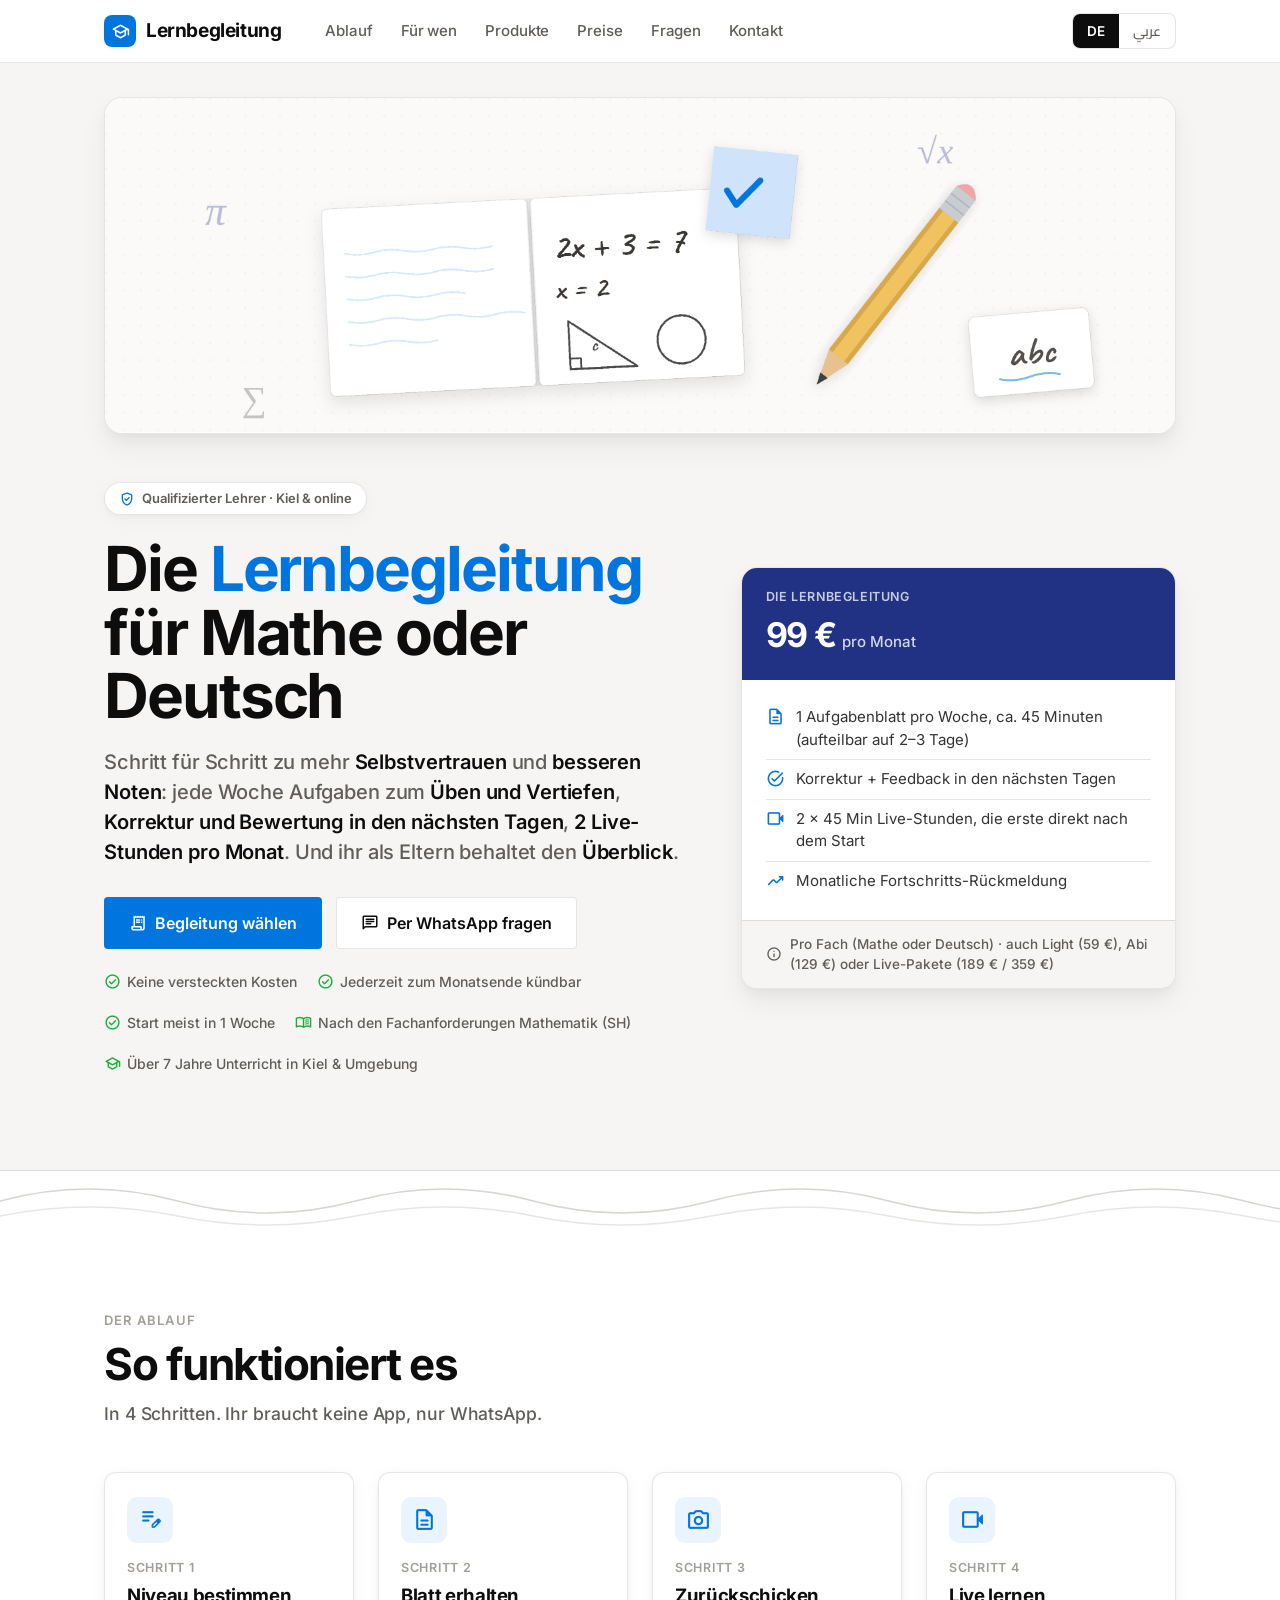
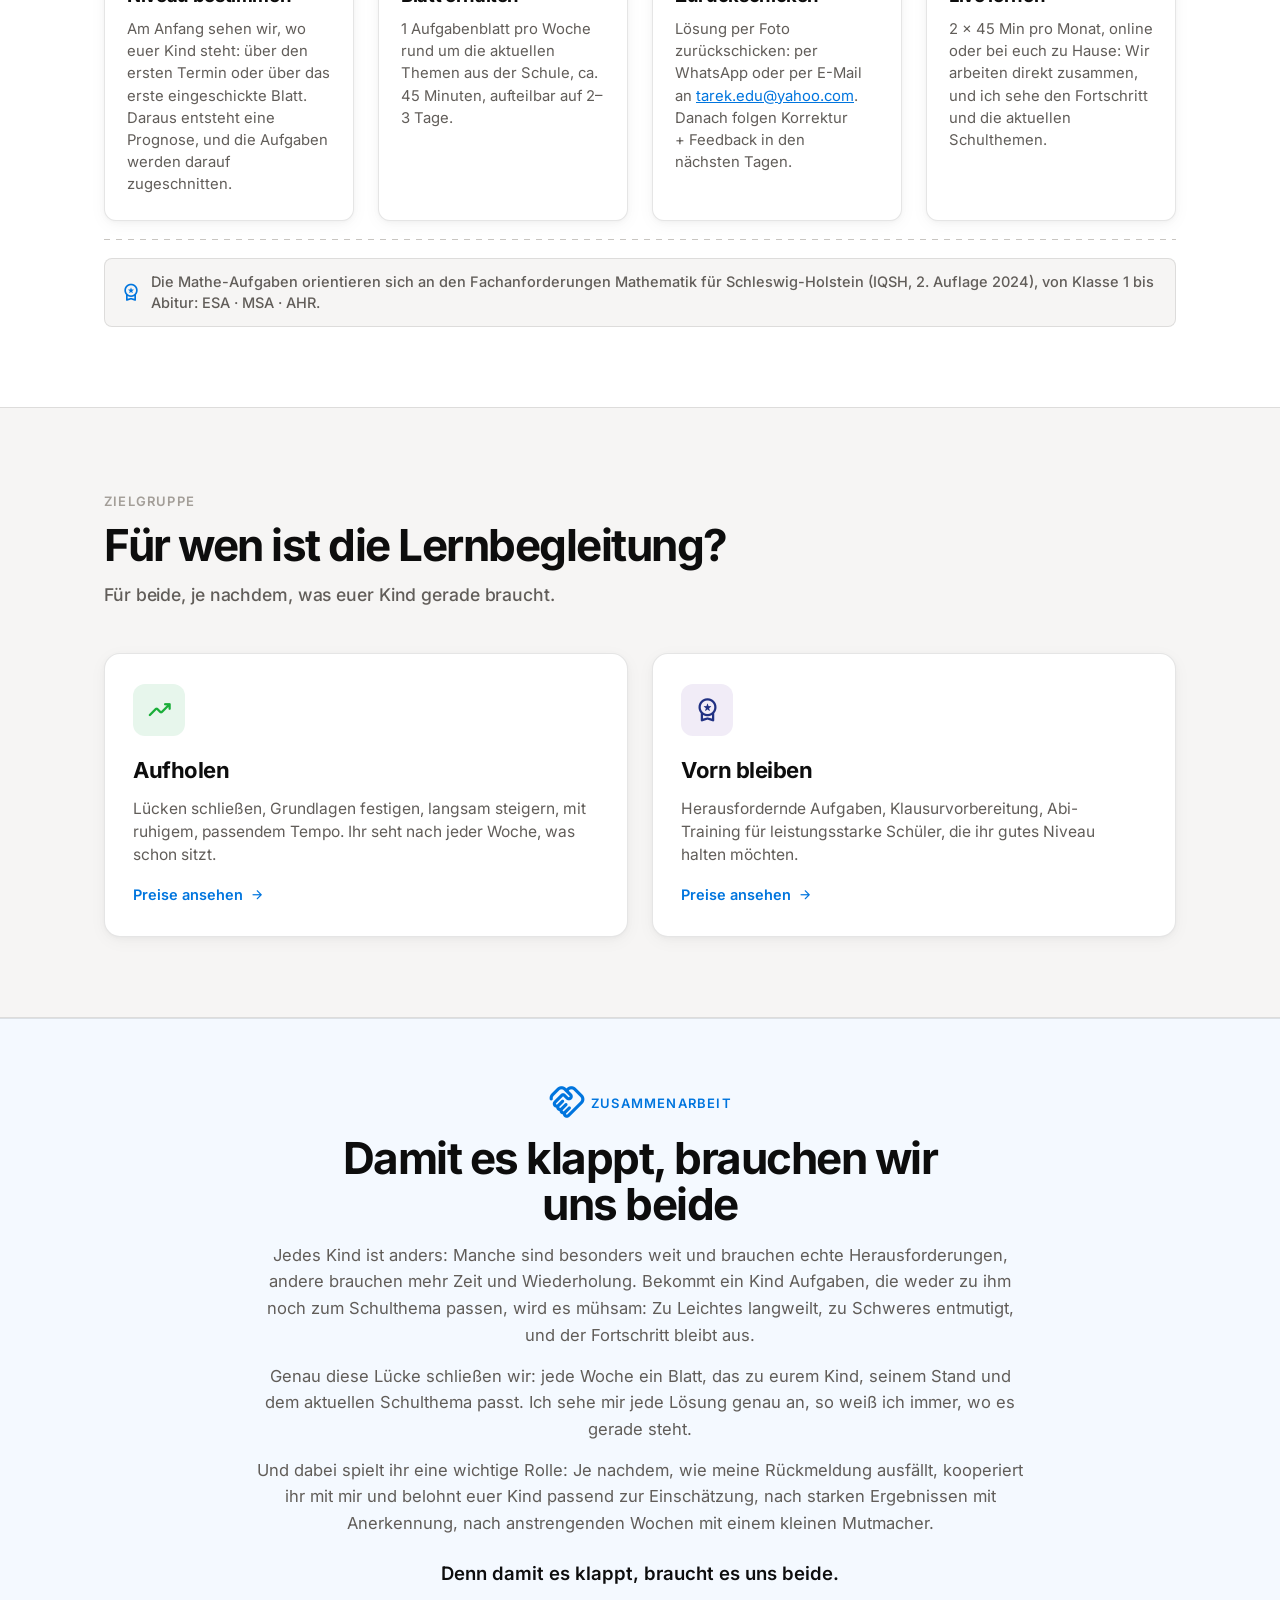
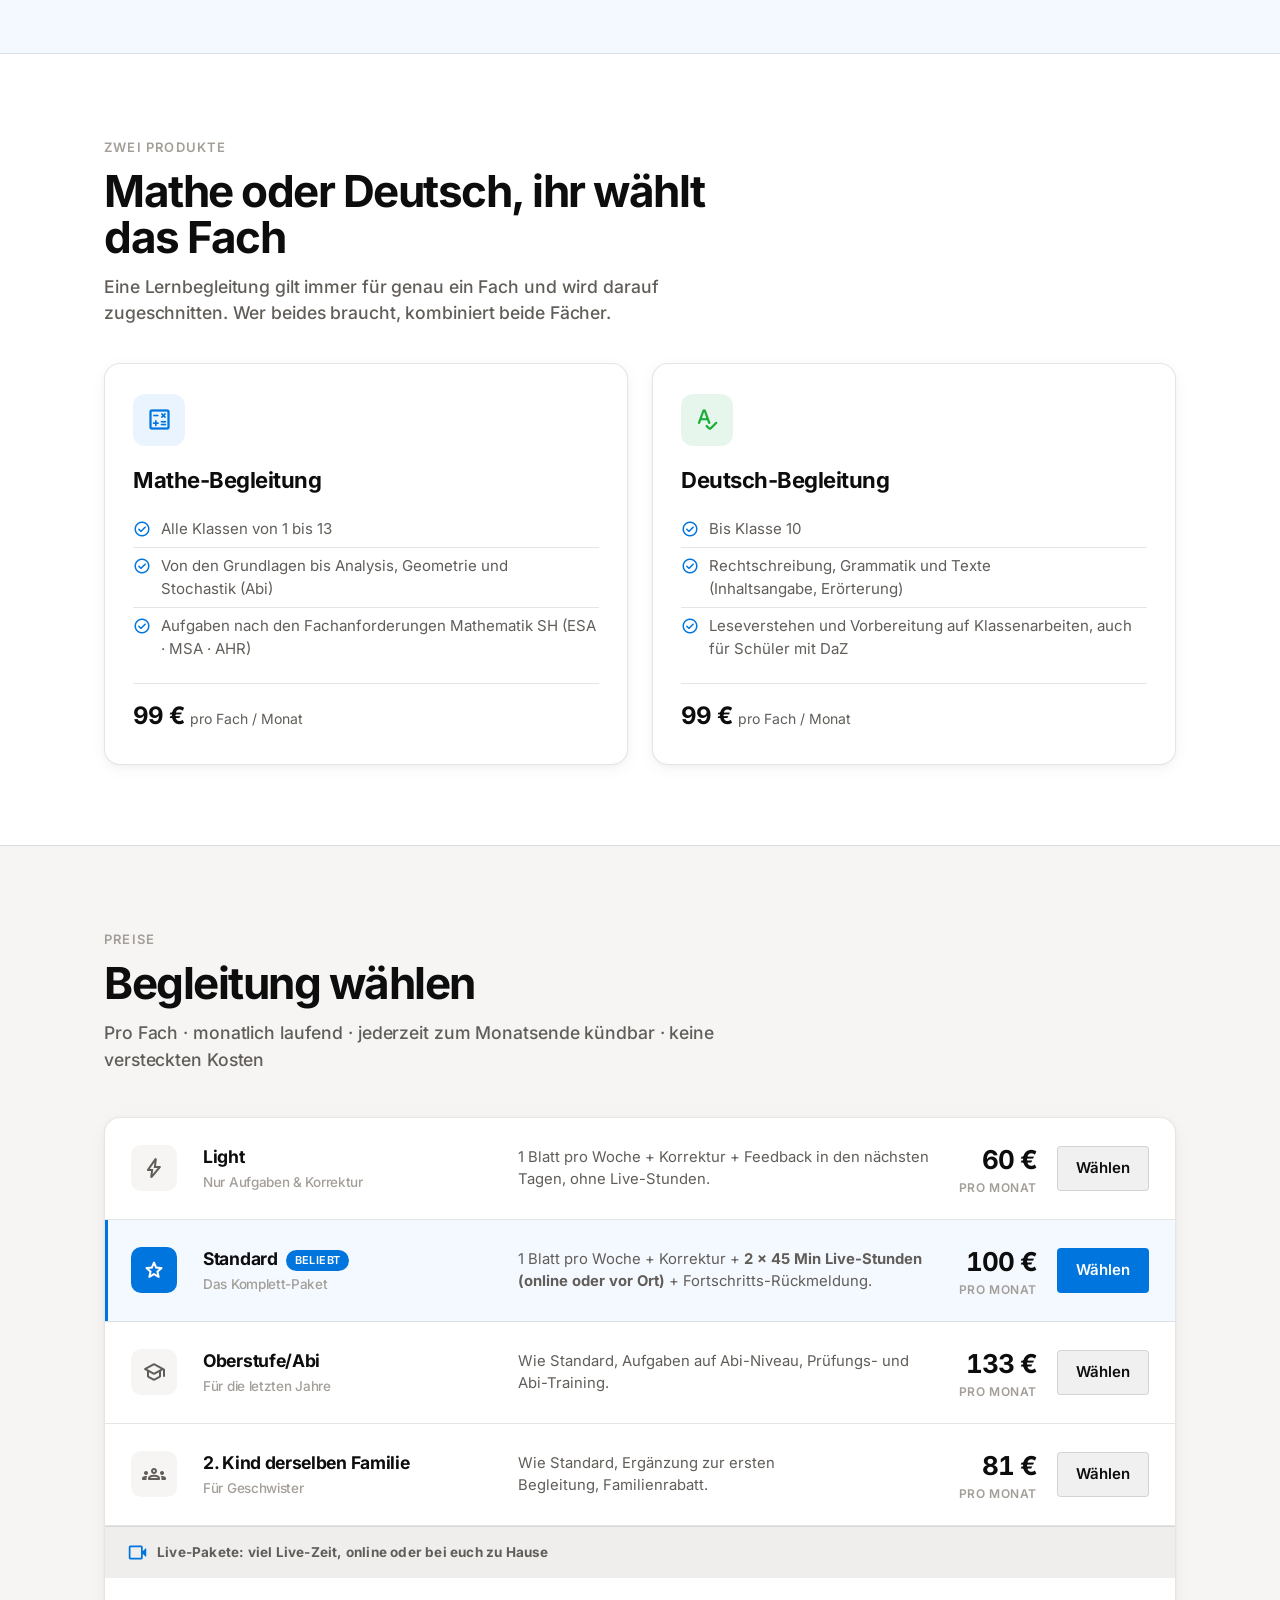
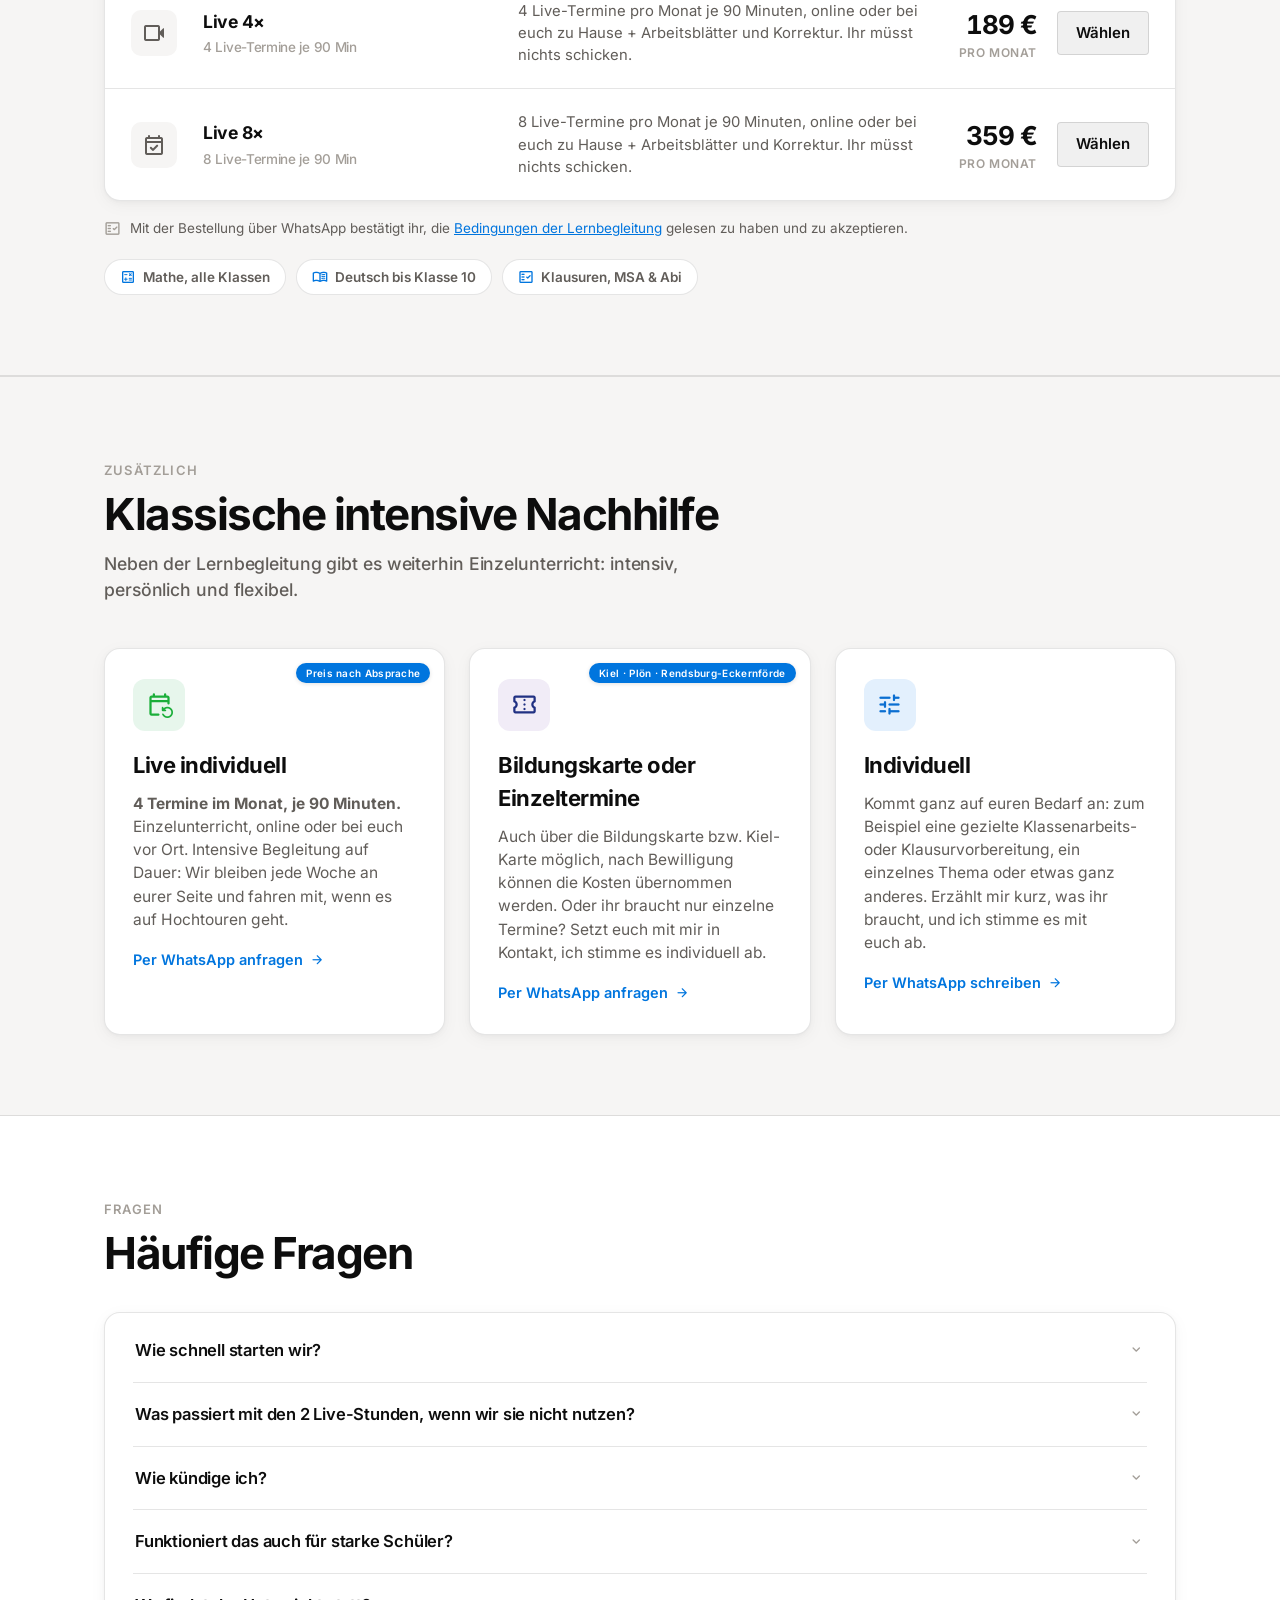
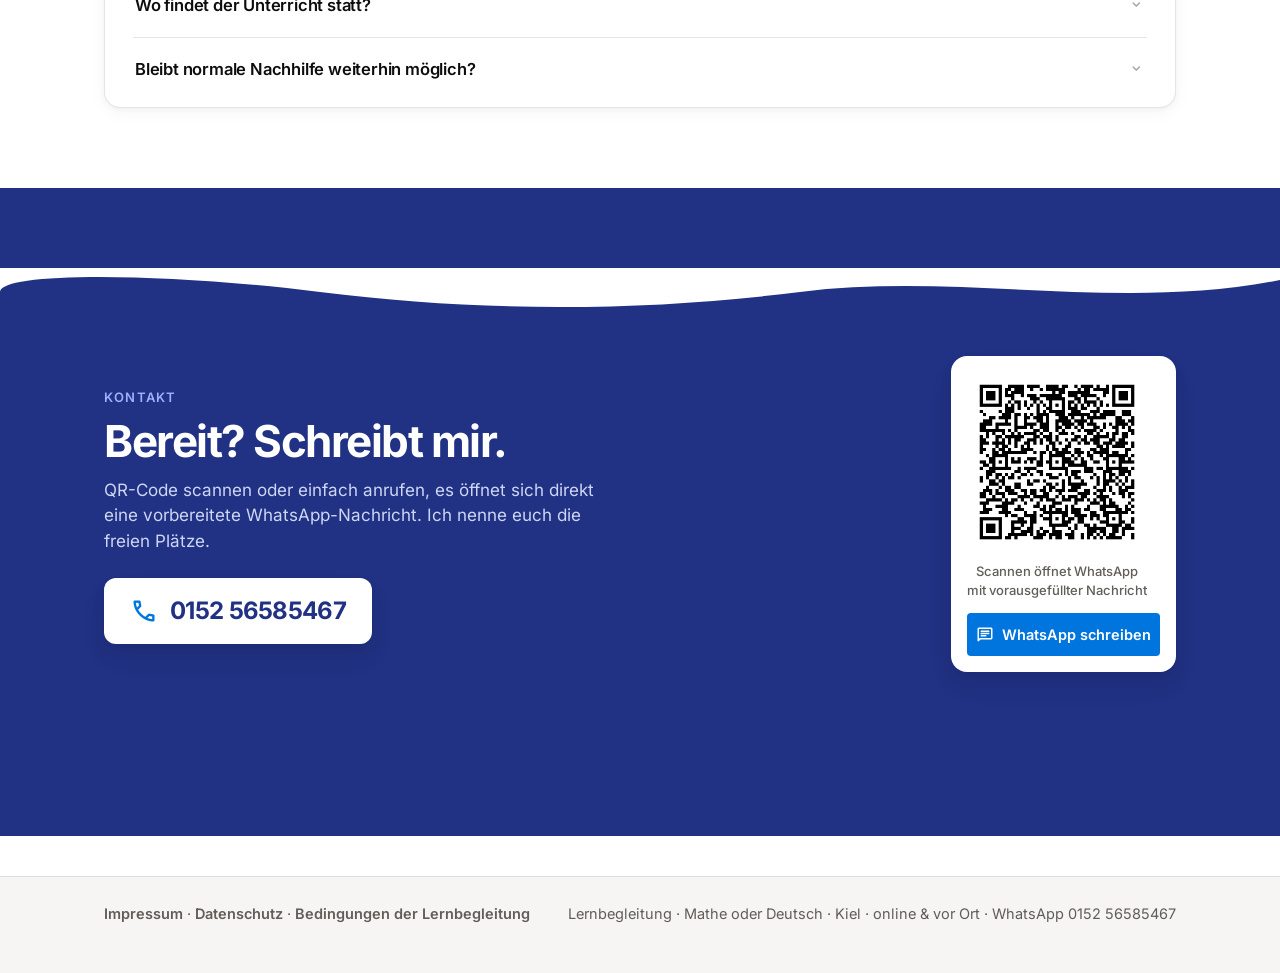
<file: index.html>
<!DOCTYPE html>
<html lang="de" dir="ltr">
<head>
<meta charset="UTF-8">
<meta name="viewport" content="width=device-width, initial-scale=1.0">
<title>Lernbegleitung Kiel · Mathe &amp; Deutsch</title>
<meta name="description" content="Wöchentliche Aufgaben zum Schulthema, Korrektur in den nächsten Tagen und 2 Live-Stunden pro Monat. Mathe (alle Klassen) und Deutsch bis Klasse 10. Kiel und online.">
<!-- Vorschau beim Teilen (WhatsApp, Facebook, Telegram) -->
<meta property="og:type" content="website">
<meta property="og:site_name" content="Lernbegleitung Kiel">
<meta property="og:locale" content="de_DE">
<meta property="og:locale:alternate" content="ar_AR">
<meta property="og:url" content="https://lernbegleitung.app/">
<meta property="og:title" content="Lernbegleitung Kiel · Mathe &amp; Deutsch">
<meta property="og:description" content="Wöchentliche Aufgaben zum Schulthema, Korrektur in den nächsten Tagen und 2 Live-Stunden pro Monat. Mathe (alle Klassen) und Deutsch bis Klasse 10. Kiel und online.">
<meta property="og:image" content="https://lernbegleitung.app/Lernbegleitung-Vorschau.png">
<meta property="og:image:width" content="2400">
<meta property="og:image:height" content="1260">
<meta property="og:image:alt" content="Lernbegleitung Kiel: Mathe und Deutsch">
<meta name="twitter:card" content="summary_large_image">
<link rel="stylesheet" href="fonts/inter.css">
<link rel="stylesheet" href="fonts/cairo.css">
<link rel="stylesheet" href="fonts/material-symbols.css">
<style>
:root{
  --ink:rgba(0,0,0,.95); --body:rgba(0,0,0,.8);
  --gray:#615d59; --gray-l:#a39e98;
  --warm:#f6f5f4; --warm2:#efeeec;
  --blue:#0075de; --blue-d:#005bab; --navy:#213183;
  --border:rgba(0,0,0,.1);
  --shadow:rgba(0,0,0,.04) 0 4px 18px, rgba(0,0,0,.027) 0 2px 7.8px, rgba(0,0,0,.02) 0 .8px 2.9px;
  --shadow-d:rgba(0,0,0,.05) 0 14px 28px, rgba(0,0,0,.04) 0 7px 15px, rgba(0,0,0,.02) 0 3px 7px;
}
*{box-sizing:border-box;margin:0;padding:0}
html{scroll-behavior:smooth}
[id]{scroll-margin-top:78px}
html[lang="ar"] body{font-family:'Cairo','Inter',system-ui,sans-serif}
body{font-family:'Inter','Cairo',system-ui,-apple-system,sans-serif;background:#fff;color:var(--ink);line-height:1.5;-webkit-font-smoothing:antialiased;text-wrap:pretty}
.wrap{max-width:1120px;margin:0 auto;padding:0 24px}
a{color:var(--blue)}
.mi{font-family:'Material Symbols Rounded';font-weight:normal;font-style:normal;line-height:1;letter-spacing:normal;text-transform:none;display:inline-block;white-space:nowrap;direction:ltr;font-variation-settings:'FILL' 0,'wght' 400,'GRAD' 0,'opsz' 24;vertical-align:middle}
.eyebrow{font-size:13px;font-weight:600;text-transform:uppercase;letter-spacing:1.2px;color:var(--gray-l)}

/* Wellen-Dekor: eigener Block, kein Überlapp mit Inhalt */
.wavedeco{display:block;width:100%;height:56px;background:#fff}
.wavedeco svg{display:block;width:100%;height:56px}

/* ---------- Nav ---------- */
nav{position:sticky;top:0;z-index:50;background:rgba(255,255,255,.92);backdrop-filter:blur(8px);border-bottom:1px solid var(--border)}
nav .row{display:flex;align-items:center;gap:16px;padding:13px 24px;max-width:1120px;margin:0 auto}
.logo{display:flex;align-items:center;gap:10px;font-weight:700;font-size:19px;letter-spacing:-.4px;color:var(--ink);text-decoration:none;flex-shrink:0}
.logo .mark{width:32px;height:32px;border-radius:8px;background:var(--blue);color:#fff;display:flex;align-items:center;justify-content:center}
.logo .mark .mi{font-size:19px}
.nav-right{display:flex;align-items:center;gap:12px;margin-left:auto}
.langtog{display:flex;border:1px solid var(--border);border-radius:8px;overflow:hidden;background:#fff}
.langtog button{border:none;background:transparent;font:inherit;font-weight:600;font-size:13.5px;padding:7px 14px;cursor:pointer;color:var(--gray)}
.langtog button.on{background:var(--ink);color:#fff}
.nav-links{display:flex;align-items:center;gap:24px;margin:0 4px 0 26px}
.nav-links a{color:var(--gray);text-decoration:none;font-size:15px;font-weight:500;padding:6px 2px;letter-spacing:-.1px}
.nav-links a:hover{color:var(--ink)}
.burger{display:none;width:40px;height:40px;border:1px solid var(--border);border-radius:9px;background:#fff;color:var(--ink);align-items:center;justify-content:center;cursor:pointer}
.burger .mi{font-size:22px}
.btn{display:inline-flex;align-items:center;justify-content:center;gap:8px;font-weight:600;font-size:15px;padding:10px 18px;border-radius:4px;text-decoration:none;border:1px solid transparent;cursor:pointer;white-space:nowrap;transition:background .15s,transform .1s}
.btn:active{transform:scale(.97)}
.btn .mi{font-size:18px}
.btn-blue{background:var(--blue);color:#fff}
.btn-blue:hover{background:var(--blue-d)}
.btn-ghost{background:rgba(0,0,0,.06);color:var(--ink);border-color:rgba(0,0,0,.12)}
.btn-ghost:hover{background:rgba(0,0,0,.11)}
.btn-line{background:#fff;color:var(--ink);border-color:var(--border)}
.btn-line:hover{background:var(--warm)}
.btn-lg{font-size:16px;padding:13px 24px}

/* ---------- Hero ---------- */
.hero{background:var(--warm);border-bottom:1px solid var(--border);position:relative;overflow:hidden}
.hero-grid{display:grid;grid-template-columns:1.15fr .85fr;gap:48px;align-items:center;padding-top:48px;padding-bottom:96px}
.badge{display:inline-flex;align-items:center;gap:7px;background:#fff;border:1px solid var(--border);border-radius:9999px;padding:6px 14px;font-size:13px;font-weight:600;color:var(--gray);box-shadow:var(--shadow)}
.badge .mi{font-size:16px;color:var(--blue)}
h1{font-size:clamp(38px,5.2vw,62px);font-weight:700;line-height:1.02;letter-spacing:-2.1px;margin-top:22px;color:var(--ink)}
h1 .hl{color:var(--blue)}
.hero p.sub{font-size:clamp(17px,1.8vw,20px);font-weight:500;color:var(--gray);max-width:52ch;margin-top:20px;letter-spacing:-.125px}
.hero p.sub b{color:var(--ink);font-weight:600}
.hero-btns{margin-top:30px;display:flex;gap:14px;flex-wrap:wrap}
.hero-trust{margin-top:22px;display:flex;gap:20px;flex-wrap:wrap;font-size:14px;font-weight:500;color:var(--gray)}
.hero-trust span{display:inline-flex;align-items:center;gap:6px}
.hero-trust .mi{font-size:17px;color:#1aae39}
.cover{margin-top:34px;border-radius:18px;overflow:hidden;border:1px solid var(--border);box-shadow:var(--shadow-d);background:#fff;animation:rise .65s .1s both}
.cover img{display:block;width:100%;height:auto}

/* Hero-Panel: ruhige Karte statt schwebender Elemente */
.hpanel{background:#fff;border:1px solid var(--border);border-radius:16px;box-shadow:var(--shadow-d);overflow:hidden}
.hpanel .head{background:var(--navy);color:#fff;padding:20px 24px}
.hpanel .head .k{font-size:12.5px;font-weight:600;letter-spacing:.6px;text-transform:uppercase;opacity:.75}
.hpanel .head .v{font-size:34px;font-weight:700;letter-spacing:-1.4px;margin-top:2px}
.hpanel .head .v small{font-size:15px;font-weight:500;letter-spacing:0;opacity:.8}
.hpanel ul{list-style:none;padding:18px 24px 20px}
.hpanel li{display:flex;gap:11px;align-items:flex-start;padding:8px 0;font-size:15px;color:var(--body);border-bottom:1px solid var(--border)}
.hpanel li:last-child{border-bottom:none}
.hpanel li .mi{font-size:19px;color:var(--blue);flex-shrink:0;margin-top:1px}
.hpanel .foot{background:var(--warm);border-top:1px solid var(--border);padding:13px 24px;font-size:13.5px;font-weight:500;color:var(--gray);display:flex;align-items:center;gap:8px}
.hpanel .foot .mi{font-size:16px}

/* ---------- Sektionen ---------- */
section{padding:80px 0}
section.alt{background:var(--warm);border-top:1px solid var(--border);border-bottom:1px solid var(--border)}
.sec-head{max-width:640px}
h2{font-size:clamp(28px,3.6vw,44px);font-weight:700;letter-spacing:-1.5px;line-height:1.05;margin-top:10px}
.sec-sub{font-size:17.5px;font-weight:500;color:var(--gray);margin-top:14px;letter-spacing:-.1px}

/* Zusammenarbeit: wir beide */
.team{background:#f4f9ff;border-top:1px solid var(--border);border-bottom:1px solid var(--border);padding:64px 0}
.team .sec-head{max-width:780px;margin:0 auto;text-align:center}
.team .teamic{font-size:38px;color:var(--blue);display:inline-block;margin-bottom:4px}
.team .eyebrow{color:var(--blue)}
.team p{font-size:16.5px;color:var(--gray);margin-top:14px;line-height:1.62}
.team p.big{font-size:18.5px;font-weight:600;color:var(--ink);margin-top:22px}

/* Ablauf: 4 Spalten, feste Rasterhöhe */
.flow{margin-top:44px;display:grid;grid-template-columns:repeat(4,1fr);gap:24px}
.step{background:#fff;border:1px solid var(--border);border-radius:12px;padding:24px 22px;box-shadow:var(--shadow);display:flex;flex-direction:column;min-height:100%}
.step .circ{width:46px;height:46px;border-radius:10px;background:#eaf4fe;display:flex;align-items:center;justify-content:center;color:var(--blue);margin-bottom:16px}
.step .circ .mi{font-size:25px}
.step .num{font-size:12.5px;font-weight:600;letter-spacing:.7px;text-transform:uppercase;color:var(--gray-l)}
.step h3{font-size:18.5px;font-weight:700;letter-spacing:-.35px;margin-top:5px}
.step p{font-size:14.8px;color:var(--gray);margin-top:8px;flex-grow:1}
.flowline{margin-top:18px;height:1px;background:repeating-linear-gradient(90deg,var(--gray-l) 0 6px,transparent 6px 12px);opacity:.6}
.fachnote{margin-top:18px;display:flex;align-items:center;gap:10px;font-size:14.5px;font-weight:500;color:var(--gray);background:var(--warm);border:1px solid var(--border);border-radius:8px;padding:12px 16px}
.fachnote .mi{color:var(--blue);font-size:20px;flex-shrink:0}

/* Zwei Zielgruppen */
.tracks{margin-top:44px;display:grid;grid-template-columns:1fr 1fr;gap:24px}
.track{background:#fff;border:1px solid var(--border);border-radius:16px;padding:30px 28px;box-shadow:var(--shadow)}
.track .ic{width:52px;height:52px;border-radius:12px;display:flex;align-items:center;justify-content:center;margin-bottom:18px}
.track .ic .mi{font-size:27px}
.t-blue .ic{background:#e3f0fd;color:#0a6ed1}
.t-green .ic{background:#e7f6ec;color:#1aae39}
.t-violet .ic{background:#f1ecf7;color:var(--navy)}
.track h3{font-size:22px;font-weight:700;letter-spacing:-.5px}
.track p{font-size:15.5px;color:var(--gray);margin-top:10px}
.track .go{display:inline-flex;align-items:center;gap:7px;margin-top:18px;font-size:14.5px;font-weight:600;color:var(--blue);text-decoration:none}
.track .go:hover{text-decoration:underline}
.track ul{list-style:none;margin-top:14px}
.track li{display:flex;gap:10px;align-items:flex-start;padding:7px 0;font-size:15px;color:var(--gray);border-bottom:1px solid var(--border)}
.track li:last-child{border-bottom:none}
.track li .mi{font-size:18px;color:var(--blue);flex-shrink:0;margin-top:2px}
.prodprice{margin-top:16px;padding-top:14px;border-top:1px solid var(--border);font-size:14px;color:var(--gray)}
.prodprice b{font-size:24px;color:var(--ink);letter-spacing:-.8px;margin-right:6px}

/* Preise als ruhige Zeilen */
.prices{margin-top:44px;background:#fff;border:1px solid var(--border);border-radius:16px;box-shadow:var(--shadow);overflow:hidden}
.prow{display:grid;grid-template-columns:52px 1.05fr 1.5fr auto auto;gap:20px;align-items:center;padding:22px 26px;border-bottom:1px solid var(--border)}
.prow:last-child{border-bottom:none}
.prow .ic{width:46px;height:46px;border-radius:10px;background:var(--warm);display:flex;align-items:center;justify-content:center;color:var(--gray)}
.prow .ic .mi{font-size:24px}
.prow .nm{font-size:17.5px;font-weight:700;letter-spacing:-.3px}
.prow .nm small{display:block;font-size:13.5px;font-weight:500;color:var(--gray-l);margin-top:2px}
.prow .inc{font-size:14.8px;color:var(--gray)}
.prow .pr{text-align:right;white-space:nowrap}
.prow .amt{font-size:26px;font-weight:700;letter-spacing:-1px;color:var(--ink)}
.prow .per{font-size:12px;font-weight:600;text-transform:uppercase;letter-spacing:.6px;color:var(--gray-l)}
.prow.best{background:#f4f9ff;position:relative}
.prow.best::before{content:"";position:absolute;left:0;top:0;bottom:0;width:3px;background:var(--blue)}
.prow.best .ic{background:var(--blue);color:#fff}
.prow.best .nm .tag{display:inline-block;background:var(--blue);color:#fff;font-size:11px;font-weight:600;letter-spacing:.4px;text-transform:uppercase;padding:2px 9px;border-radius:9999px;margin-left:8px;vertical-align:middle}
.fnote{margin-top:20px;display:flex;flex-wrap:wrap;gap:10px}
.bnote{margin-top:18px;display:flex;gap:9px;align-items:flex-start;font-size:13.5px;color:var(--gray);line-height:1.45}
.bnote .mi{font-size:17px;color:var(--gray-l);flex-shrink:0;margin-top:1px}
.livehead{display:flex;align-items:center;gap:9px;padding:15px 22px;background:var(--warm2);border-top:1px solid var(--border);font-size:13.5px;font-weight:700;letter-spacing:.2px;color:var(--gray)}
.livehead .mi{font-size:21px;color:var(--blue)}
.tagpill{display:inline-flex;align-items:center;gap:7px;background:#fff;border:1px solid var(--border);border-radius:9999px;padding:7px 15px;font-size:13.5px;font-weight:600;color:var(--gray)}
.tagpill .mi{font-size:16px;color:var(--blue)}

/* FAQ */
.faq{margin-top:36px;background:#fff;border:1px solid var(--border);border-radius:16px;box-shadow:var(--shadow);padding:6px 28px}
details{border-bottom:1px solid var(--border)}
details:last-child{border-bottom:none}
details summary{list-style:none;cursor:pointer;padding:19px 2px;display:flex;justify-content:space-between;align-items:center;gap:14px;font-size:16.5px;font-weight:600;letter-spacing:-.2px}
details summary::-webkit-details-marker{display:none}
details summary .mi{color:var(--gray-l);transition:transform .2s;flex-shrink:0}
details[open] summary .mi{transform:rotate(180deg);color:var(--blue)}
details p{padding:0 2px 19px;color:var(--gray);font-size:15.5px;max-width:76ch}

/* Kontakt */
.kontakt{background:var(--navy);color:#fff}
.kontakt .wave-top{display:block;width:100%;height:48px}
.kontakt .wave-top svg{display:block;width:100%;height:48px}
.kontakt-grid{display:grid;grid-template-columns:1.1fr auto;gap:44px;align-items:center;padding-top:40px;padding-bottom:84px}
.kontakt .eyebrow{color:#9db1ff}
.kontakt h2{color:#fff}
.kontakt p{color:#cdd6f5;font-size:17px;margin-top:14px;max-width:48ch}
.telcard{display:inline-flex;align-items:center;gap:12px;background:#fff;color:var(--navy);border-radius:12px;padding:15px 26px;margin-top:24px;text-decoration:none;box-shadow:var(--shadow-d);transition:transform .12s}
.telcard:hover{transform:translateY(-2px)}
.telcard .mi{font-size:28px;color:var(--blue)}
.telcard .n{font-size:24px;font-weight:700;letter-spacing:-.7px}
.qrbox{background:#fff;border-radius:16px;padding:16px;box-shadow:var(--shadow-d);text-align:center;justify-self:end}
.qrbox img{display:block;width:180px;height:180px;border-radius:8px}
.qrbox .cap{color:var(--gray);font-size:13px;font-weight:500;margin-top:10px;max-width:180px}

/* Rechtliches + Footer */
.legal{padding:72px 0 8px}
.legal h2{font-size:26px}
.legal h3{font-size:18.5px;font-weight:700;letter-spacing:-.4px;margin:26px 0 6px}
.legal p,.legal li{font-size:15.4px;color:var(--gray)}
.legal ul{margin:6px 0 6px 20px}
html[lang="ar"] .legal ul{margin:6px 20px 6px 0}
footer{border-top:1px solid var(--border);margin-top:40px;padding:26px 0 48px;background:var(--warm)}
footer .row{display:flex;justify-content:space-between;gap:14px;flex-wrap:wrap;font-size:14.5px;color:var(--gray)}
.ltrnum{unicode-bidi:isolate;direction:ltr;display:inline-block}
.qrbtn{width:100%;margin-top:12px;font-size:14.5px;padding:10px 8px}
footer a{color:var(--gray);text-decoration:none;font-weight:600}
footer a:hover{color:var(--ink)}

/* ---------- Responsive ---------- */
@media (max-width:940px){
  .hero-grid{grid-template-columns:1fr;gap:36px;padding-top:36px;padding-bottom:72px}
  .flow{grid-template-columns:1fr 1fr}
  .tracks{grid-template-columns:1fr}
  .kontakt-grid{grid-template-columns:1fr;padding-top:24px;padding-bottom:64px}
  .qrbox{justify-self:start}
  .nav-links{position:absolute;left:0;right:0;top:100%;display:block;margin:0;background:#fff;border-bottom:1px solid var(--border);box-shadow:0 16px 30px rgba(0,0,0,.07);padding:8px 24px 12px;opacity:0;visibility:hidden;transform:translateY(-8px);transition:opacity .18s ease,transform .18s ease,visibility .18s}
  nav.open .nav-links{opacity:1;visibility:visible;transform:none}
  .nav-links a{display:block;padding:13px 0;font-size:16px;border-bottom:1px solid var(--border)}
  .nav-links a:last-child{border-bottom:none}
  .burger{display:inline-flex}
}
@media (max-width:640px){
  .flow{grid-template-columns:1fr}
  .prow{grid-template-columns:46px 1fr;grid-template-areas:"ic nm" "inc inc" "pr pr" "go go";row-gap:12px;gap:14px}
  .prow .ic{grid-area:ic}.prow .nm{grid-area:nm}.prow .inc{grid-area:inc}
  .prow .pr{grid-area:pr;text-align:start}.prow .go{grid-area:go;justify-self:end}
  .faq{padding:4px 18px}
  section{padding:56px 0}
}
/* ---------- Motion ---------- */
@keyframes rise{from{opacity:0;transform:translateY(16px)}to{opacity:1;transform:none}}
@keyframes langfade{from{opacity:.25}to{opacity:1}}
@keyframes wavego{from{transform:translateX(0)}to{transform:translateX(-400px)}}
body.langfade{animation:langfade .4s ease}
.hero .badge{animation:rise .5s .05s both}
.hero h1{animation:rise .6s .16s both}
.hero .sub{animation:rise .6s .3s both}
.hero-btns{animation:rise .6s .44s both}
.hero-trust{animation:rise .6s .58s both}
.hpanel{animation:rise .7s .34s both}
/* Reveal: einblenden beim Kommen, ausblenden beim Weiterziehen, reversibel */
@keyframes rvIn{from{opacity:0;transform:translateY(34px)}to{opacity:1;transform:translateY(0)}}
@keyframes rvOut{from{opacity:1;transform:translateY(0)}to{opacity:0;transform:translateY(-24px)}}
.rv-in{animation:rvIn .8s cubic-bezier(.2,.6,.2,1) both}
.rv-out{opacity:0;animation:rvOut .55s cubic-bezier(.45,0,.75,.35) both}
.flow .step:nth-child(2){animation-delay:.07s}
.flow .step:nth-child(3){animation-delay:.14s}
.flow .step:nth-child(4){animation-delay:.21s}
.tracks .track:nth-child(2){animation-delay:.09s}
.amt,.cnt{font-variant-numeric:tabular-nums}
nav{transition:box-shadow .25s ease,border-color .25s ease}
nav.scrolled{box-shadow:0 1px 10px rgba(0,0,0,.07);border-color:transparent}
details[open] p{animation:rise .3s .03s both}
.step,.track,.faq{transition:transform .2s ease,box-shadow .2s ease,border-color .2s ease}
.step:hover,.track:hover{transform:translateY(-3px);box-shadow:0 12px 28px rgba(0,0,0,.08);border-color:rgba(0,0,0,.2)}
.prow{transition:background-color .15s ease}
.prow:hover{background:#fafaf9}
.prow.best:hover{background:#f0f6fd}
details summary{transition:color .15s ease}
details summary:hover{color:var(--blue)}
.tagpill:hover{border-color:rgba(0,0,0,.3);color:var(--ink)}
.btn{transition:background .15s ease,transform .12s ease,box-shadow .15s ease}
.btn:hover{transform:translateY(-1px)}
.langtog button{transition:background .2s ease,color .2s ease}
.w1{animation:wavego 10s linear infinite}
.w2{animation:wavego 14s linear infinite}
@media (prefers-reduced-motion:reduce){
  @keyframes rvIn{from{opacity:0}to{opacity:1}}
  @keyframes rvOut{from{opacity:1}to{opacity:0}}
  .rv-in{animation:rvIn .55s ease both}
  .rv-out{opacity:0;animation:rvOut .5s ease both}
  .hero .badge,.hero h1,.hero .sub,.hero-btns,.hero-trust,.hpanel,.cover{animation:none!important}
  details[open] p{animation:none!important}
  .w1{animation:wavego 36s linear infinite}
  .w2{animation:wavego 52s linear infinite}
  html{scroll-behavior:auto!important}
  *{transition:none!important}
}
@media print{.rv-in,.rv-out{animation:none!important;opacity:1!important;transform:none!important}}
/* RTL: Richtungspfeile spiegeln */
html[lang="ar"] .go .mi{transform:scaleX(-1)}

/* Intensiv-Sektion: Labels + 3 Spalten */
#intensiv .track{position:relative}
#intensiv .tracks{grid-template-columns:repeat(3,1fr)}
.plabel{position:absolute;top:14px;inset-inline-end:14px;background:var(--blue);color:#fff;font-size:12px;font-weight:700;padding:4px 12px;border-radius:9999px;letter-spacing:.3px;box-shadow:0 1px 4px rgba(0,0,0,.12)}
.plabel-sm{font-size:10px;font-weight:600;padding:4px 10px;border-radius:10px;max-width:64%;line-height:1.25;text-align:center}
@media (max-width:940px){#intensiv .tracks{grid-template-columns:1fr}}
</style>
</head>
<body>

<nav id="topnav">
  <div class="row">
    <a class="logo" href="#"><span class="mark"><span class="mi">school</span></span>Lernbegleitung</a>
    <div class="nav-links" id="navlinks">
      <a href="#ablauf" data-ar="طريقة العمل">Ablauf</a>
      <a href="#fuerwen" data-ar="لمن المتابعة">Für wen</a>
      <a href="#produkte" data-ar="منتجان">Produkte</a>
      <a href="#preise" data-ar="الأسعار">Preise</a>
      <a href="#faq" data-ar="أسئلة">Fragen</a>
      <a href="#kontakt" data-ar="تواصل">Kontakt</a>
    </div>
    <div class="nav-right">
      <div class="langtog" role="group" aria-label="Sprache / اللغة">
        <button id="langDe" class="on" onclick="setLang('de')" type="button">DE</button>
        <button id="langAr" onclick="setLang('ar')" type="button">عربي</button>
      </div>
      <button class="burger" id="burger" type="button" aria-label="Menü öffnen" aria-expanded="false" onclick="toggleMenu()"><span class="mi">menu</span></button>
    </div>
  </div>
</nav>

<header class="hero">
  <div class="wrap">
    <div class="cover"><img src="Lernbegleitung-Cover.png" alt="Aufgabenheft, Bleistift und Lernkarten auf einem Schreibtisch" decoding="async"></div>
  </div>
  <div class="wrap hero-grid">
    <div>
      <span class="badge"><span class="mi">verified_user</span><span data-ar="معلم مؤهَّل · في كيل وعن بُعد">Qualifizierter Lehrer · Kiel &amp; online</span></span>
      <h1><span data-ar-html='<span class="hl">المتابعة</span> الدراسية<br>للرياضيات أو الألمانية'>Die <span class="hl">Lernbegleitung</span><br>für Mathe oder Deutsch</span></h1>
      <p class="sub" data-ar-html='خطوة بخطوة نحو المزيد من <b>الثقة بالنفس</b> و<b>درجات أفضل</b>: كل أسبوع تمارين <b>للتدريب والتعميق</b>، مع <b>التصحيح والتقييم خلال الأيام التالية</b>، و<b>حصتان مباشرتان في الشهر</b>. وأنتم كأهل تبقون على <b>اطلاع دائم</b>.'>Schritt für Schritt zu mehr <b>Selbstvertrauen</b> und <b>besseren Noten</b>: jede Woche Aufgaben zum <b>Üben und Vertiefen</b>, <b>Korrektur und Bewertung in den nächsten Tagen</b>, <b>2 Live-Stunden pro Monat</b>. Und ihr als Eltern behaltet den <b>Überblick</b>.</p>
      <div class="hero-btns">
        <a class="btn btn-blue btn-lg" href="#preise"><span class="mi">receipt_long</span><span data-ar="اختيار الباقة">Begleitung wählen</span></a>
        <a class="btn btn-line btn-lg" href="https://wa.me/4915256585467?text=Hallo%2C%20ich%20interessiere%20mich%20f%C3%BCr%20Nachhilfe%20%E2%80%94%20Lernbegleitung%20oder%20Einzelunterricht." target="_blank" rel="noopener"><span class="mi">chat</span><span data-ar="اسألوا عبر واتساب">Per WhatsApp fragen</span></a>
      </div>
      <div class="hero-trust">
        <span><span class="mi">check_circle</span><span data-ar="بدون تكاليف مخفية">Keine versteckten Kosten</span></span>
        <span><span class="mi">check_circle</span><span data-ar="إلغاء في أي وقت بنهاية الشهر">Jederzeit zum Monatsende kündbar</span></span>
        <span><span class="mi">check_circle</span><span data-ar="البدء عادة خلال أسبوع">Start meist in 1 Woche</span></span>
        <span><span class="mi">menu_book</span><span data-ar="وفق متطلبات الرياضيات (Fachanforderungen SH)">Nach den Fachanforderungen Mathematik (SH)</span></span>
        <span><span class="mi">school</span><span data-ar="أكثر من 7 سنوات من الخبرة في التدريس في كيل والمناطق المحيطة">Über 7 Jahre Unterricht in Kiel &amp; Umgebung</span></span>
      </div>
    </div>

    <div class="hpanel">
      <div class="head">
        <div class="k" data-ar="المتابعة الدراسية">Die Lernbegleitung</div>
        <div class="v"><span class="cnt" data-count="99" data-from="139">99</span> € <small data-ar="شهريًا">pro Monat</small></div>
      </div>
      <ul>
        <li><span class="mi">description</span><span data-ar="ورقة تمارين واحدة كل أسبوع، حوالي 45 دقيقة (يمكن توزيعها على 2–3 أيام)">1 Aufgabenblatt pro Woche, ca. 45 Minuten (aufteilbar auf 2–3 Tage)</span></li>
        <li><span class="mi">task_alt</span><span data-ar="تصحيح + ملاحظة خلال الأيام التالية">Korrektur + Feedback in den nächsten Tagen</span></li>
        <li><span class="mi">videocam</span><span data-ar="2 × 45 دقيقة مباشرة، الأولى فور البدء">2 × 45 Min Live-Stunden, die erste direkt nach dem Start</span></li>
        <li><span class="mi">trending_up</span><span data-ar="ملاحظة شهرية عن التقدم">Monatliche Fortschritts-Rückmeldung</span></li>
      </ul>
      <div class="foot"><span class="mi">info</span><span data-ar="لكل مادة (رياضيات أو ألمانية) · يتوفر أيضًا Light (59 €) و Abi (129 €) وباقة Live (189 € / 359 €)">Pro Fach (Mathe oder Deutsch) · auch Light (59 €), Abi (129 €) oder Live-Pakete (189 € / 359 €)</span></div>
    </div>
  </div>
</header>

<!-- Wellen-Dekor: eigener Streifen, überlappt nichts -->
<div class="wavedeco" aria-hidden="true">
  <svg viewBox="0 0 1440 56" preserveAspectRatio="none">
    <path class="w1" d="M-400 30 q 100 -24, 200 0 t 200 0 t 200 0 t 200 0 t 200 0 t 200 0 t 200 0 t 200 0 t 200 0 t 200 0 t 200 0 t 200 0" fill="none" stroke="#d7d5d1" stroke-width="1.5"/>
    <path class="w2" d="M-400 45 q 100 -18, 200 0 t 200 0 t 200 0 t 200 0 t 200 0 t 200 0 t 200 0 t 200 0 t 200 0 t 200 0 t 200 0 t 200 0" fill="none" stroke="#e8e6e3" stroke-width="1.5"/>
  </svg>
</div>

<!-- ============ ABLAUF ============ -->
<section id="ablauf">
  <div class="wrap">
    <div class="sec-head">
      <span class="eyebrow" data-ar="طريقة العمل">Der Ablauf</span>
      <h2 data-ar="كيف تعمل المتابعة الدراسية">So funktioniert es</h2>
      <p class="sec-sub" data-ar="أربع خطوات، لا تحتاجون إلى تطبيق، فقط واتساب.">In 4 Schritten. Ihr braucht keine App, nur WhatsApp.</p>
    </div>

    <div class="flow">
      <div class="step">
        <div class="circ"><span class="mi">edit_note</span></div>
        <span class="num" data-ar="الخطوة 1">Schritt 1</span>
        <h3 data-ar="تحديد المستوى">Niveau bestimmen</h3>
        <p data-ar="في البداية نرى أين وصل ولدكم أو ابنتكم، سواء عبر الموعد الأول أو عبر إرسال أول ورقة. ومن ذلك نضع التوقّعات، وتُضبط التمارين على أساسها.">Am Anfang sehen wir, wo euer Kind steht: über den ersten Termin oder über das erste eingeschickte Blatt. Daraus entsteht eine Prognose, und die Aufgaben werden darauf zugeschnitten.</p>
      </div>
      <div class="step">
        <div class="circ"><span class="mi">description</span></div>
        <span class="num" data-ar="الخطوة 2">Schritt 2</span>
        <h3 data-ar="استلموا الورقة">Blatt erhalten</h3>
        <p data-ar="ورقة تمارين واحدة كل أسبوع حول الموضوعات الحالية في المدرسة، حوالي 45 دقيقة، ويمكن توزيعها على 2–3 أيام.">1 Aufgabenblatt pro Woche rund um die aktuellen Themen aus der Schule, ca. 45 Minuten, aufteilbar auf 2–3 Tage.</p>
      </div>
      <div class="step">
        <div class="circ"><span class="mi">photo_camera</span></div>
        <span class="num" data-ar="الخطوة 3">Schritt 3</span>
        <h3 data-ar="أعيدوا الحل">Zurückschicken</h3>
        <p data-ar='صورة الحل: إرسالها عبر واتساب أو بالبريد الإلكتروني إلى <a href="mailto:tarek.edu@yahoo.com">tarek.edu@yahoo.com</a>، ثم التصحيح والملاحظة خلال الأيام التالية.'>Lösung per Foto zurückschicken: per WhatsApp oder per E-Mail an <a href="mailto:tarek.edu@yahoo.com">tarek.edu@yahoo.com</a>. Danach folgen Korrektur + Feedback in den nächsten Tagen.</p>
      </div>
      <div class="step">
        <div class="circ"><span class="mi">videocam</span></div>
        <span class="num" data-ar="الخطوة 4">Schritt 4</span>
        <h3 data-ar="حصتان مباشرتان">Live lernen</h3>
        <p data-ar="حصتان مباشرتان شهريًا (2 × 45 دقيقة)، عبر الإنترنت أو في بيتكم: نعمل معًا مباشرة، وأرى من خلالهما التقدّم والموضوعات الحالية في المدرسة.">2 × 45 Min pro Monat, online oder bei euch zu Hause: Wir arbeiten direkt zusammen, und ich sehe den Fortschritt und die aktuellen Schulthemen.</p>
      </div>
    </div>
    <div class="flowline"></div>
    <div class="fachnote"><span class="mi">workspace_premium</span><span data-ar="تماريننا في الرياضيات تتبع متطلبات مادة الرياضيات (Fachanforderungen) في شليسفيغ-هولشتاين (IQSH، الطبعة الثانية 2024)، من الصف 1 حتى Abitur: ESA · MSA · AHR.">Die Mathe-Aufgaben orientieren sich an den Fachanforderungen Mathematik für Schleswig-Holstein (IQSH, 2. Auflage 2024), von Klasse 1 bis Abitur: ESA · MSA · AHR.</span></div>
  </div>
</section>

<!-- ============ FÜR WEN ============ -->
<section class="alt" id="fuerwen">
  <div class="wrap">
    <div class="sec-head">
      <span class="eyebrow" data-ar="لمن المتابعة">Zielgruppe</span>
      <h2 data-ar="لمن هذه المتابعة الدراسية؟">Für wen ist die Lernbegleitung?</h2>
      <p class="sec-sub" data-ar="للفئتين، بحسب ما يحتاجه ولدكم أو ابنتكم الآن.">Für beide, je nachdem, was euer Kind gerade braucht.</p>
    </div>

    <div class="tracks">
      <div class="track t-green">
        <div class="ic"><span class="mi">trending_up</span></div>
        <h3 data-ar="سدّ الفجوات">Aufholen</h3>
        <p data-ar="معالجة الثغرات وتقوية الأساسيات والتقدّم تدريجيًا بوتيرة هادئة تناسب مستوى ولدكم أو ابنتكم، تعرفون بعد كل أسبوع ما الذي أتقنه فعلًا.">Lücken schließen, Grundlagen festigen, langsam steigern, mit ruhigem, passendem Tempo. Ihr seht nach jeder Woche, was schon sitzt.</p>
        <a class="go" href="#preise"><span data-ar="عرض الأسعار">Preise ansehen</span> <span class="mi">arrow_forward</span></a>
      </div>
      <div class="track t-violet">
        <div class="ic"><span class="mi">workspace_premium</span></div>
        <h3 data-ar="البقاء في المقدمة">Vorn bleiben</h3>
        <p data-ar="تمارين تحدٍّ، والاستعداد للاختبارات، والتدريب على Abitur، للطلاب المتفوقين الذين يريدون الحفاظ على مستواهم الجيد.">Herausfordernde Aufgaben, Klausurvorbereitung, Abi-Training für leistungsstarke Schüler, die ihr gutes Niveau halten möchten.</p>
        <a class="go" href="#preise"><span data-ar="عرض الأسعار">Preise ansehen</span> <span class="mi">arrow_forward</span></a>
      </div>
    </div>
  </div>
</section>

<!-- ============ ZUSAMMENARBEIT ============ -->
<section class="team" id="zusammen">
  <div class="wrap">
    <div class="sec-head">
      <span class="mi teamic">handshake</span>
      <span class="eyebrow" data-ar="التعاون">Zusammenarbeit</span>
      <h2 data-ar="لكي ينجح الأمر، نحتاج إلى بعضنا البعض">Damit es klappt, brauchen wir uns beide</h2>
      <p data-ar="كل طفل مختلف: بعض الأطفال متقدّمون جدًا ويحتاجون تحديات حقيقية، وآخرون يحتاجون وقتًا أطول وتكرارًا أكثر. وإذا استلم ولدكم أو ابنتكم تمارين لا تناسب مستواه ولا موضوع المدرسة، يصبح الأمر مُتعِبًا: السهل جدًا يُسبِّب الملل، والصعب جدًا يُثبِّط، وفي النهاية لا يتحقق التقدّم.">Jedes Kind ist anders: Manche sind besonders weit und brauchen echte Herausforderungen, andere brauchen mehr Zeit und Wiederholung. Bekommt ein Kind Aufgaben, die weder zu ihm noch zum Schulthema passen, wird es mühsam: Zu Leichtes langweilt, zu Schweres entmutigt, und der Fortschritt bleibt aus.</p>
      <p data-ar="هذه الفجوة نعمل على سدّها: ورقة كل أسبوع مصمّمة تمامًا لمستوى ولدكم أو ابنتكم ولموضوع الأسبوع في المدرسة. أنا أطّلع على كل حل بدقة، وبذلك أعرف دائمًا أين وصل ولدكم أو ابنتكم.">Genau diese Lücke schließen wir: jede Woche ein Blatt, das zu eurem Kind, seinem Stand und dem aktuellen Schulthema passt. Ich sehe mir jede Lösung genau an, so weiß ich immer, wo es gerade steht.</p>
      <p data-ar="ولكم دور مهم في ذلك: بحسب ملاحظتي وتقييمي، تتعاونون معي وتكافئون ولدكم أو ابنتكم بما يناسب هذه الملاحظة، بعد نتائج قوية يكون التقدير، وبعد أسابيع متعبة تكون كلمة تشجيع صغيرة.">Und dabei spielt ihr eine wichtige Rolle: Je nachdem, wie meine Rückmeldung ausfällt, kooperiert ihr mit mir und belohnt euer Kind passend zur Einschätzung, nach starken Ergebnissen mit Anerkennung, nach anstrengenden Wochen mit einem kleinen Mutmacher.</p>
      <p class="big" data-ar="فلكي ينجح الأمر في النهاية، نحتاج إلى بعضنا البعض.">Denn damit es klappt, braucht es uns beide.</p>
    </div>
  </div>
</section>

<!-- ============ ZWEI PRODUKTE ============ -->
<section id="produkte">
  <div class="wrap">
    <div class="sec-head">
      <span class="eyebrow" data-ar="منتجان">Zwei Produkte</span>
      <h2 data-ar="اختيار المادة: رياضيات أو ألمانية">Mathe oder Deutsch, ihr wählt das Fach</h2>
      <p class="sec-sub" data-ar="المتابعة الدراسية تشمل دائمًا مادة واحدة وتُصمَّم خصيصًا لها. ومن يحتاج المادتين يجمع بين متابعتين.">Eine Lernbegleitung gilt immer für genau ein Fach und wird darauf zugeschnitten. Wer beides braucht, kombiniert beide Fächer.</p>
    </div>
    <div class="tracks" style="margin-top:36px">
      <div class="track">
        <div class="ic" style="background:#eaf4fe;color:var(--blue)"><span class="mi">calculate</span></div>
        <h3 data-ar="المتابعة في الرياضيات">Mathe-Begleitung</h3>
        <ul>
          <li><span class="mi">check_circle</span><span data-ar="جميع الصفوف من 1 إلى 13">Alle Klassen von 1 bis 13</span></li>
          <li><span class="mi">check_circle</span><span data-ar="من الأساسيات حتى Analysis, Geometrie und Stochastik (Abitur)">Von den Grundlagen bis Analysis, Geometrie und Stochastik (Abi)</span></li>
          <li><span class="mi">check_circle</span><span data-ar="متطلبات الرياضيات (Fachanforderungen SH)، ESA · MSA · AHR">Aufgaben nach den Fachanforderungen Mathematik SH (ESA · MSA · AHR)</span></li>
        </ul>
        <div class="prodprice"><b>99 €</b><span data-ar="لكل مادة / شهريًا">pro Fach / Monat</span></div>
      </div>
      <div class="track">
        <div class="ic" style="background:#e7f6ec;color:#1aae39"><span class="mi">spellcheck</span></div>
        <h3 data-ar="المتابعة في الألمانية">Deutsch-Begleitung</h3>
        <ul>
          <li><span class="mi">check_circle</span><span data-ar="حتى الصف 10">Bis Klasse 10</span></li>
          <li><span class="mi">check_circle</span><span data-ar="الإملاء، قواعد اللغة والنصوص (Inhaltsangabe, Erörterung)">Rechtschreibung, Grammatik und Texte (Inhaltsangabe, Erörterung)</span></li>
          <li><span class="mi">check_circle</span><span data-ar="الفهم القرائي والاستعداد للاختبارات، وأيضًا لطلاب صفوف الألمانية كلغة ثانية (DaZ)">Leseverstehen und Vorbereitung auf Klassenarbeiten, auch für Schüler mit DaZ</span></li>
        </ul>
        <div class="prodprice"><b>99 €</b><span data-ar="لكل مادة / شهريًا">pro Fach / Monat</span></div>
      </div>
    </div>
  </div>
</section>

<!-- ============ PREISE ============ -->
<section class="alt" id="preise">
  <div class="wrap">
    <div class="sec-head">
      <span class="eyebrow" data-ar="الأسعار">Preise</span>
      <h2 data-ar="اختيار الباقة">Begleitung wählen</h2>
      <p class="sec-sub" data-ar="لكل مادة · متابعة شهرية · إلغاء في أي وقت بنهاية الشهر · بدون تكاليف مخفية">Pro Fach · monatlich laufend · jederzeit zum Monatsende kündbar · keine versteckten Kosten</p>
    </div>

    <div class="prices">
      <div class="prow">
        <div class="ic"><span class="mi">bolt</span></div>
        <div class="nm"><span data-ar="الخفيفة (Light)">Light</span><small data-ar="تمارين وتصحيح فقط">Nur Aufgaben &amp; Korrektur</small></div>
        <div class="inc" data-ar="ورقة كل أسبوع + تصحيح + ملاحظة خلال الأيام التالية، بدون حصص مباشرة.">1 Blatt pro Woche + Korrektur + Feedback in den nächsten Tagen, ohne Live-Stunden.</div>
        <div class="pr"><div class="amt"><span class="cnt" data-count="59" data-from="89">59</span> €</div><div class="per" data-ar="شهريًا">pro Monat</div></div>
        <a class="btn btn-ghost go" href="https://wa.me/4915256585467?text=Hallo!%20Ich%20habe%20auf%20der%20Website%20gew%C3%A4hlt%3A%20Lernbegleitung%20Light%20(59%20%E2%82%AC%2FMonat%2C%20Mathe%20oder%20Deutsch).%20Wir%20m%C3%B6chten%20starten." target="_blank" rel="noopener" data-ar="طلب">Wählen</a>
      </div>
      <div class="prow best">
        <div class="ic"><span class="mi">star</span></div>
        <div class="nm"><span data-ar="القياسية (Standard)">Standard</span><span class="tag" data-ar="الأكثر اختيارًا">Beliebt</span><small data-ar="الباقة الكاملة">Das Komplett-Paket</small></div>
        <div class="inc" data-ar="ورقة كل أسبوع + تصحيح + <b>2 × 45 دقيقة مباشرة (عبر الإنترنت أو في بيتكم)</b> + ملاحظة عن التقدم.">1 Blatt pro Woche + Korrektur + <b>2 × 45 Min Live-Stunden (online oder vor Ort)</b> + Fortschritts-Rückmeldung.</div>
        <div class="pr"><div class="amt"><span class="cnt" data-count="99" data-from="139">99</span> €</div><div class="per" data-ar="شهريًا">pro Monat</div></div>
        <a class="btn btn-blue go" href="https://wa.me/4915256585467?text=Hallo!%20Ich%20habe%20auf%20der%20Website%20gew%C3%A4hlt%3A%20Lernbegleitung%20Standard%20(99%20%E2%82%AC%2FMonat%2C%20Mathe%20oder%20Deutsch%2C%20inkl.%202%20Live-Stunden).%20Wir%20m%C3%B6chten%20starten." target="_blank" rel="noopener" data-ar="طلب">Wählen</a>
      </div>
      <div class="prow">
        <div class="ic"><span class="mi">school</span></div>
        <div class="nm"><span data-ar="المرحلة العليا (Abi)">Oberstufe/Abi</span><small data-ar="لآخر سنوات الدراسة">Für die letzten Jahre</small></div>
        <div class="inc" data-ar="مثل المتابعة القياسية، تمارين بمستوى Abitur، تدريب على الاختبارات و Abitur.">Wie Standard, Aufgaben auf Abi-Niveau, Prüfungs- und Abi-Training.</div>
        <div class="pr"><div class="amt"><span class="cnt" data-count="129" data-from="179">129</span> €</div><div class="per" data-ar="شهريًا">pro Monat</div></div>
        <a class="btn btn-ghost go" href="https://wa.me/4915256585467?text=Hallo!%20Ich%20habe%20auf%20der%20Website%20gew%C3%A4hlt%3A%20Lernbegleitung%20Oberstufe%2FAbi%20(129%20%E2%82%AC%2FMonat%2C%20Mathe%20oder%20Deutsch%2C%20inkl.%202%20Live-Stunden).%20Wir%20m%C3%B6chten%20starten." target="_blank" rel="noopener" data-ar="طلب">Wählen</a>
      </div>
      <div class="prow">
        <div class="ic"><span class="mi">groups</span></div>
        <div class="nm"><span data-ar="الطفل الثاني في العائلة نفسها">2. Kind derselben Familie</span><small data-ar="للإخوة">Für Geschwister</small></div>
        <div class="inc" data-ar="مثل المتابعة القياسية، إضافة إلى المتابعة الأولى، مع خصم عائلي.">Wie Standard, Ergänzung zur ersten Begleitung, Familienrabatt.</div>
        <div class="pr"><div class="amt"><span class="cnt" data-count="79" data-from="99">79</span> €</div><div class="per" data-ar="شهريًا">pro Monat</div></div>
        <a class="btn btn-ghost go" href="https://wa.me/4915256585467?text=Hallo!%20Ich%20habe%20auf%20der%20Website%20gew%C3%A4hlt%3A%20Lernbegleitung%20f%C3%BCr%20ein%20zweites%20Kind%20(79%20%E2%82%AC%2FMonat%2C%20Mathe%20oder%20Deutsch).%20Wir%20m%C3%B6chten%20starten." target="_blank" rel="noopener" data-ar="طلب">Wählen</a>
      </div>
      <div class="livehead"><span class="mi">videocam</span><span data-ar="باقة Live: وقت مباشر أكثر، عبر الإنترنت أو في بيتكم">Live-Pakete: viel Live-Zeit, online oder bei euch zu Hause</span></div>
      <div class="prow">
        <div class="ic"><span class="mi">videocam</span></div>
        <div class="nm"><span data-ar="Live 4×">Live 4×</span><small data-ar="4 حصص مباشرة، مدة كل واحدة 90 دقيقة">4 Live-Termine je 90 Min</small></div>
        <div class="inc" data-ar="4 حصص مباشرة كل شهر، مدة كل واحدة 90 دقيقة، عبر الإنترنت أو في بيتكم + أوراق التمارين والتصحيح. لا حاجة لإرسال أي شيء.">4 Live-Termine pro Monat je 90 Minuten, online oder bei euch zu Hause + Arbeitsblätter und Korrektur. Ihr müsst nichts schicken.</div>
        <div class="pr"><div class="amt"><span class="cnt" data-count="189" data-from="189">189</span> €</div><div class="per" data-ar="شهريًا">pro Monat</div></div>
        <a class="btn btn-ghost go" href="https://wa.me/4915256585467?text=Hallo!%20Ich%20habe%20auf%20der%20Website%20gew%C3%A4hlt%3A%20Lernbegleitung%20Live%204%C3%97%20(189%20%E2%82%AC%2FMonat%2C%204%20Live-Termine%20je%2090%20Min%2C%20Mathe%20oder%20Deutsch).%20Wir%20m%C3%B6chten%20starten." target="_blank" rel="noopener" data-ar="طلب">Wählen</a>
      </div>
      <div class="prow">
        <div class="ic"><span class="mi">event_available</span></div>
        <div class="nm"><span data-ar="Live 8×">Live 8×</span><small data-ar="8 حصص مباشرة، مدة كل واحدة 90 دقيقة">8 Live-Termine je 90 Min</small></div>
        <div class="inc" data-ar="8 حصص مباشرة كل شهر، مدة كل واحدة 90 دقيقة، عبر الإنترنت أو في بيتكم + أوراق التمارين والتصحيح. لا حاجة لإرسال أي شيء.">8 Live-Termine pro Monat je 90 Minuten, online oder bei euch zu Hause + Arbeitsblätter und Korrektur. Ihr müsst nichts schicken.</div>
        <div class="pr"><div class="amt"><span class="cnt" data-count="359" data-from="359">359</span> €</div><div class="per" data-ar="شهريًا">pro Monat</div></div>
        <a class="btn btn-ghost go" href="https://wa.me/4915256585467?text=Hallo!%20Ich%20habe%20auf%20der%20Website%20gew%C3%A4hlt%3A%20Lernbegleitung%20Live%208%C3%97%20(359%20%E2%82%AC%2FMonat%2C%208%20Live-Termine%20je%2090%20Min%2C%20Mathe%20oder%20Deutsch).%20Wir%20m%C3%B6chten%20starten." target="_blank" rel="noopener" data-ar="طلب">Wählen</a>
      </div>

    </div>

    <div class="bnote"><span class="mi">fact_check</span><span data-ar='عند الطلب عبر واتساب، تُقِرّون بأنكم قرأتم <a href="Lernbegleitung-Bedingungen.pdf" target="_blank" rel="noopener">شروط المتابعة الدراسية</a>، وأنكم توافقون عليها.'>Mit der Bestellung über WhatsApp bestätigt ihr, die <a href="Lernbegleitung-Bedingungen.pdf" target="_blank" rel="noopener">Bedingungen der Lernbegleitung</a> gelesen zu haben und zu akzeptieren.</span></div>

    <div class="fnote">
      <span class="tagpill"><span class="mi">calculate</span><span data-ar="رياضيات: جميع الصفوف">Mathe, alle Klassen</span></span>
      <span class="tagpill"><span class="mi">menu_book</span><span data-ar="ألمانية: حتى الصف 10">Deutsch bis Klasse 10</span></span>
      <span class="tagpill"><span class="mi">fact_check</span><span data-ar="اختبارات و MSA و Abi">Klausuren, MSA &amp; Abi</span></span>
    </div>
  </div>
</section>

<!-- ============ INTENSIVE NACHHILFE ============ -->
<section id="intensiv" class="alt">
  <div class="wrap">
    <div class="sec-head">
      <span class="eyebrow" data-ar="بالإضافة إلى ذلك">Zusätzlich</span>
      <h2 data-ar="دروس تقوية مكثّفة">Klassische intensive Nachhilfe</h2>
      <p class="sec-sub" data-ar="إلى جانب المتابعة الدراسية، تبقى الدروس الفردية المكثفة متاحة، بشكل شخصي ومرن.">Neben der Lernbegleitung gibt es weiterhin Einzelunterricht: intensiv, persönlich und flexibel.</p>
    </div>
    <div class="tracks">
      <div class="track t-green">
        <span class="plabel plabel-sm" data-ar="السعر حسب الاتفاق">Preis nach Absprache</span>
        <div class="ic"><span class="mi">event_repeat</span></div>
        <h3 data-ar="Live بشكل فردي">Live individuell</h3>
        <p data-ar="<b>4 مواعيد في الشهر، مدة كل موعد 90 دقيقة.</b> دروس فردية، عبر الإنترنت أو في بيتكم. متابعة مكثّفة على المدى الطويل: نبقى إلى جانبكم أسبوعًا بأسبوع، ونبذل أقصى طاقتنا عندما يشتد الأمر."><b>4 Termine im Monat, je 90 Minuten.</b> Einzelunterricht, online oder bei euch vor Ort. Intensive Begleitung auf Dauer: Wir bleiben jede Woche an eurer Seite und fahren mit, wenn es auf Hochtouren geht.</p>
        <a class="go" href="https://wa.me/4915256585467?text=Hallo!%20Ich%20interessiere%20mich%20f%C3%BCr%20Live-Termine%20individuell%20(4x90%20Min%20oder%20nach%20Absprache)." target="_blank" rel="noopener"><span data-ar="استفسار عبر واتساب">Per WhatsApp anfragen</span> <span class="mi">arrow_forward</span></a>
      </div>
      <div class="track t-violet">
        <span class="plabel plabel-sm" data-ar="كيل · بلون · رندسبورغ-إكرنفورده">Kiel · Plön · Rendsburg-Eckernförde</span>
        <div class="ic"><span class="mi">confirmation_number</span></div>
        <h3 data-ar="بطاقة التعليم أو مواعيد مفردة">Bildungskarte oder Einzeltermine</h3>
        <p data-ar="ممكنة أيضًا عبر بطاقة التعليم (Bildungskarte) أو بطاقة كيل (Kiel-Karte) بعد الموافقة. أو تحتاجون موعدًا واحدًا فقط؟ تواصلوا معي وسنرتّب الأمر بشكل فردي.">Auch über die Bildungskarte bzw. Kiel-Karte möglich, nach Bewilligung können die Kosten übernommen werden. Oder ihr braucht nur einzelne Termine? Setzt euch mit mir in Kontakt, ich stimme es individuell ab.</p>
        <a class="go" href="https://wa.me/4915256585467?text=Hallo!%20Ich%20interessiere%20mich%20f%C3%BCr%20die%20Nachhilfe%20%C3%BCber%20die%20Bildungskarte%20bzw.%20Kiel-Karte." target="_blank" rel="noopener"><span data-ar="راسلوني عبر واتساب">Per WhatsApp anfragen</span> <span class="mi">arrow_forward</span></a>
      </div>
      <div class="track t-blue">
        <div class="ic"><span class="mi">tune</span></div>
        <h3 data-ar="بشكل فردي">Individuell</h3>
        <p data-ar="حسب الحاجة: مثلًا تحضير مكثّف لفحص أو امتحان، أو موضوع معيّن، أو أي شيء آخر. أخبروني بما تحتاجون وأنا أرتّب الأمر معكم.">Kommt ganz auf euren Bedarf an: zum Beispiel eine gezielte Klassenarbeits- oder Klausurvorbereitung, ein einzelnes Thema oder etwas ganz anderes. Erzählt mir kurz, was ihr braucht, und ich stimme es mit euch ab.</p>
        <a class="go" href="https://wa.me/4915256585467?text=Hallo!%20Ich%20habe%20eine%20individuelle%20Anfrage%20zur%20Nachhilfe." target="_blank" rel="noopener"><span data-ar="راسلوني عبر واتساب">Per WhatsApp schreiben</span> <span class="mi">arrow_forward</span></a>
      </div>
    </div>
  </div>
</section>

<!-- ============ FAQ ============ -->
<section id="faq">
  <div class="wrap">
    <div class="sec-head">
      <span class="eyebrow" data-ar="أسئلة">Fragen</span>
      <h2 data-ar="أسئلة شائعة">Häufige Fragen</h2>
    </div>

    <div class="faq">
      <details>
        <summary><span data-ar="متى نبدأ؟">Wie schnell starten wir?</span><span class="mi">expand_more</span></summary>
        <p data-ar="بعد رسالتكم، يستلم ولدكم أو ابنتكم أول ورقة تمارين عادةً خلال أسبوع.">Schreibt ihr mir, bekommt euer Kind meist innerhalb einer Woche das erste Aufgabenblatt.</p>
      </details>
      <details>
        <summary><span data-ar="ماذا يحدث إذا لم نستخدم الحصتين المباشرتين؟">Was passiert mit den 2 Live-Stunden, wenn wir sie nicht nutzen?</span><span class="mi">expand_more</span></summary>
        <p data-ar="الحصتان (45 دقيقة لكل منهما) تُحتسبان لكل شهر ميلادي على حدة، ولا يمكن ترحيلهما إلى شهر آخر أو تجميعهما. ويمكنكم ببساطة حجز المواعيد معي.">Die 2 Live-Stunden (je 45 Min) gelten pro Kalendermonat. Sie sind nicht übertragbar und nicht ansparbar. Termine bucht ihr einfach bei mir.</p>
      </details>
      <details>
        <summary><span data-ar="كيف أُلغي المتابعة الدراسية؟">Wie kündige ich?</span><span class="mi">expand_more</span></summary>
        <p data-ar="يمكن الإلغاء في أي وقت بدون شكليات، حتى برسالة واتساب، ويسري الإلغاء بنهاية الشهر، بدون مبرر وبدون مدة دنيا.">Jederzeit zum Monatsende, formlos per WhatsApp, ohne Begründung, ohne Mindestlaufzeit.</p>
      </details>
      <details>
        <summary><span data-ar="هل تناسب المتابعة الدراسية الطلاب المتفوقين؟">Funktioniert das auch für starke Schüler?</span><span class="mi">expand_more</span></summary>
        <p data-ar="نعم. كثير من العائلات تستخدم المتابعة الدراسية للحفاظ على الدرجات الجيدة: تمارين أصعب، الاستعداد للاختبارات، تدريب على Abitur.">Ja. Viele Familien nutzen die Lernbegleitung, um gute Noten zu halten: schwierigere Aufgaben, Klausurvorbereitung, Abi-Training.</p>
      </details>
      <details>
        <summary><span data-ar="أين تُقام الحصص؟">Wo findet der Unterricht statt?</span><span class="mi">expand_more</span></summary>
        <p data-ar="الحصص المباشرة عبر الإنترنت، أو في بيتكم في كيل والمناطق المحيطة. فقط أخبروني بما يناسبكم أكثر.">Die Live-Stunden finden online per Video statt oder vor Ort bei euch zu Hause, in Kiel und Umgebung. Sagt mir einfach, was euch besser passt.</p>
      </details>
      <details>
        <summary><span data-ar="هل تبقى دروس التقوية العادية متاحة؟">Bleibt normale Nachhilfe weiterhin möglich?</span><span class="mi">expand_more</span></summary>
        <p data-ar="نعم، إلى جانب المتابعة الدراسية، تبقى دروس التقوية العادية (Einzelunterricht) متاحة كما كانت: عبر الإنترنت أو في بيتكم. راسلوني لمعرفة المواعيد المتاحة والأسعار.">Ja, neben der Lernbegleitung bleibt normaler Einzelunterricht wie gewohnt möglich: online oder bei euch vor Ort. Schreibt mir einfach für freie Termine und Preise.</p>
      </details>
    </div>
  </div>
</section>

<!-- ============ KONTAKT ============ -->
<section class="kontakt" id="kontakt">
  <div class="wave-top" aria-hidden="true">
    <svg viewBox="0 0 1440 48" preserveAspectRatio="none">
      <path fill="#ffffff" d="M0 0 L1440 0 L1440 12 C 1260 44, 1080 4, 900 24 S 540 44, 360 24 S 0 4, 0 24 Z"/>
    </svg>
  </div>
  <div class="wrap kontakt-grid">
    <div>
      <span class="eyebrow" data-ar="تواصل">Kontakt</span>
      <h2 data-ar="جاهزون؟ راسلوني.">Bereit? Schreibt mir.</h2>
      <p data-ar="امسحوا رمز QR أو اتصلوا مباشرة، وتُفتح رسالة واتساب جاهزة. سأخبركم بالمواعيد المتاحة.">QR-Code scannen oder einfach anrufen, es öffnet sich direkt eine vorbereitete WhatsApp-Nachricht. Ich nenne euch die freien Plätze.</p>
      <a class="telcard" href="tel:+4915256585467"><span class="mi">call</span><span class="n"><span class="ltrnum">0152 56585467</span></span></a>
    </div>
    <div class="qrbox">
      <img src="Lernbegleitung-QR.png" alt="QR-Code: WhatsApp 0152 56585467">
      <div class="cap" data-ar="المسح يفتح واتساب برسالة جاهزة">Scannen öffnet WhatsApp mit vorausgefüllter Nachricht</div>
      <a class="btn btn-blue qrbtn" href="https://wa.me/4915256585467?text=Hallo%2C%20ich%20interessiere%20mich%20f%C3%BCr%20Nachhilfe%20%E2%80%94%20Lernbegleitung%20oder%20Einzelunterricht." target="_blank" rel="noopener"><span class="mi">chat</span><span data-ar="راسلوني عبر واتساب">WhatsApp schreiben</span></a>
    </div>
  </div>
</section>

<footer>
  <div class="wrap row">
    <div>
      <a href="Impressum.html#impressum" data-ar="إشعار قانوني (Impressum)">Impressum</a> ·
      <a href="Impressum.html#datenschutz" data-ar="حماية البيانات (Datenschutz)">Datenschutz</a> ·
      <a href="Impressum.html#bedingungen" data-ar="شروط المتابعة الدراسية">Bedingungen der Lernbegleitung</a>
    </div>
    <div data-ar="المتابعة الدراسية · الرياضيات أو الألمانية · كيل · عن بُعد وفي بيتكم · واتساب <span class='ltrnum'>0152 56585467</span>">Lernbegleitung · Mathe oder Deutsch · Kiel · online &amp; vor Ort · WhatsApp <span class="ltrnum">0152 56585467</span></div>
  </div>
</footer>

<script>
var TITLES={de:"Lernbegleitung Kiel · Mathe & Deutsch",ar:"Lernbegleitung Kiel · المتابعة الدراسية، رياضيات وألمانية"};
function setLang(lang){
  if(lang!=="ar") lang="de";
  document.documentElement.lang=lang;
  document.documentElement.dir=(lang==="ar")?"rtl":"ltr";
  document.title=TITLES[lang];
  document.querySelectorAll("[data-ar]").forEach(function(el){
    if(!el.hasAttribute("data-de")) el.setAttribute("data-de",el.innerHTML);
    el.innerHTML=(lang==="ar")?el.getAttribute("data-ar"):el.getAttribute("data-de");
  });
  document.querySelectorAll("[data-ar-html]").forEach(function(el){
    if(!el.hasAttribute("data-de-html")) el.setAttribute("data-de-html",el.innerHTML);
    el.innerHTML=(lang==="ar")?el.getAttribute("data-ar-html"):el.getAttribute("data-de-html");
  });
  document.getElementById("langDe").classList.toggle("on",lang!=="ar");
  document.getElementById("langAr").classList.toggle("on",lang==="ar");
  try{localStorage.setItem("lernbegleitungLang",lang)}catch(e){}
  try{
    if(!(window.matchMedia&&matchMedia("(prefers-reduced-motion: reduce)").matches)){
      document.body.classList.remove("langfade"); void document.body.offsetWidth;
      document.body.classList.add("langfade");
      setTimeout(function(){document.body.classList.remove("langfade")},430);
    }
  }catch(e){}
}
(function(){
  var q=new URLSearchParams(location.search).get("lang");
  var saved=null; try{saved=localStorage.getItem("lernbegleitungLang")}catch(e){}
  if(q==="ar"||saved==="ar") setLang("ar");
})();
</script>

<script>
/* Motion: sanftes Ein-/Ausblenden beim Scrollen + hochzählende Zahlen */
(function(){
  var nav = document.querySelector("nav");
  if(nav){ addEventListener("scroll", function(){ nav.classList.toggle("scrolled", scrollY > 6); }, {passive:true}); }
  if(!("IntersectionObserver" in window)) return;

  function countDown(el){
    var target = parseInt(el.getAttribute("data-count"), 10) || 0,
        from = parseInt(el.getAttribute("data-from"), 10) || target,
        dur = 1150, t0 = null;
    if(el._raf) cancelAnimationFrame(el._raf);
    el.textContent = String(from);
    if(from === target) return;
    function step(ts){
      if(t0 === null) t0 = ts;
      var p = Math.min((ts - t0) / dur, 1);
      var eased = 1 - Math.pow(1 - p, 3);
      el.textContent = String(Math.round(from - (from - target) * eased));
      if(p < 1) el._raf = requestAnimationFrame(step);
    }
    el._raf = requestAnimationFrame(step);
  }
  var counters = document.querySelectorAll(".cnt");
  if(counters.length){
    var reduceMotion = window.matchMedia && window.matchMedia("(prefers-reduced-motion: reduce)").matches;
    var cio = new IntersectionObserver(function(entries){
      entries.forEach(function(e){
        if(!e.isIntersecting) return;
        var el = e.target;
        cio.unobserve(el);
        if(reduceMotion){ el.textContent = String(el.getAttribute("data-count") || el.textContent); return; }
        setTimeout(function(){ countDown(el); }, 500);
      });
    }, {threshold:0});
    counters.forEach(function(el){ el.textContent = reduceMotion ? String(el.getAttribute("data-count") || el.textContent) : String(el.getAttribute("data-from") || el.textContent); cio.observe(el); });
  }

  var targets = document.querySelectorAll(".sec-head, .flow .step, .tracks .track, .prices, .fachnote, .fnote, .faq, .kontakt-grid > div");
  targets.forEach(function(el){ el.classList.add("rv-out"); });
  var io = new IntersectionObserver(function(entries){
    entries.forEach(function(e){
      if(!e.isIntersecting) return;
      var el = e.target;
      el.classList.remove("rv-out");
      void el.offsetWidth;
      el.classList.add("rv-in");
      io.unobserve(el);
    });
  }, {threshold:.12, rootMargin:"0px 0px -10% 0px"});
  targets.forEach(function(el){ io.observe(el); });
  document.addEventListener("animationend", function(ev){
    if(ev.animationName === "rvIn" && ev.target.classList) ev.target.classList.remove("rv-in");
  }, true);
})();
</script>

<script>
/* Mobile-Menü (Burger-Button) */
function toggleMenu(){
  var n=document.getElementById("topnav"), b=document.getElementById("burger");
  var open=n.classList.toggle("open");
  b.setAttribute("aria-expanded", open?"true":"false");
  b.setAttribute("aria-label", open?"Menü schließen":"Menü öffnen");
  b.querySelector(".mi").textContent = open?"close":"menu";
}
document.querySelectorAll("#navlinks a").forEach(function(a){
  a.addEventListener("click", function(){
    var n=document.getElementById("topnav");
    if(n.classList.contains("open")) toggleMenu();
  });
});
addEventListener("resize", function(){
  var n=document.getElementById("topnav");
  if(innerWidth>940 && n.classList.contains("open")) toggleMenu();
});
</script>

</body>
</html>
</file>
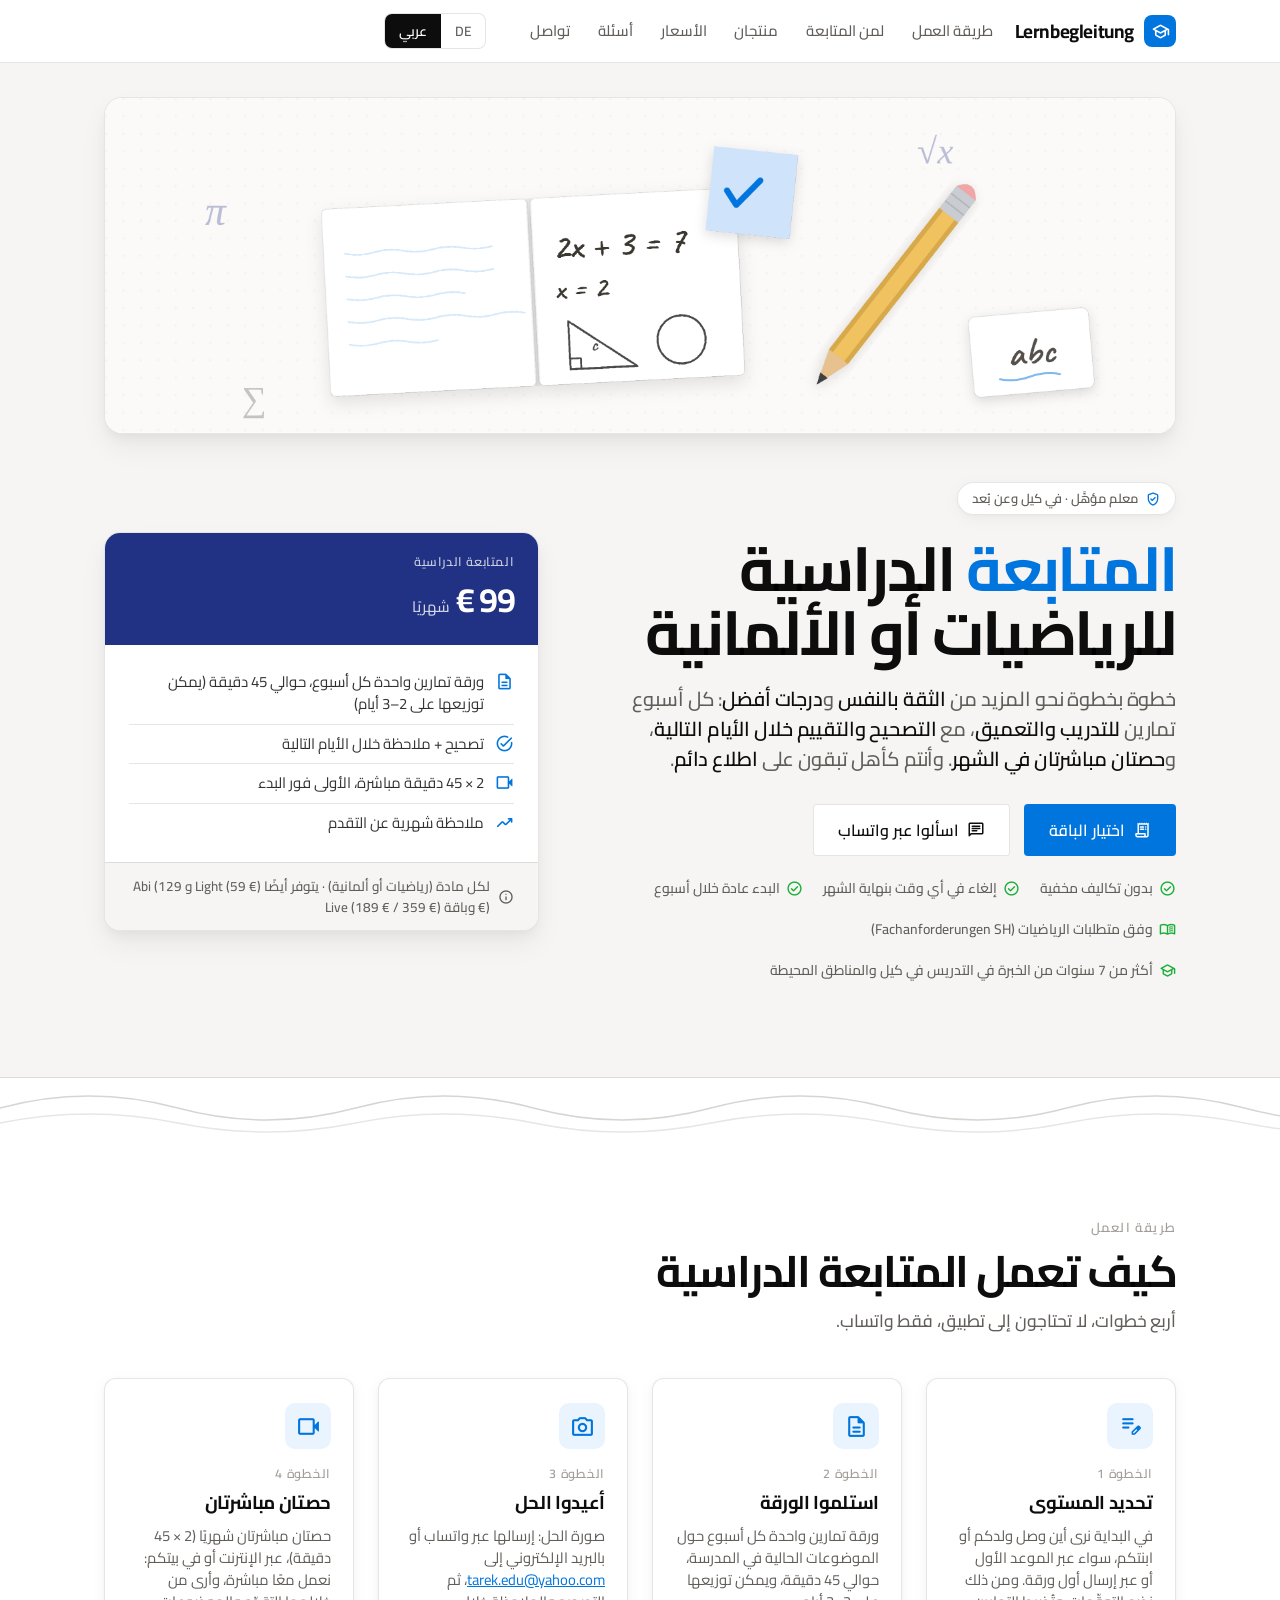
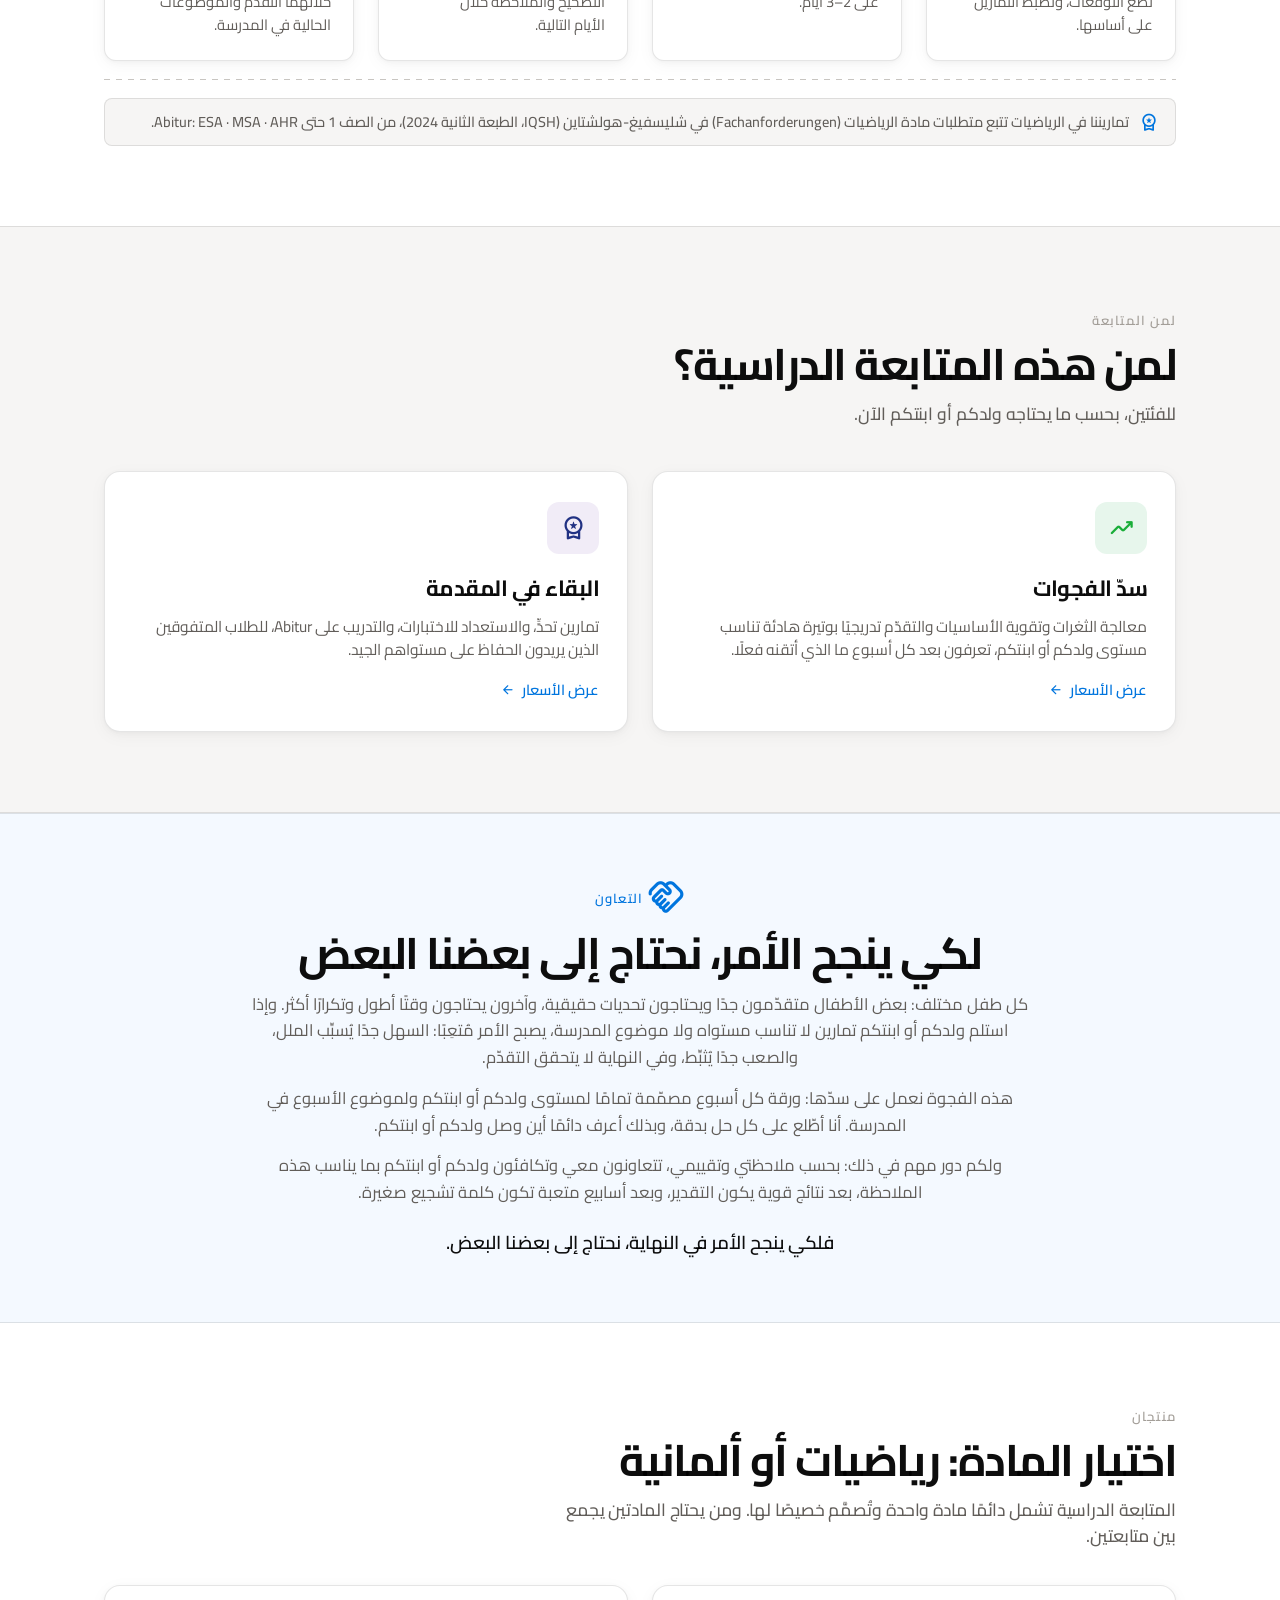
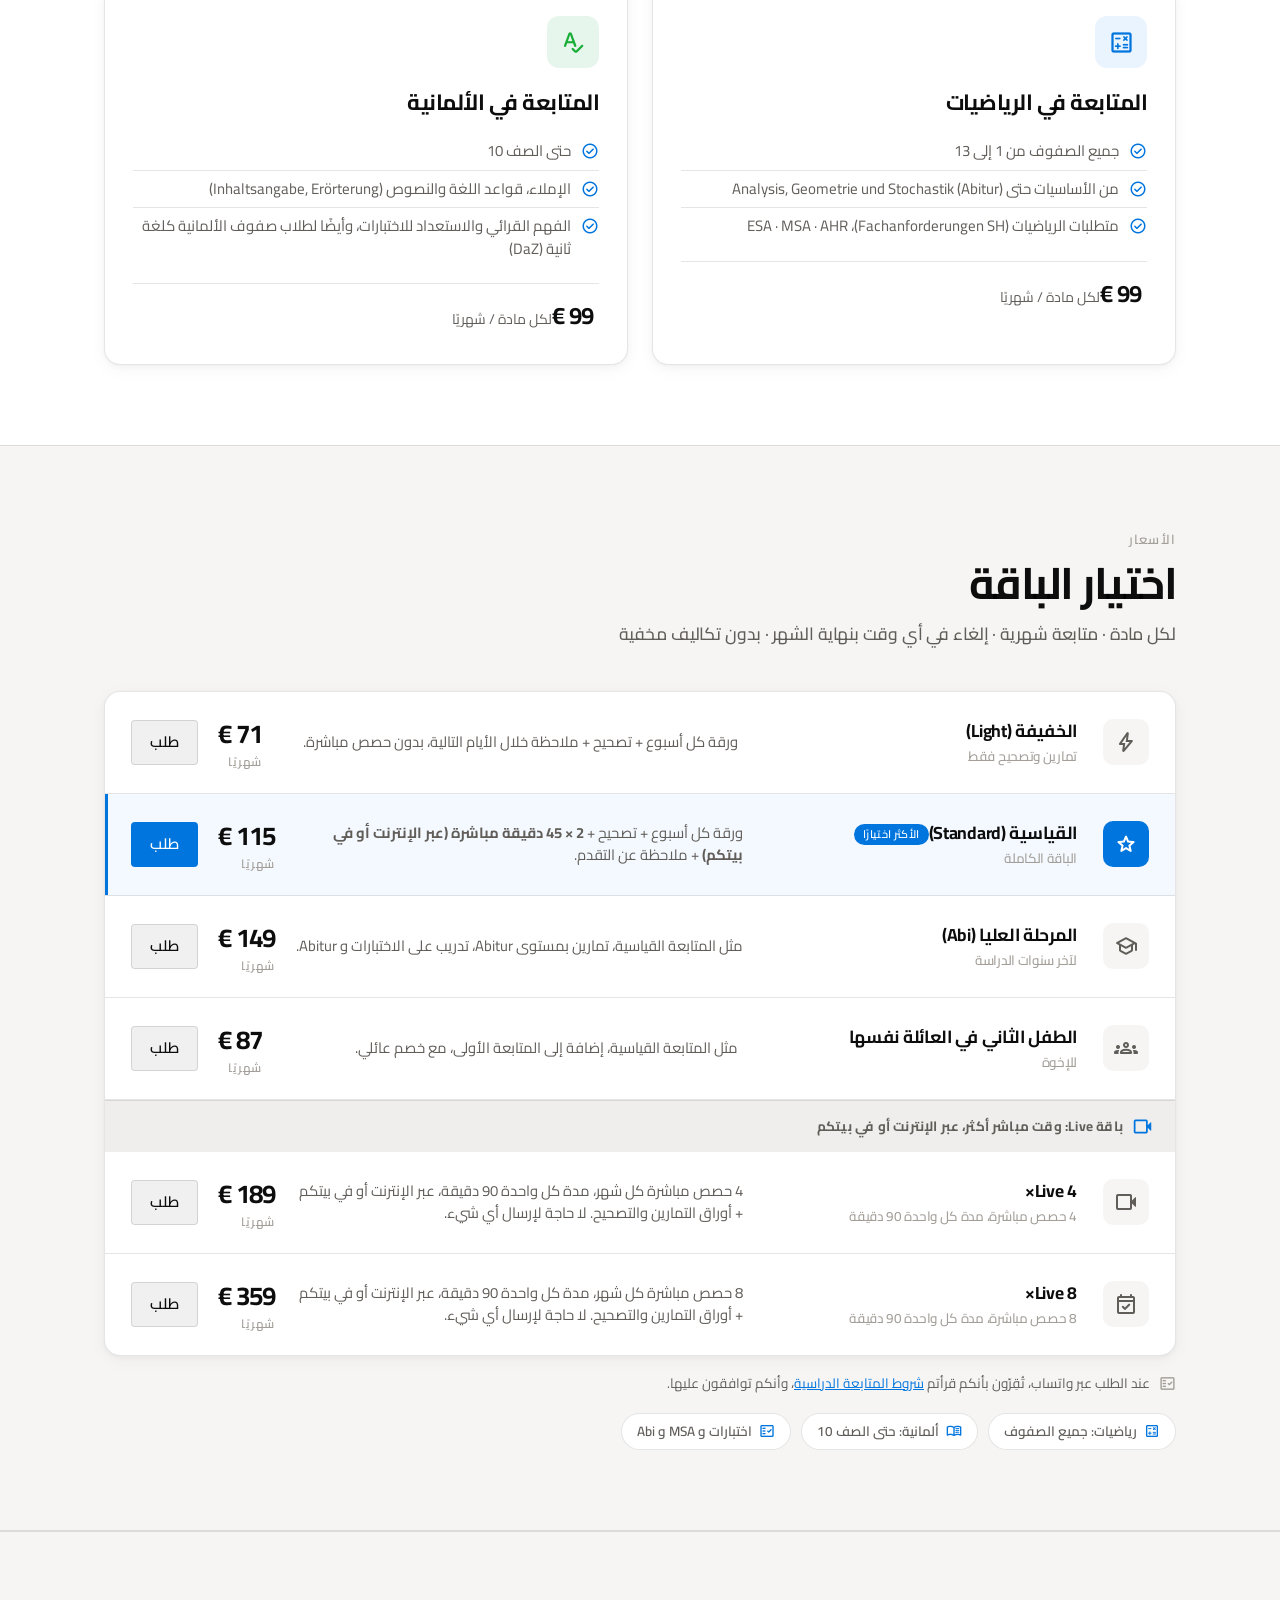
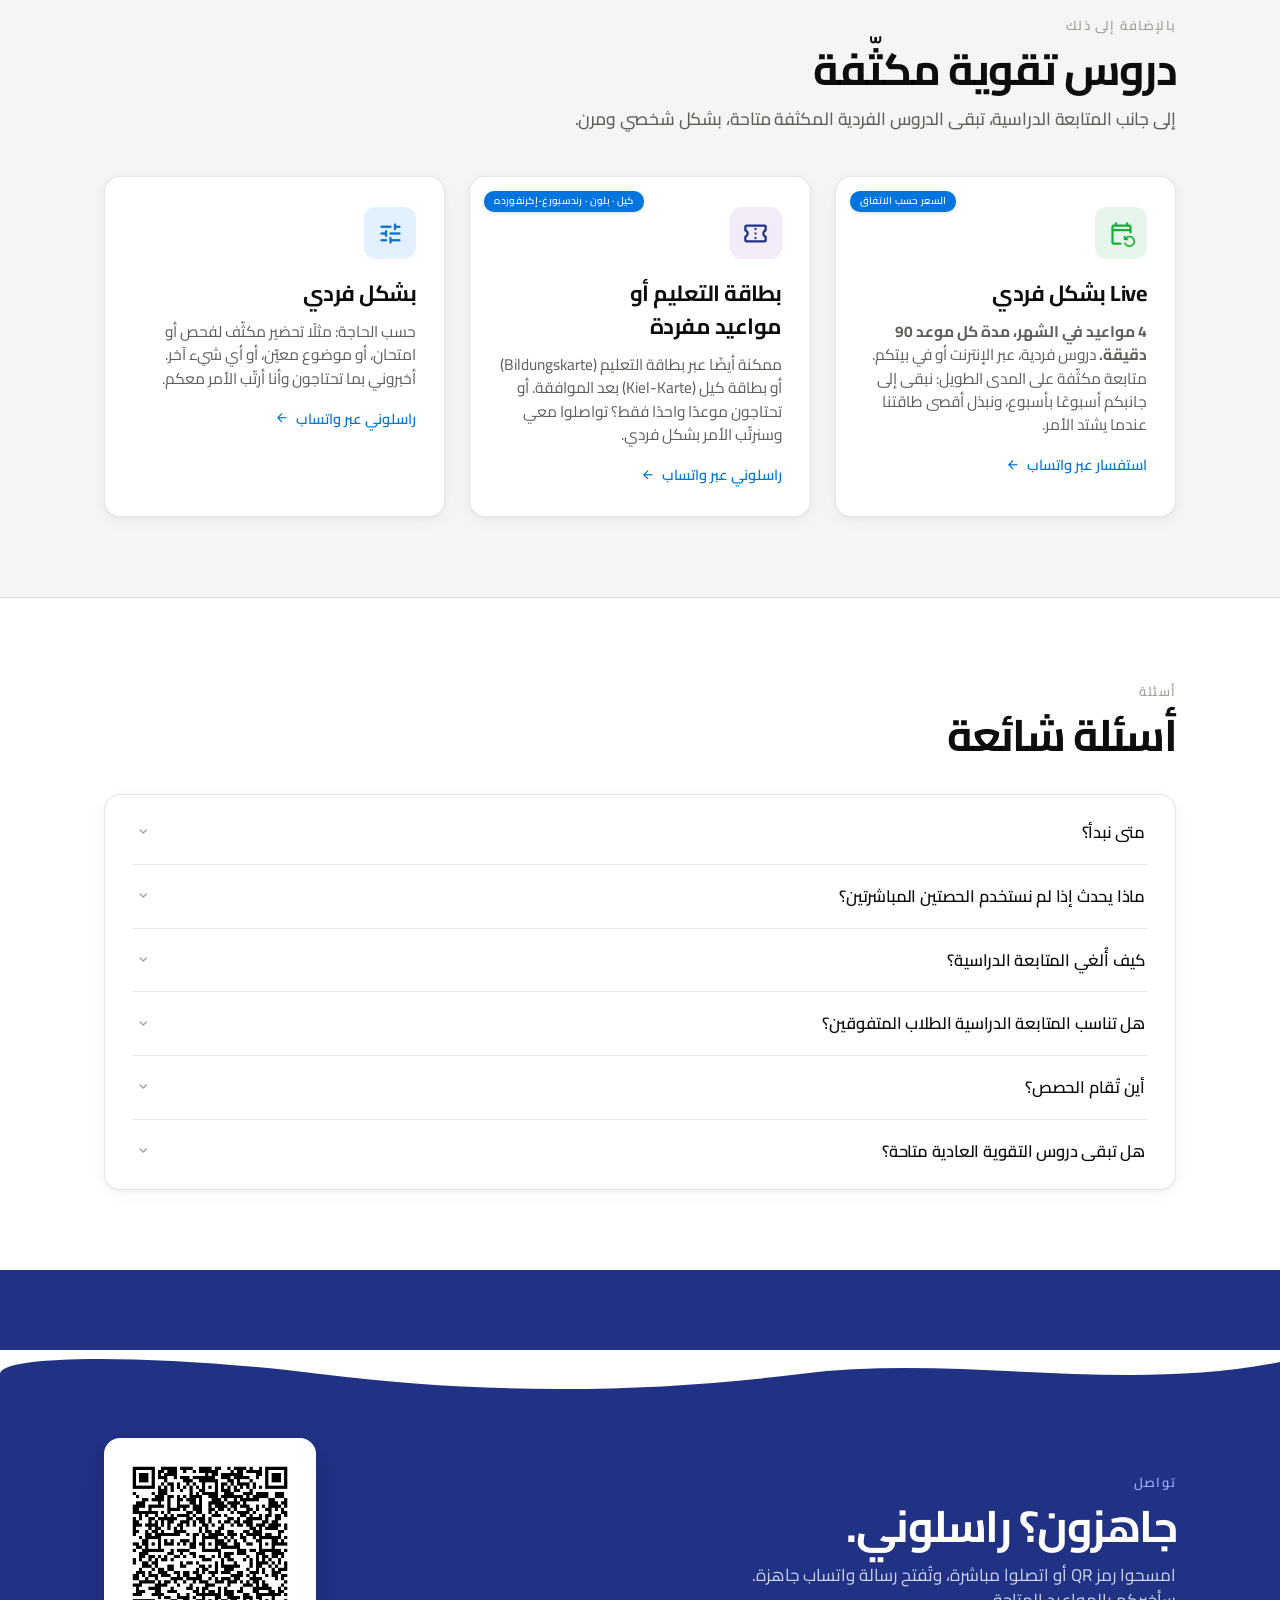
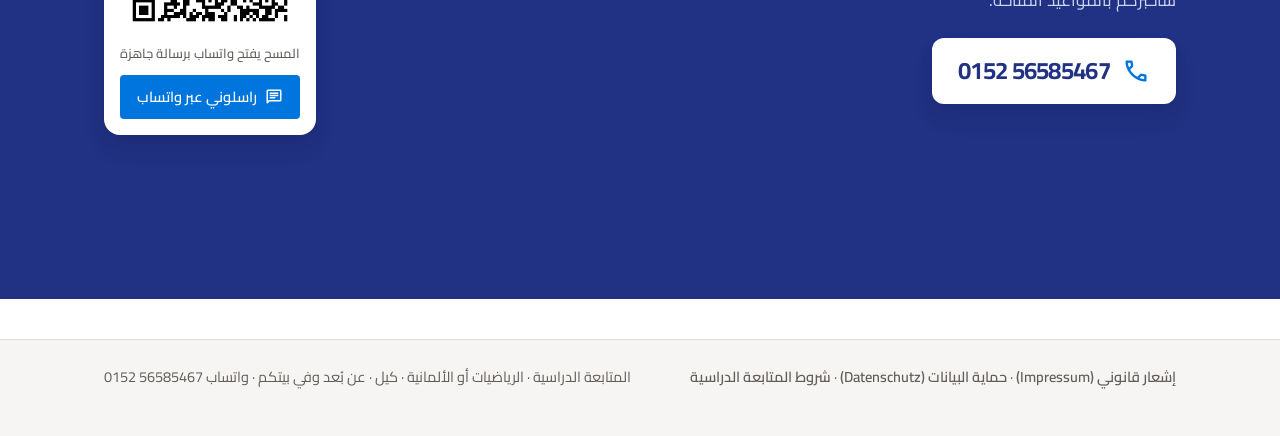
<file: ar/index.html>
<!DOCTYPE html>
<html lang="ar" dir="rtl">
<head>
<meta charset="UTF-8">
<meta name="viewport" content="width=device-width, initial-scale=1">
<meta name="robots" content="noindex">
<title>المتابعة الدراسية في كيل · رياضيات وألمانية</title>
<!-- Vorschau beim Teilen (WhatsApp, Facebook): arabische Fassung -->
<meta property="og:type" content="website">
<meta property="og:site_name" content="المتابعة الدراسية · كيل">
<meta property="og:locale" content="ar_AR">
<meta property="og:locale:alternate" content="de_DE">
<meta property="og:url" content="https://lernbegleitung.app/ar/">
<meta property="og:title" content="المتابعة الدراسية في كيل · رياضيات وألمانية">
<meta property="og:description" content="ورقة تمارين واحدة كل أسبوع حول موضوعات المدرسة، تصحيح وملاحظة خلال الأيام التالية، وحصتان مباشرتان شهريًا. المتابعة في الرياضيات لجميع الصفوف، وفي الألمانية حتى الصف 10. في كيل أو عبر الإنترنت.">
<meta property="og:image" content="https://lernbegleitung.app/Lernbegleitung-Vorschau-Arabisch.png">
<meta property="og:image:width" content="2400">
<meta property="og:image:height" content="1260">
<meta property="og:image:alt" content="المتابعة الدراسية في كيل: رياضيات وألمانية">
<meta name="twitter:card" content="summary_large_image">
<script>location.replace("/?lang=ar");</script>
<style>body{font-family:system-ui,sans-serif;display:flex;min-height:100vh;align-items:center;justify-content:center;margin:0;background:#fff} a{color:#0075de;font-size:18px}</style>
</head>
<body>
<p><a href="/?lang=ar">فتح الموقع بالعربية</a></p>
</body>
</html>
</file>
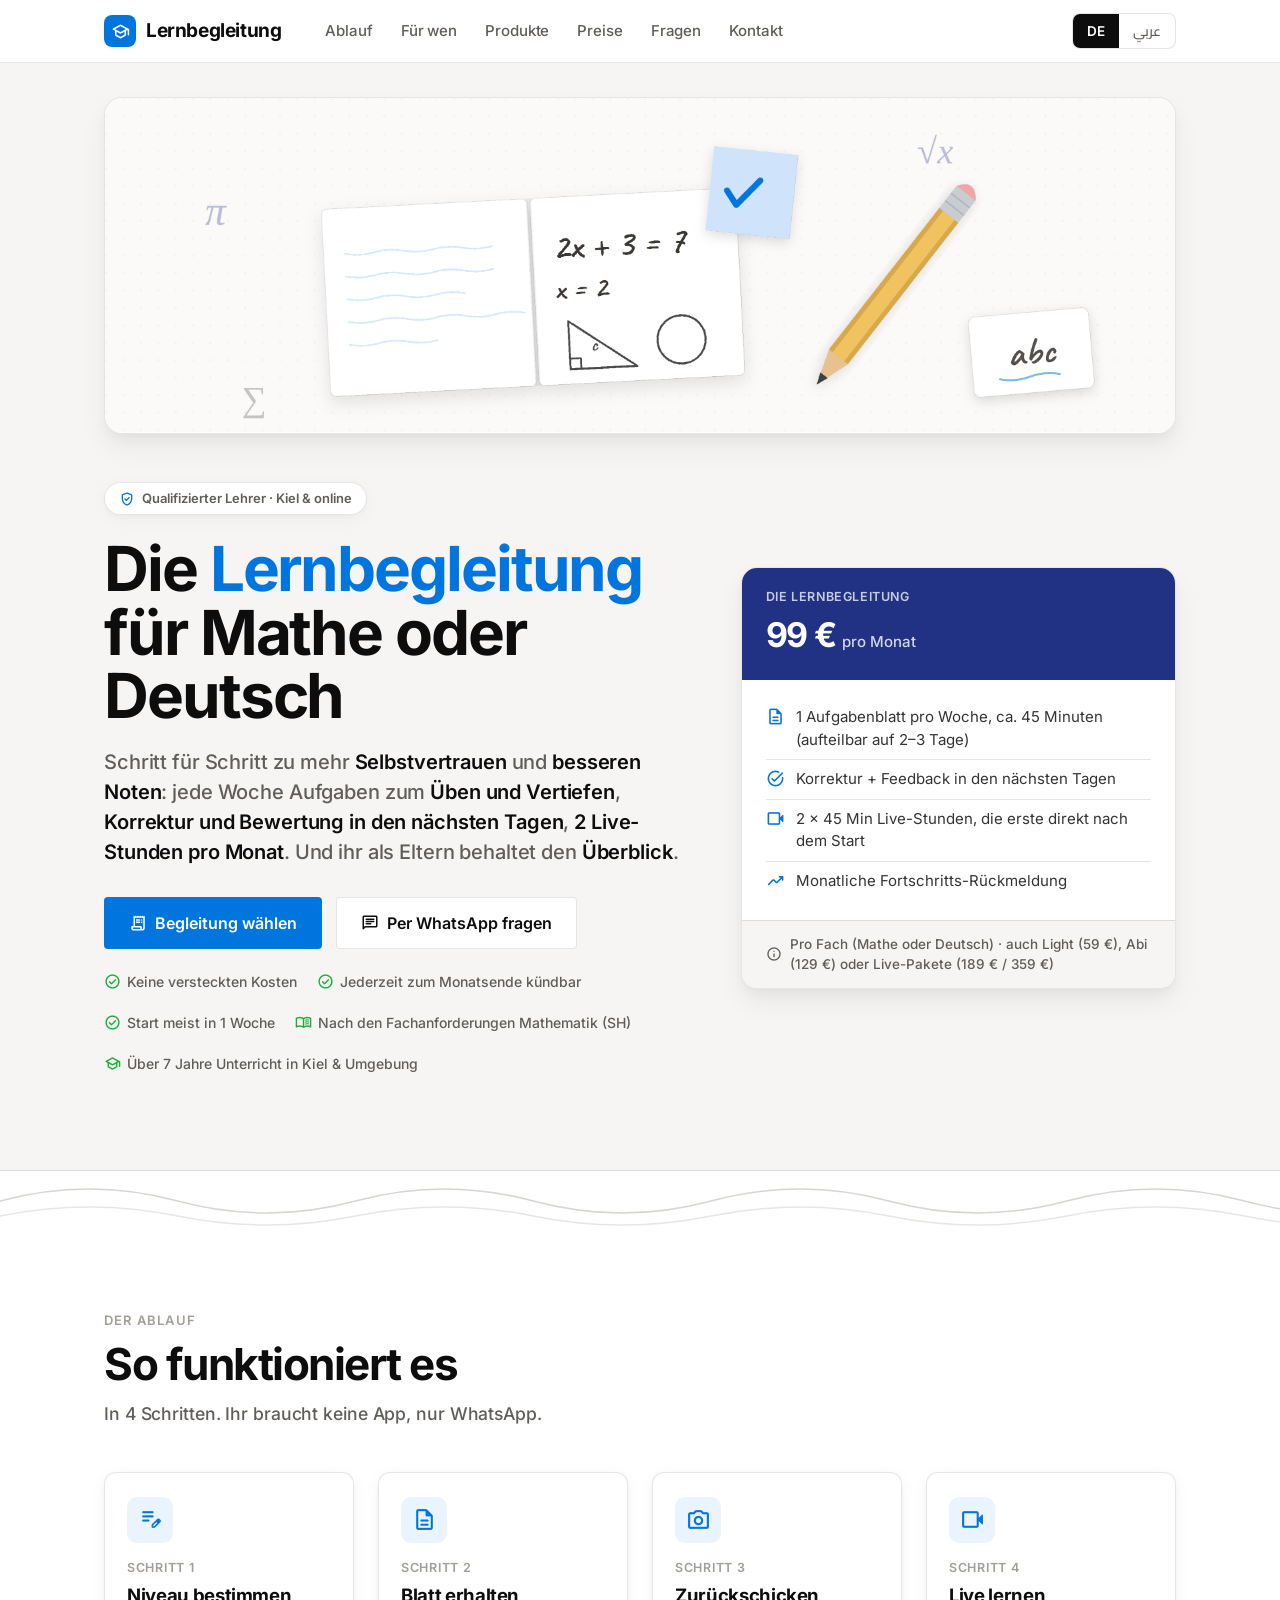
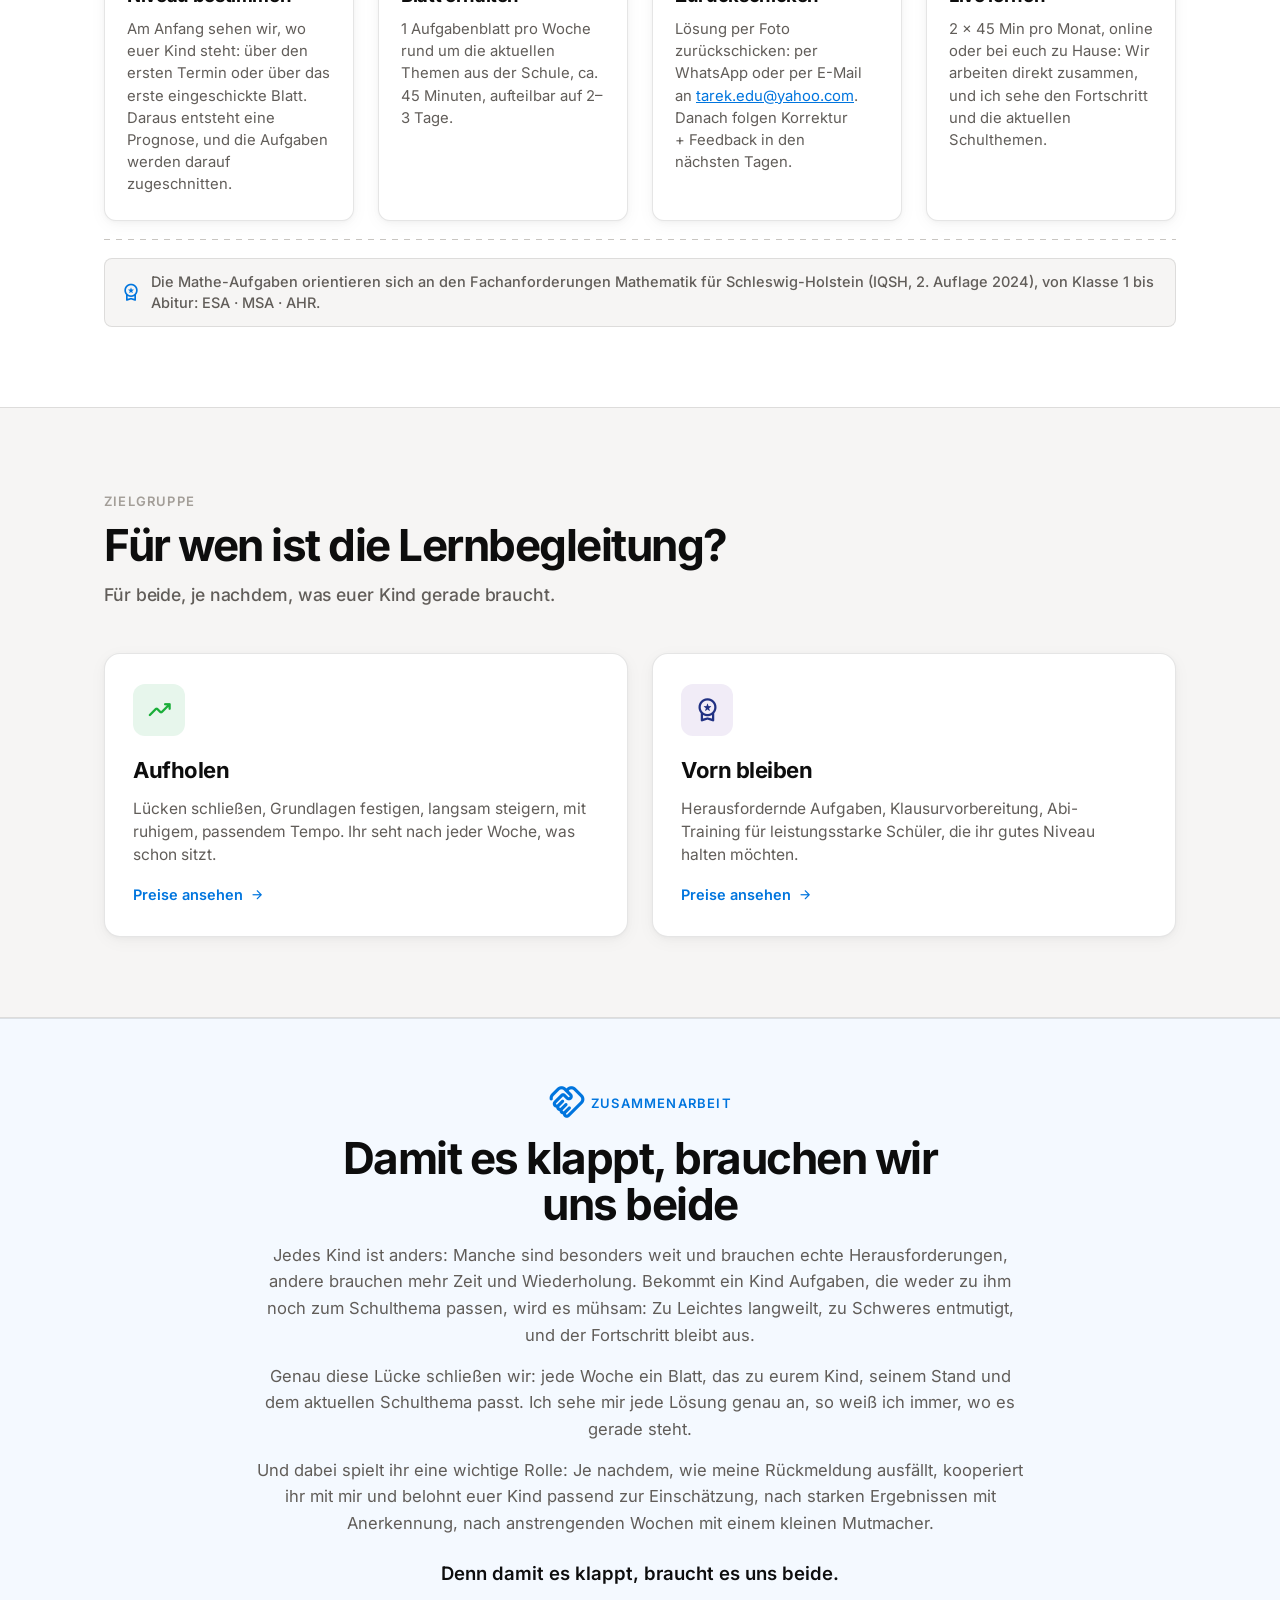
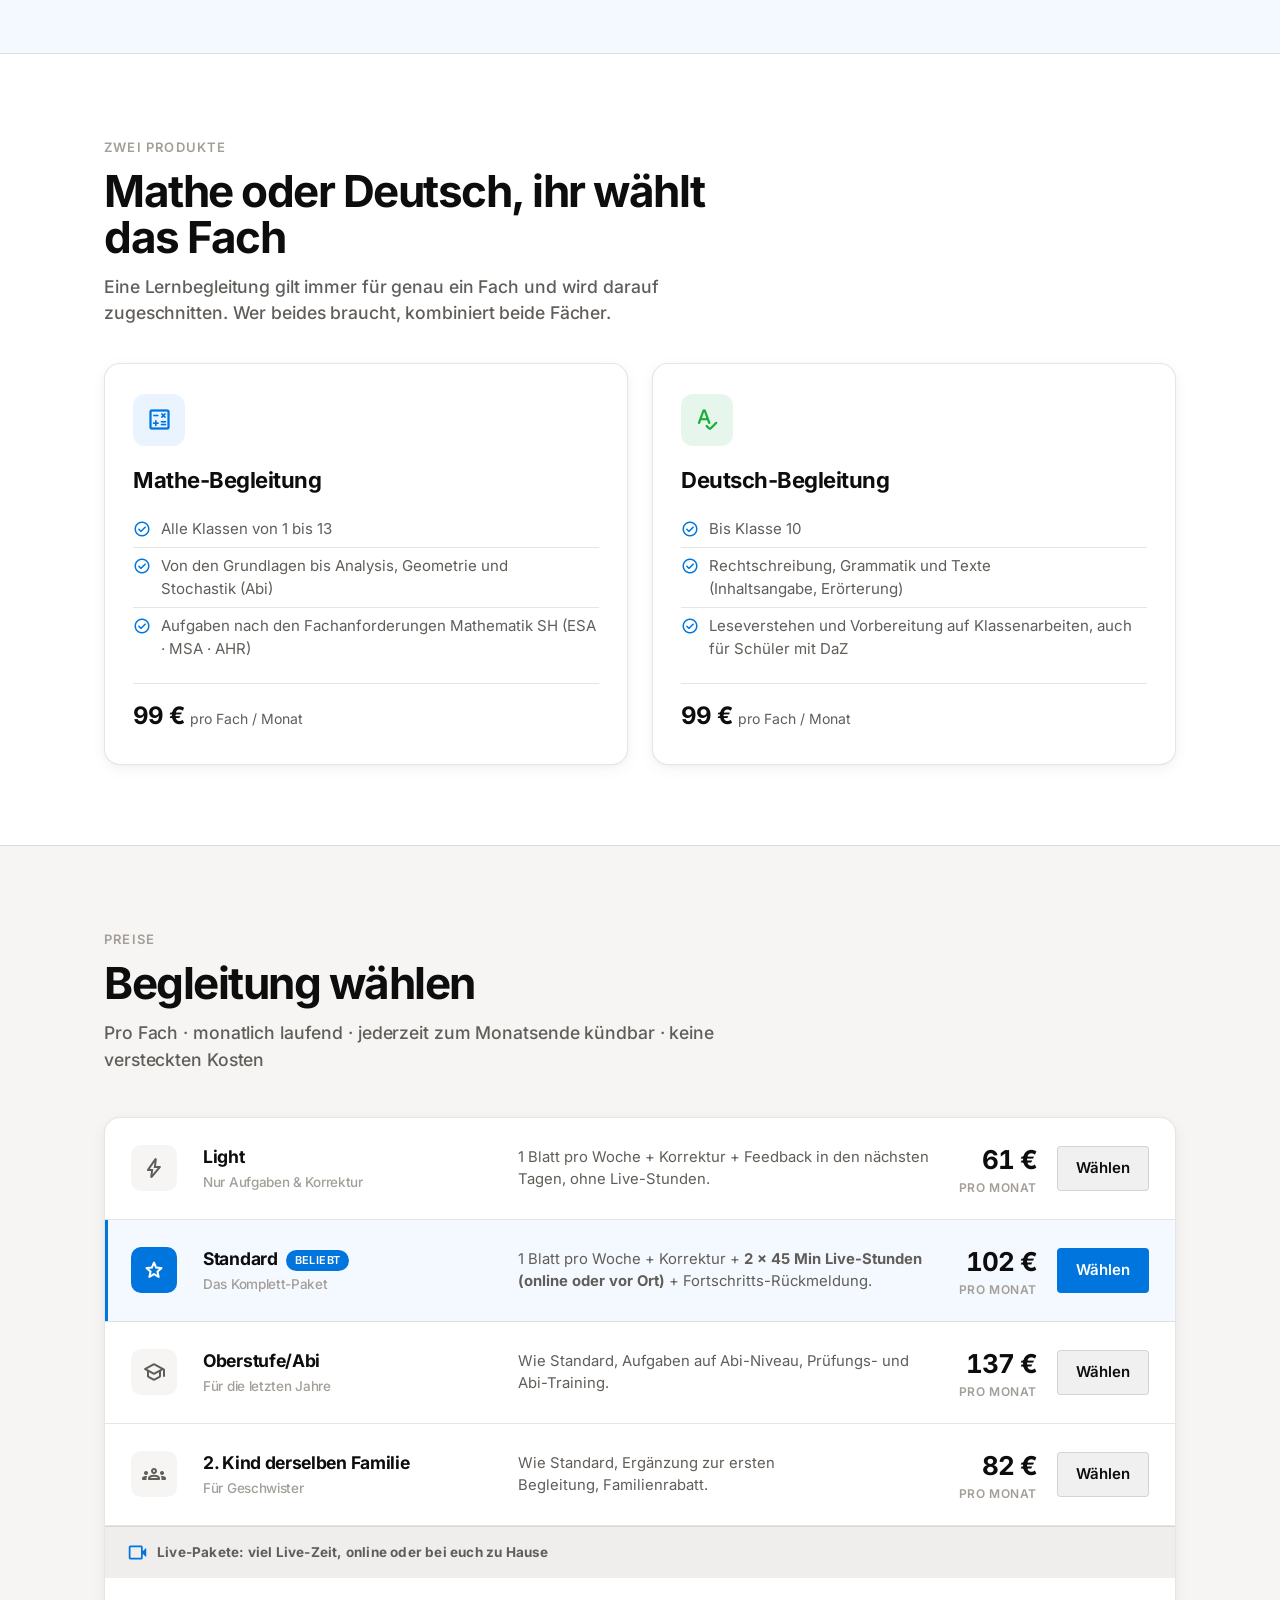
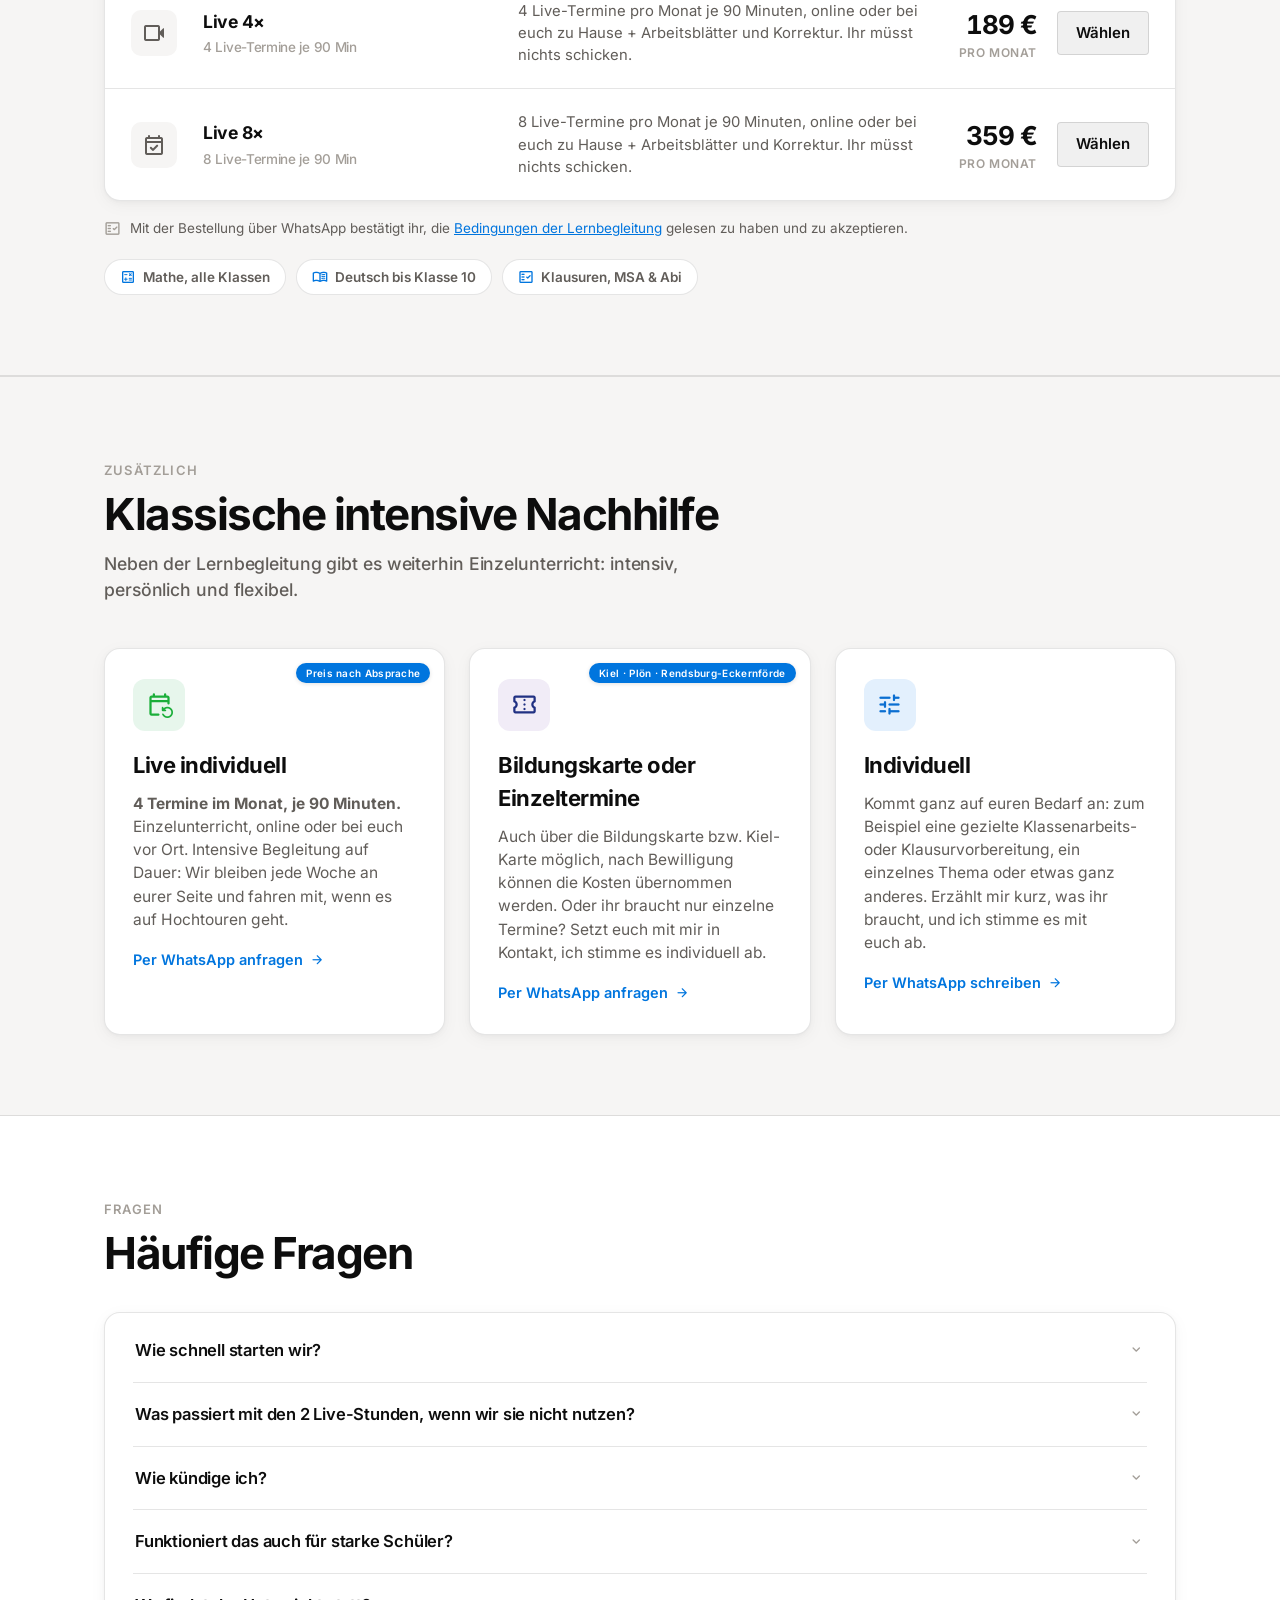
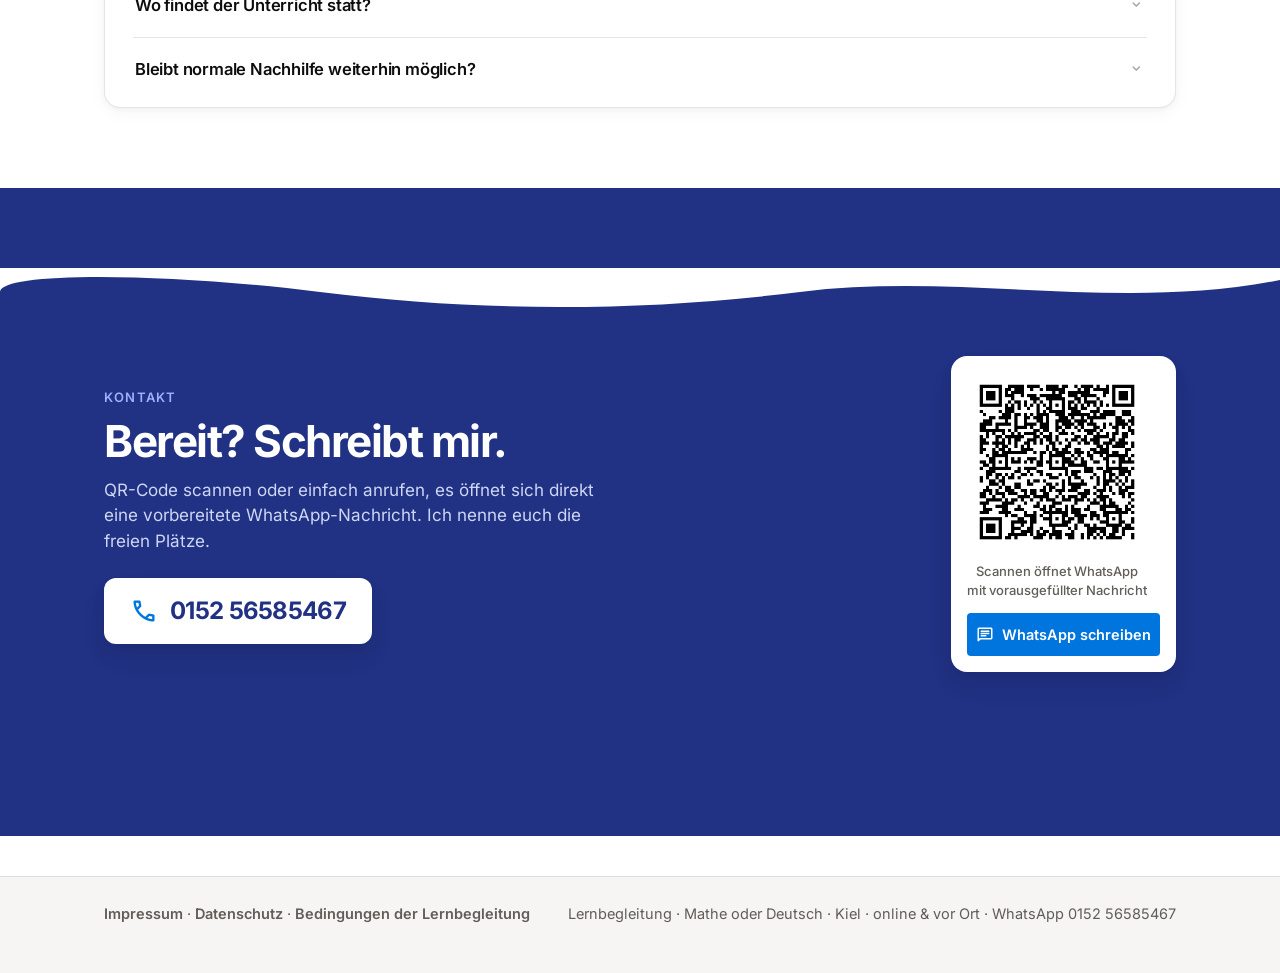
<file: de/index.html>
<!DOCTYPE html>
<html lang="de" dir="ltr">
<head>
<meta charset="UTF-8">
<meta name="viewport" content="width=device-width, initial-scale=1">
<meta name="robots" content="noindex">
<title>Lernbegleitung Kiel · Mathe &amp; Deutsch</title>
<!-- Vorschau beim Teilen (WhatsApp, Facebook): deutsche Fassung -->
<meta property="og:type" content="website">
<meta property="og:site_name" content="Lernbegleitung Kiel">
<meta property="og:locale" content="de_DE">
<meta property="og:locale:alternate" content="ar_AR">
<meta property="og:url" content="https://lernbegleitung.app/de/">
<meta property="og:title" content="Lernbegleitung Kiel · Mathe &amp; Deutsch">
<meta property="og:description" content="Wöchentliche Aufgaben zum Schulthema, Korrektur in den nächsten Tagen und 2 Live-Stunden pro Monat. Mathe (alle Klassen) und Deutsch bis Klasse 10. Kiel und online.">
<meta property="og:image" content="https://lernbegleitung.app/Lernbegleitung-Vorschau.png">
<meta property="og:image:width" content="2400">
<meta property="og:image:height" content="1260">
<meta property="og:image:alt" content="Lernbegleitung Kiel: Mathe und Deutsch">
<meta name="twitter:card" content="summary_large_image">
<script>try{localStorage.removeItem("lernbegleitungLang")}catch(e){}location.replace("/");</script>
<style>body{font-family:system-ui,sans-serif;display:flex;min-height:100vh;align-items:center;justify-content:center;margin:0;background:#fff} a{color:#0075de;font-size:18px}</style>
</head>
<body>
<p><a href="/">Zur Website</a></p>
</body>
</html>
</file>
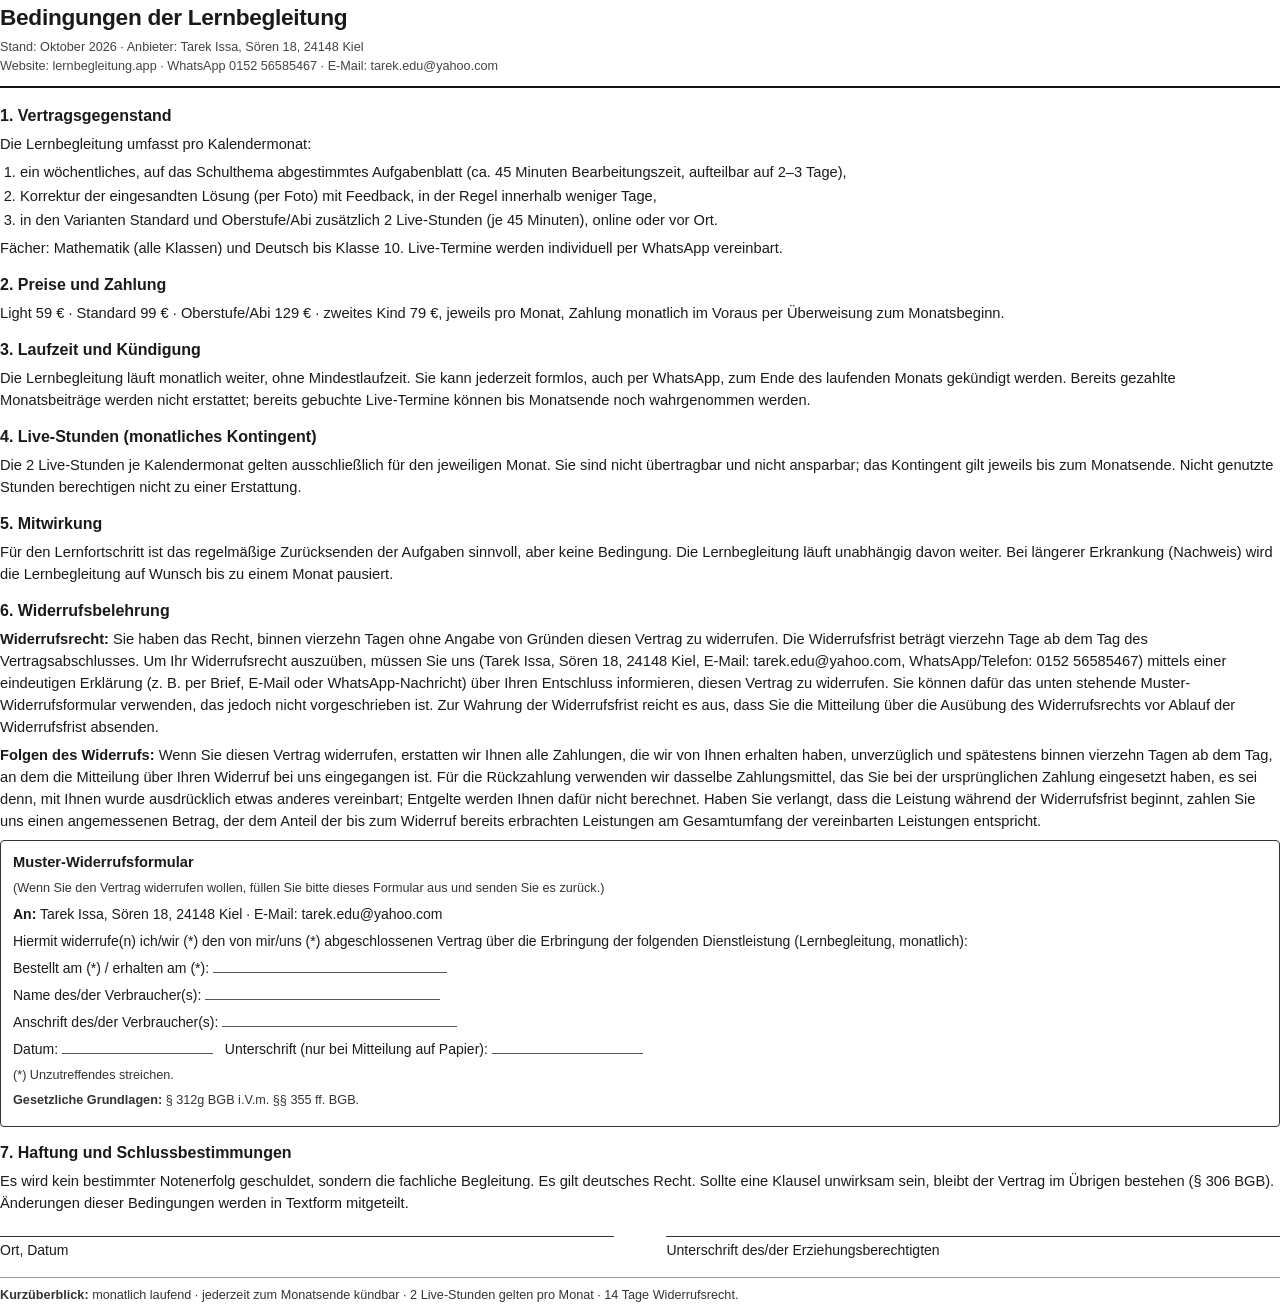
<file: Bedingungen der Lernbegleitung (Quelle).html>
<!DOCTYPE html>
<html lang="de">
<head>
<meta charset="utf-8">
<title>Bedingungen der Lernbegleitung</title>
<style>
  @page { size: A4; margin: 16mm 18mm; }
  * { box-sizing: border-box; }
  body { font-family: "Segoe UI", "Inter", Arial, sans-serif; font-size: 11pt; line-height: 1.5; color: #1a1a1a; margin: 0; }
  h1 { font-size: 17pt; margin: 0 0 4px 0; letter-spacing: -0.3px; }
  .stand { font-size: 9.5pt; color: #444; margin-bottom: 16px; padding-bottom: 10px; border-bottom: 2px solid #111; }
  h2 { font-size: 12pt; margin: 14px 0 5px 0; }
  p { margin: 0 0 6px 0; }
  ol.sub { margin: 2px 0 6px 0; padding-left: 20px; }
  ol.sub li { margin-bottom: 2px; }
  .box { border: 1.4px solid #333; border-radius: 4px; padding: 10px 12px; margin: 8px 0 4px 0; font-size: 10.5pt; }
  .box h3 { font-size: 11pt; margin: 0 0 6px 0; }
  .wline { display: inline-block; border-bottom: 1px solid #555; min-width: 62mm; }
  .sig { display: flex; gap: 14mm; margin-top: 22px; font-size: 10.5pt; }
  .sig div { flex: 1; border-top: 1px solid #333; padding-top: 3px; }
  .kurz { margin-top: 16px; padding-top: 8px; border-top: 1px solid #999; font-size: 9.5pt; color: #333; }
  .small { font-size: 9.5pt; color: #333; }
</style>
</head>
<body>
<h1>Bedingungen der Lernbegleitung</h1>
<div class="stand">Stand: Oktober 2026 · Anbieter: Tarek Issa, Sören 18, 24148 Kiel<br>Website: lernbegleitung.app · WhatsApp 0152&nbsp;56585467 · E-Mail: tarek.edu@yahoo.com</div>

<h2>1. Vertragsgegenstand</h2>
<p>Die Lernbegleitung umfasst pro Kalendermonat:</p>
<ol class="sub">
  <li>ein wöchentliches, auf das Schulthema abgestimmtes Aufgabenblatt (ca. 45 Minuten Bearbeitungszeit, aufteilbar auf 2–3 Tage),</li>
  <li>Korrektur der eingesandten Lösung (per Foto) mit Feedback, in der Regel innerhalb weniger Tage,</li>
  <li>in den Varianten Standard und Oberstufe/Abi zusätzlich 2 Live-Stunden (je 45 Minuten), online oder vor Ort.</li>
</ol>
<p>Fächer: Mathematik (alle Klassen) und Deutsch bis Klasse 10. Live-Termine werden individuell per WhatsApp vereinbart.</p>

<h2>2. Preise und Zahlung</h2>
<p>Light 59 € · Standard 99 € · Oberstufe/Abi 129 € · zweites Kind 79 €, jeweils pro Monat, Zahlung monatlich im Voraus per Überweisung zum Monatsbeginn.</p>

<h2>3. Laufzeit und Kündigung</h2>
<p>Die Lernbegleitung läuft monatlich weiter, ohne Mindestlaufzeit. Sie kann jederzeit formlos, auch per WhatsApp, zum Ende des laufenden Monats gekündigt werden. Bereits gezahlte Monatsbeiträge werden nicht erstattet; bereits gebuchte Live-Termine können bis Monatsende noch wahrgenommen werden.</p>

<h2>4. Live-Stunden (monatliches Kontingent)</h2>
<p>Die 2 Live-Stunden je Kalendermonat gelten ausschließlich für den jeweiligen Monat. Sie sind nicht übertragbar und nicht ansparbar; das Kontingent gilt jeweils bis zum Monatsende. Nicht genutzte Stunden berechtigen nicht zu einer Erstattung.</p>

<h2>5. Mitwirkung</h2>
<p>Für den Lernfortschritt ist das regelmäßige Zurücksenden der Aufgaben sinnvoll, aber keine Bedingung. Die Lernbegleitung läuft unabhängig davon weiter. Bei längerer Erkrankung (Nachweis) wird die Lernbegleitung auf Wunsch bis zu einem Monat pausiert.</p>

<h2>6. Widerrufsbelehrung</h2>
<p><b>Widerrufsrecht:</b> Sie haben das Recht, binnen vierzehn Tagen ohne Angabe von Gründen diesen Vertrag zu widerrufen. Die Widerrufsfrist beträgt vierzehn Tage ab dem Tag des Vertragsabschlusses. Um Ihr Widerrufsrecht auszuüben, müssen Sie uns (Tarek Issa, Sören 18, 24148 Kiel, E-Mail: tarek.edu@yahoo.com, WhatsApp/Telefon: 0152 56585467) mittels einer eindeutigen Erklärung (z. B. per Brief, E-Mail oder WhatsApp-Nachricht) über Ihren Entschluss informieren, diesen Vertrag zu widerrufen. Sie können dafür das unten stehende Muster-Widerrufsformular verwenden, das jedoch nicht vorgeschrieben ist. Zur Wahrung der Widerrufsfrist reicht es aus, dass Sie die Mitteilung über die Ausübung des Widerrufsrechts vor Ablauf der Widerrufsfrist absenden.</p>
<p><b>Folgen des Widerrufs:</b> Wenn Sie diesen Vertrag widerrufen, erstatten wir Ihnen alle Zahlungen, die wir von Ihnen erhalten haben, unverzüglich und spätestens binnen vierzehn Tagen ab dem Tag, an dem die Mitteilung über Ihren Widerruf bei uns eingegangen ist. Für die Rückzahlung verwenden wir dasselbe Zahlungsmittel, das Sie bei der ursprünglichen Zahlung eingesetzt haben, es sei denn, mit Ihnen wurde ausdrücklich etwas anderes vereinbart; Entgelte werden Ihnen dafür nicht berechnet. Haben Sie verlangt, dass die Leistung während der Widerrufsfrist beginnt, zahlen Sie uns einen angemessenen Betrag, der dem Anteil der bis zum Widerruf bereits erbrachten Leistungen am Gesamtumfang der vereinbarten Leistungen entspricht.</p>

<div class="box">
  <h3>Muster-Widerrufsformular</h3>
  <p class="small">(Wenn Sie den Vertrag widerrufen wollen, füllen Sie bitte dieses Formular aus und senden Sie es zurück.)</p>
  <p><b>An:</b> Tarek Issa, Sören 18, 24148 Kiel · E-Mail: tarek.edu@yahoo.com</p>
  <p>Hiermit widerrufe(n) ich/wir (*) den von mir/uns (*) abgeschlossenen Vertrag über die Erbringung der folgenden Dienstleistung (Lernbegleitung, monatlich):</p>
  <p>Bestellt am (*) / erhalten am (*): <span class="wline"></span></p>
  <p>Name des/der Verbraucher(s): <span class="wline"></span></p>
  <p>Anschrift des/der Verbraucher(s): <span class="wline"></span></p>
  <p>Datum: <span class="wline" style="min-width:40mm"></span> &nbsp; Unterschrift (nur bei Mitteilung auf Papier): <span class="wline" style="min-width:40mm"></span></p>
  <p class="small">(*) Unzutreffendes streichen.</p>
  <p class="small"><b>Gesetzliche Grundlagen:</b> § 312g BGB i.V.m. §§ 355 ff. BGB.</p>
</div>

<h2>7. Haftung und Schlussbestimmungen</h2>
<p>Es wird kein bestimmter Notenerfolg geschuldet, sondern die fachliche Begleitung. Es gilt deutsches Recht. Sollte eine Klausel unwirksam sein, bleibt der Vertrag im Übrigen bestehen (§ 306 BGB). Änderungen dieser Bedingungen werden in Textform mitgeteilt.</p>

<div class="sig">
  <div>Ort, Datum</div>
  <div>Unterschrift des/der Erziehungsberechtigten</div>
</div>

<div class="kurz"><b>Kurzüberblick:</b> monatlich laufend · jederzeit zum Monatsende kündbar · 2 Live-Stunden gelten pro Monat · 14 Tage Widerrufsrecht.</div>
</body>
</html>
</file>
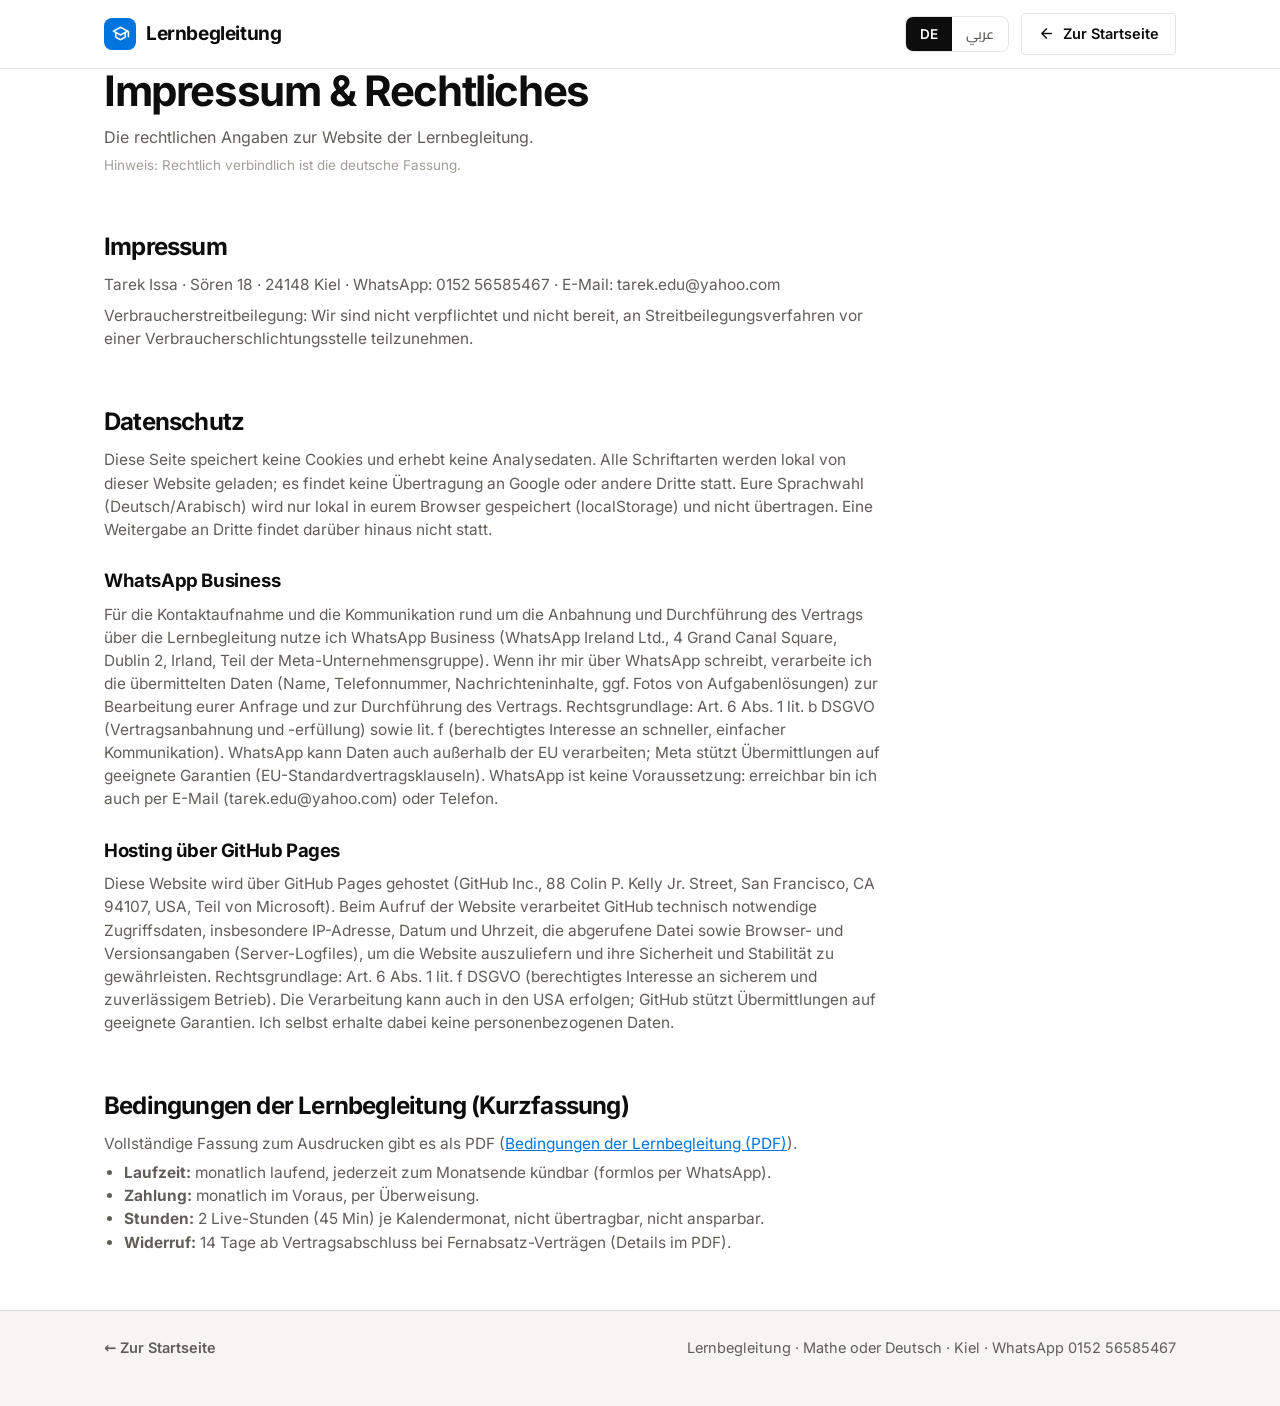
<file: Impressum.html>
<!DOCTYPE html>
<html lang="de" dir="ltr">
<head>
<meta charset="UTF-8">
<meta name="viewport" content="width=device-width, initial-scale=1.0">
<title>Impressum &amp; Rechtliches · Lernbegleitung Kiel</title>
<meta name="description" content="Impressum, Datenschutz und Bedingungen der Lernbegleitung (Nachhilfe Kiel).">
<link rel="stylesheet" href="fonts/inter.css">
<link rel="stylesheet" href="fonts/cairo.css">
<link rel="stylesheet" href="fonts/material-symbols.css">
<style>
:root{
  --ink:rgba(0,0,0,.95); --body:rgba(0,0,0,.8);
  --gray:#615d59; --gray-l:#a39e98;
  --warm:#f6f5f4; --blue:#0075de;
  --border:rgba(0,0,0,.1);
}
*{box-sizing:border-box;margin:0;padding:0}
html{scroll-behavior:smooth}
[id]{scroll-margin-top:80px}
html[lang="ar"] body{font-family:'Cairo','Inter',system-ui,sans-serif}
body{font-family:'Inter','Cairo',system-ui,sans-serif;background:#fff;color:var(--ink);line-height:1.5;-webkit-font-smoothing:antialiased}
.wrap{max-width:1120px;margin:0 auto;padding:0 24px}
a{color:var(--blue)}
.mi{font-family:'Material Symbols Rounded';font-weight:normal;font-style:normal;line-height:1;letter-spacing:normal;text-transform:none;display:inline-block;white-space:nowrap;direction:ltr;font-variation-settings:'FILL' 0,'wght' 400,'GRAD' 0,'opsz' 24;vertical-align:middle}

nav{position:sticky;top:0;z-index:50;background:rgba(255,255,255,.92);backdrop-filter:blur(8px);border-bottom:1px solid var(--border)}
nav .row{display:flex;align-items:center;justify-content:space-between;gap:16px;padding:13px 24px;max-width:1120px;margin:0 auto}
.logo{display:flex;align-items:center;gap:10px;font-weight:700;font-size:19px;letter-spacing:-.4px;color:var(--ink);text-decoration:none;flex-shrink:0}
.logo .mark{width:32px;height:32px;border-radius:8px;background:var(--blue);color:#fff;display:flex;align-items:center;justify-content:center}
.logo .mark .mi{font-size:19px}
.nav-right{display:flex;align-items:center;gap:12px}
.langtog{display:flex;border:1px solid var(--border);border-radius:8px;overflow:hidden;background:#fff}
.langtog button{border:none;background:transparent;font:inherit;font-weight:600;font-size:13.5px;padding:7px 14px;cursor:pointer;color:var(--gray);transition:background .2s,color .2s}
.langtog button.on{background:var(--ink);color:#fff}
.btn{display:inline-flex;align-items:center;justify-content:center;gap:8px;font-weight:600;font-size:14.5px;padding:9px 16px;border-radius:4px;text-decoration:none;border:1px solid transparent;cursor:pointer;white-space:nowrap;transition:background .15s}
.btn-line{background:#fff;color:var(--ink);border-color:var(--border)}
.btn-line:hover{background:var(--warm)}
.btn .mi{font-size:17px}

main{padding:56px 0 24px}
h1{font-size:clamp(30px,4vw,42px);font-weight:700;letter-spacing:-1.4px;line-height:1.05}
.lead{font-size:16px;color:var(--gray);margin-top:12px;max-width:72ch}
.small-note{font-size:13.5px;color:var(--gray-l);margin-top:6px}
h2{font-size:24px;font-weight:700;letter-spacing:-.8px;margin-top:48px;padding-top:6px}
h3{font-size:18.5px;font-weight:700;letter-spacing:-.4px;margin:26px 0 6px}
p,li{font-size:15.4px;color:var(--gray)}
p{margin-top:8px;max-width:78ch}
ul{margin:6px 0 6px 20px}
html[lang="ar"] ul{margin:6px 20px 6px 0}

footer{border-top:1px solid var(--border);margin-top:56px;padding:26px 0 48px;background:var(--warm)}
footer .row{display:flex;justify-content:space-between;gap:14px;flex-wrap:wrap;font-size:14.5px;color:var(--gray)}
footer a{color:var(--gray);text-decoration:none;font-weight:600}
footer a:hover{color:var(--ink)}
.ltrnum{unicode-bidi:isolate;direction:ltr;display:inline-block}
@media (max-width:640px){main{padding:36px 0 12px} h2{margin-top:36px}}
@media (prefers-reduced-motion:reduce){*{transition:none!important}}
</style>
</head>
<body>

<nav>
  <div class="row">
    <a class="logo" href="index.html"><span class="mark"><span class="mi">school</span></span>Lernbegleitung</a>
    <div class="nav-right">
      <div class="langtog" role="group" aria-label="Sprache / اللغة">
        <button id="langDe" class="on" onclick="setLang('de')" type="button">DE</button>
        <button id="langAr" onclick="setLang('ar')" type="button">عربي</button>
      </div>
      <a class="btn btn-line" href="index.html"><span class="mi">arrow_back</span><span data-ar="إلى الصفحة الرئيسية">Zur Startseite</span></a>
    </div>
  </div>
</nav>

<main class="wrap">
  <h1 data-ar="إشعار قانوني وحماية البيانات">Impressum &amp; Rechtliches</h1>
  <p class="lead" data-ar="المعلومات القانونية لموقع «المتابعة الدراسية»، كيل.">Die rechtlichen Angaben zur Website der Lernbegleitung.</p>
  <p class="small-note" data-ar="ملاحظة: النسخة الألمانية وحدها هي الملزِمة قانونيًا.">Hinweis: Rechtlich verbindlich ist die deutsche Fassung.</p>

  <h2 id="impressum" data-ar="إشعار قانوني (Impressum)">Impressum</h2>
  <p>Tarek Issa · Sören 18 · 24148 Kiel · WhatsApp: <span class="ltrnum">0152 56585467</span> · E-Mail: <span class="ltrnum">tarek.edu@yahoo.com</span></p>
  <p class="small" data-ar="تسوية نزاعات المستهلكين: لسنا ملزمين ولا مستعدين للمشاركة في إجراءات التسوية أمام أي جهة معنية بنزاعات المستهلكين.">Verbraucherstreitbeilegung: Wir sind nicht verpflichtet und nicht bereit, an Streitbeilegungsverfahren vor einer Verbraucherschlichtungsstelle teilzunehmen.</p>

  <h2 id="datenschutz" data-ar="حماية البيانات (Datenschutz)">Datenschutz</h2>
  <p data-ar="لا يخزّن هذا الموقع أي ملفات تعريف ارتباط (Cookies) ولا يجمع أي بيانات تحليلية. تُحمَّل جميع الخطوط محليًا من هذا الموقع نفسه، ولا يحدث أي نقل للبيانات إلى Google أو أي جهة أخرى. يُحفظ اختيار اللغة (الألمانية/العربية) محليًا في متصفحكم فقط (localStorage) ولا يُنقل إلى أي جهة. وبخلاف ذلك لا أشارك بياناتكم مع أي طرف ثالث.">Diese Seite speichert keine Cookies und erhebt keine Analysedaten. Alle Schriftarten werden lokal von dieser Website geladen; es findet keine Übertragung an Google oder andere Dritte statt. Eure Sprachwahl (Deutsch/Arabisch) wird nur lokal in eurem Browser gespeichert (localStorage) und nicht übertragen. Eine Weitergabe an Dritte findet darüber hinaus nicht statt.</p>

  <h3 data-ar="التواصل عبر واتساب بزنس (WhatsApp Business)">WhatsApp Business</h3>
  <p data-ar="أستخدم واتساب بزنس (WhatsApp Business) للتواصل ولأجل التحضير لعقد المتابعة الدراسية وإبرامه وتنفيذه (WhatsApp Ireland Ltd.، 4 Grand Canal Square، دبلن 2، أيرلندا، جزء من مجموعة Meta). عندما تراسلونني عبر واتساب، أعالج البيانات المُرسَلة (الاسم، رقم الهاتف، محتوى الرسائل، وصور حلول التمارين عند الحاجة) لمعالجة طلبكم وتنفيذ عقد المتابعة الدراسية. الأساس القانوني: المادة 6 فقرة 1 حرف b من اللائحة العامة لحماية البيانات (DSGVO)، وكذلك حرف f للمصلحة المشروعة في تواصل سريع وبسيط. قد يعالج واتساب البيانات أيضًا خارج الاتحاد الأوروبي (EU) وفق ضمانات مناسبة، ومنها الشروط التعاقدية النموذجية للاتحاد الأوروبي. استخدام واتساب ليس شرطًا: يمكنكم التواصل أيضًا عبر البريد الإلكتروني tarek.edu@yahoo.com أو الهاتف.">Für die Kontaktaufnahme und die Kommunikation rund um die Anbahnung und Durchführung des Vertrags über die Lernbegleitung nutze ich WhatsApp Business (WhatsApp Ireland Ltd., 4 Grand Canal Square, Dublin 2, Irland, Teil der Meta-Unternehmensgruppe). Wenn ihr mir über WhatsApp schreibt, verarbeite ich die übermittelten Daten (Name, Telefonnummer, Nachrichteninhalte, ggf. Fotos von Aufgabenlösungen) zur Bearbeitung eurer Anfrage und zur Durchführung des Vertrags. Rechtsgrundlage: Art. 6 Abs. 1 lit. b DSGVO (Vertragsanbahnung und -erfüllung) sowie lit. f (berechtigtes Interesse an schneller, einfacher Kommunikation). WhatsApp kann Daten auch außerhalb der EU verarbeiten; Meta stützt Übermittlungen auf geeignete Garantien (EU-Standardvertragsklauseln). WhatsApp ist keine Voraussetzung: erreichbar bin ich auch per E-Mail (tarek.edu@yahoo.com) oder Telefon.</p>

  <h3 data-ar="الاستضافة عبر GitHub Pages">Hosting über GitHub Pages</h3>
  <p data-ar="يُستضاف هذا الموقع عبر خدمة GitHub Pages (شركة GitHub Inc.، 88 Colin P. Kelly Jr. Street، سان فرانسيسكو، كاليفورنيا 94107، الولايات المتحدة، التابعة لمايكروسوفت). عند فتح الموقع، تعالج شركة GitHub تلقائيًا بيانات وصول تقنية ضرورية مثل عنوان IP والوقت والتاريخ والملف المطلوب ومعلومات المتصفح وإصداره (سجلات الخادم)، وذلك لتقديم الموقع وضمان أمنه واستقراره. الأساس القانوني: المادة 6 فقرة 1 حرف f (المصلحة المشروعة في تشغيل آمن وموثوق). قد تتم المعالجة في الولايات المتحدة وفق ضمانات مناسبة، ولا أتلقّى أنا شخصيًا أي بيانات شخصية.">Diese Website wird über GitHub Pages gehostet (GitHub Inc., 88 Colin P. Kelly Jr. Street, San Francisco, CA 94107, USA, Teil von Microsoft). Beim Aufruf der Website verarbeitet GitHub technisch notwendige Zugriffsdaten, insbesondere IP-Adresse, Datum und Uhrzeit, die abgerufene Datei sowie Browser- und Versionsangaben (Server-Logfiles), um die Website auszuliefern und ihre Sicherheit und Stabilität zu gewährleisten. Rechtsgrundlage: Art. 6 Abs. 1 lit. f DSGVO (berechtigtes Interesse an sicherem und zuverlässigem Betrieb). Die Verarbeitung kann auch in den USA erfolgen; GitHub stützt Übermittlungen auf geeignete Garantien. Ich selbst erhalte dabei keine personenbezogenen Daten.</p>

  <h2 id="bedingungen" data-ar="شروط المتابعة الدراسية (ملخص)">Bedingungen der Lernbegleitung (Kurzfassung)</h2>
  <p data-ar='النسخة الكاملة للطباعة متاحة كملف PDF وهي بالألمانية فقط: <a href="Lernbegleitung-Bedingungen.pdf" target="_blank" rel="noopener">شروط المتابعة الدراسية (PDF)</a>.'>Vollständige Fassung zum Ausdrucken gibt es als PDF (<a href="Lernbegleitung-Bedingungen.pdf" target="_blank" rel="noopener">Bedingungen der Lernbegleitung (PDF)</a>).</p>
  <ul>
    <li data-ar="<b>المدة:</b> شهريًا دون حد أدنى للمدة؛ إلغاء في أي وقت بدون شكليات، حتى برسالة واتساب، ويسري الإلغاء بنهاية الشهر الجاري."><b>Laufzeit:</b> monatlich laufend, jederzeit zum Monatsende kündbar (formlos per WhatsApp).</li>
    <li data-ar="<b>الدفع:</b> شهريًا مقدمًا عن طريق تحويل بنكي."><b>Zahlung:</b> monatlich im Voraus, per Überweisung.</li>
    <li data-ar="<b>الساعات:</b> حصتان مباشرتان في كل شهر ميلادي (45 دقيقة لكل حصة)، غير قابلتين للتحويل أو للتجميع."><b>Stunden:</b> 2 Live-Stunden (45 Min) je Kalendermonat, nicht übertragbar, nicht ansparbar.</li>
    <li data-ar="<b>حقّ التراجع (Widerruf):</b> يحق لكم التراجع عن العقد خلال 14 يومًا إذا أُبرم عن بُعد، وتبدأ المدة من يوم إبرامه (التفاصيل في ملف PDF)."><b>Widerruf:</b> 14 Tage ab Vertragsabschluss bei Fernabsatz-Verträgen (Details im PDF).</li>
  </ul>
</main>

<footer>
  <div class="wrap row">
    <div><a href="index.html" data-ar="إلى الصفحة الرئيسية">← Zur Startseite</a></div>
    <div data-ar="المتابعة الدراسية · الرياضيات أو الألمانية · كيل · عن بُعد وفي بيتكم · واتساب <span class='ltrnum'>0152 56585467</span>">Lernbegleitung · Mathe oder Deutsch · Kiel · WhatsApp <span class="ltrnum">0152 56585467</span></div>
  </div>
</footer>

<script>
var TITLES={de:"Impressum & Rechtliches · Lernbegleitung Kiel",ar:"إشعار قانوني وحماية البيانات · Lernbegleitung Kiel"};
function setLang(lang){
  if(lang!=="ar") lang="de";
  document.documentElement.lang=lang;
  document.documentElement.dir=(lang==="ar")?"rtl":"ltr";
  document.title=TITLES[lang];
  document.querySelectorAll("[data-ar]").forEach(function(el){
    if(!el.hasAttribute("data-de")) el.setAttribute("data-de",el.innerHTML);
    el.innerHTML=(lang==="ar")?el.getAttribute("data-ar"):el.getAttribute("data-de");
  });
  document.querySelectorAll("[data-ar-html]").forEach(function(el){
    if(!el.hasAttribute("data-de-html")) el.setAttribute("data-de-html",el.innerHTML);
    el.innerHTML=(lang==="ar")?el.getAttribute("data-ar-html"):el.getAttribute("data-de-html");
  });
  document.getElementById("langDe").classList.toggle("on",lang!=="ar");
  document.getElementById("langAr").classList.toggle("on",lang==="ar");
  try{localStorage.setItem("lernbegleitungLang",lang)}catch(e){}
}
(function(){
  var q=new URLSearchParams(location.search).get("lang");
  var saved=null; try{saved=localStorage.getItem("lernbegleitungLang")}catch(e){}
  if(q==="ar"||saved==="ar") setLang("ar");
})();
</script>

</body>
</html>
</file>
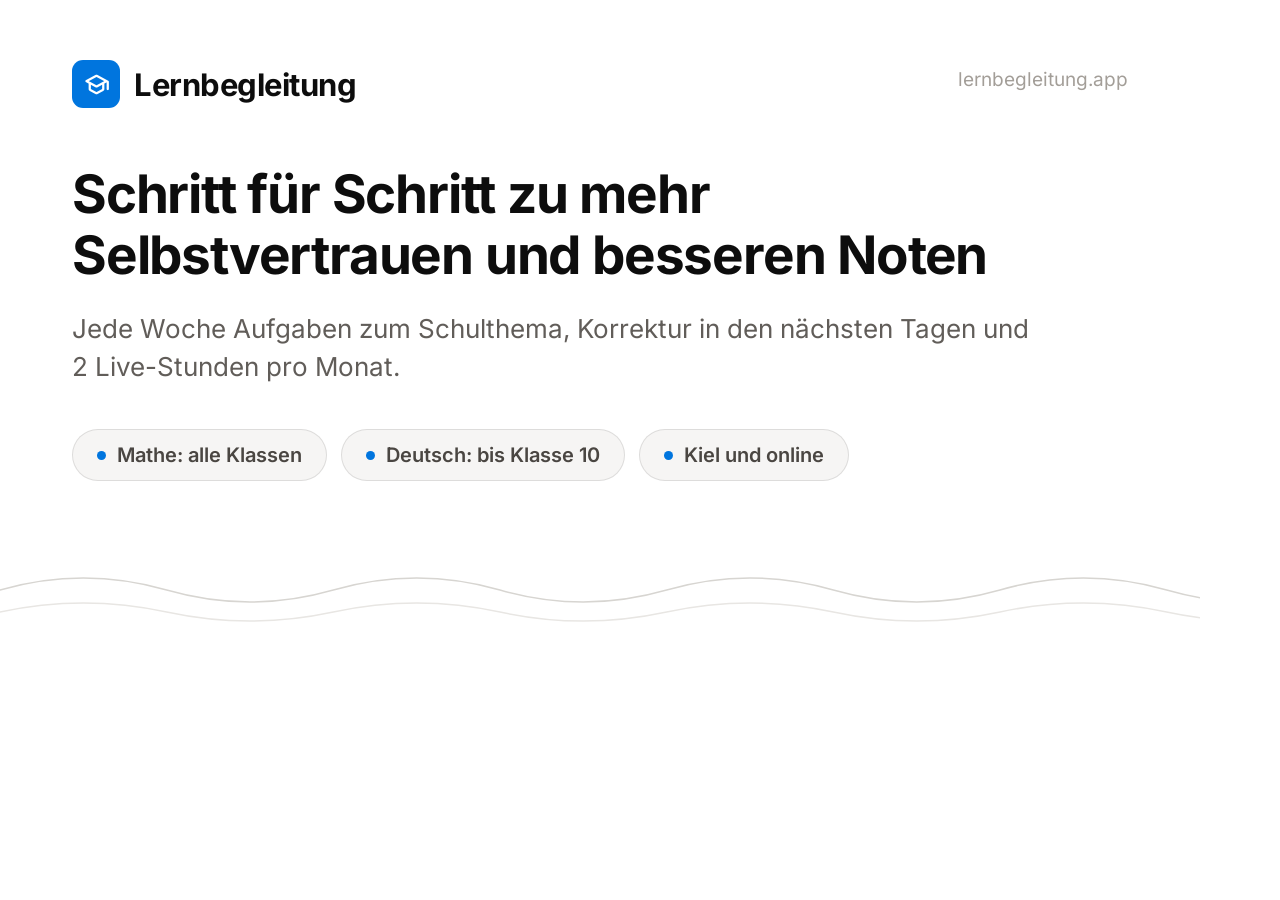
<file: Lernbegleitung-Vorschau (Quelle).html>
<!DOCTYPE html>
<html lang="de" dir="ltr">
<head>
<meta charset="UTF-8">
<title>Vorschau DE</title>
<link rel="stylesheet" href="fonts/inter.css">
<link rel="stylesheet" href="fonts/cairo.css">
<link rel="stylesheet" href="fonts/material-symbols.css">
<style>
:root{--ink:rgba(0,0,0,.95);--gray:#615d59;--gray-l:#a39e98;--warm:#f6f5f4;--blue:#0075de;--border:rgba(0,0,0,.1)}
*{box-sizing:border-box;margin:0;padding:0}
body{width:1200px;height:630px;overflow:hidden;background:#fff;color:var(--ink);
 font-family:'Inter',system-ui,sans-serif;-webkit-font-smoothing:antialiased;position:relative}
.card{position:relative;z-index:2;padding:60px 72px 0}
.logo{display:flex;align-items:center;gap:14px;font-weight:700;font-size:31px;letter-spacing:-.5px}
.logo .mark{width:48px;height:48px;border-radius:11px;background:var(--blue);color:#fff;display:flex;align-items:center;justify-content:center;flex-shrink:0}
.mi{font-family:'Material Symbols Rounded';font-weight:normal;font-style:normal;line-height:1;letter-spacing:normal;text-transform:none;display:inline-block;white-space:nowrap;direction:ltr;font-variation-settings:'FILL' 0,'wght' 400,'GRAD' 0,'opsz' 24}
.logo .mi{font-size:27px}
h1{margin-top:56px;font-size:53px;line-height:1.15;letter-spacing:-1.2px;max-width:980px}
p.sub{margin-top:24px;font-size:26px;line-height:1.45;color:var(--gray);max-width:1010px}
.chips{margin-top:44px;display:flex;gap:14px}
.chip{border:1px solid var(--border);background:var(--warm);border-radius:999px;padding:13px 24px;font-size:20px;font-weight:600;color:#4a4642;display:flex;align-items:center;gap:11px;white-space:nowrap}
.chip .dot{width:9px;height:9px;border-radius:50%;background:var(--blue);flex-shrink:0}
.domain{position:absolute;top:68px;inset-inline-end:72px;font-size:19px;color:var(--gray-l);z-index:2}
.wave{position:absolute;left:0;bottom:0;width:100%;height:74px;z-index:1}
.wave svg{display:block;width:100%;height:74px}
</style>
</head>
<body>
<div class="card">
  <div class="logo"><span class="mark"><span class="mi">school</span></span>Lernbegleitung</div>
  <h1>Schritt für Schritt zu mehr Selbstvertrauen und besseren Noten</h1>
  <p class="sub">Jede Woche Aufgaben zum Schulthema, Korrektur in den nächsten Tagen und <span style="white-space:nowrap">2 Live-Stunden</span> pro Monat.</p>
  <div class="chips">
    <span class="chip"><span class="dot"></span>Mathe: alle Klassen</span>
    <span class="chip"><span class="dot"></span>Deutsch: bis Klasse 10</span>
    <span class="chip"><span class="dot"></span>Kiel und online</span>
  </div>
</div>
<div class="domain">lernbegleitung.app</div>
<div class="wave"><svg viewBox="0 0 1440 74" preserveAspectRatio="none">
  <path d="M-400 34 q 100 -24, 200 0 t 200 0 t 200 0 t 200 0 t 200 0 t 200 0 t 200 0 t 200 0 t 200 0 t 200 0 t 200 0 t 200 0" fill="none" stroke="#d7d5d1" stroke-width="1.5"/>
  <path d="M-400 56 q 100 -18, 200 0 t 200 0 t 200 0 t 200 0 t 200 0 t 200 0 t 200 0 t 200 0 t 200 0 t 200 0 t 200 0 t 200 0" fill="none" stroke="#e8e6e3" stroke-width="1.5"/>
</svg></div>
</body>
</html>
</file>
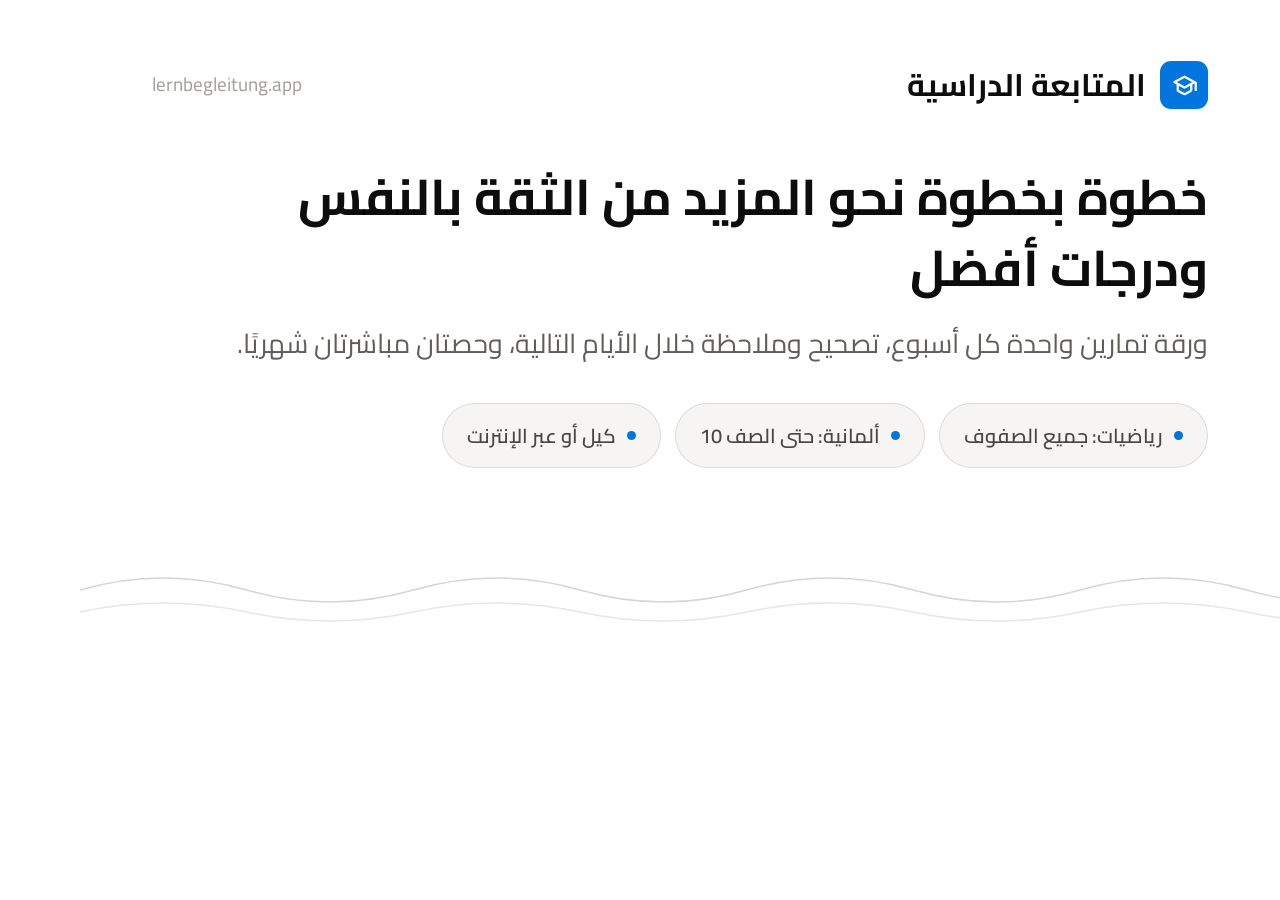
<file: Lernbegleitung-Vorschau-Arabisch (Quelle).html>
<!DOCTYPE html>
<html lang="ar" dir="rtl">
<head>
<meta charset="UTF-8">
<title>Vorschau AR</title>
<link rel="stylesheet" href="fonts/cairo.css">
<link rel="stylesheet" href="fonts/inter.css">
<link rel="stylesheet" href="fonts/material-symbols.css">
<style>
:root{--ink:rgba(0,0,0,.95);--gray:#615d59;--gray-l:#a39e98;--warm:#f6f5f4;--blue:#0075de;--border:rgba(0,0,0,.1)}
*{box-sizing:border-box;margin:0;padding:0}
body{width:1200px;height:630px;overflow:hidden;background:#fff;color:var(--ink);
 font-family:'Cairo',system-ui,sans-serif;-webkit-font-smoothing:antialiased;position:relative}
.card{position:relative;z-index:2;padding:56px 72px 0}
.logo{display:flex;align-items:center;gap:14px;font-weight:700;font-size:31px;letter-spacing:0}
.logo .mark{width:48px;height:48px;border-radius:11px;background:var(--blue);color:#fff;display:flex;align-items:center;justify-content:center;flex-shrink:0}
.mi{font-family:'Material Symbols Rounded';font-weight:normal;font-style:normal;line-height:1;letter-spacing:normal;text-transform:none;display:inline-block;white-space:nowrap;direction:ltr;font-variation-settings:'FILL' 0,'wght' 400,'GRAD' 0,'opsz' 24}
.logo .mi{font-size:27px}
h1{margin-top:48px;font-size:50px;line-height:1.42;font-weight:700;max-width:1000px}
p.sub{margin-top:18px;font-size:27px;line-height:1.6;color:var(--gray);max-width:1010px}
.chips{margin-top:38px;display:flex;gap:14px}
.chip{border:1px solid var(--border);background:var(--warm);border-radius:999px;padding:13px 24px;font-size:20px;font-weight:600;color:#4a4642;display:flex;align-items:center;gap:11px;white-space:nowrap}
.chip .dot{width:9px;height:9px;border-radius:50%;background:var(--blue);flex-shrink:0}
.domain{position:absolute;top:66px;inset-inline-end:72px;font-size:19px;color:var(--gray-l);z-index:2}
.wave{position:absolute;left:0;bottom:0;width:100%;height:74px;z-index:1}
.wave svg{display:block;width:100%;height:74px}
</style>
</head>
<body>
<div class="card">
  <div class="logo"><span class="mark"><span class="mi">school</span></span>المتابعة الدراسية</div>
  <h1>خطوة بخطوة نحو المزيد من الثقة بالنفس ودرجات أفضل</h1>
  <p class="sub">ورقة تمارين واحدة كل أسبوع، تصحيح وملاحظة خلال الأيام التالية، وحصتان مباشرتان شهريًا.</p>
  <div class="chips">
    <span class="chip"><span class="dot"></span>رياضيات: جميع الصفوف</span>
    <span class="chip"><span class="dot"></span>ألمانية: حتى الصف 10</span>
    <span class="chip"><span class="dot"></span>كيل أو عبر الإنترنت</span>
  </div>
</div>
<div class="domain">lernbegleitung.app</div>
<div class="wave"><svg viewBox="0 0 1440 74" preserveAspectRatio="none">
  <path d="M-400 34 q 100 -24, 200 0 t 200 0 t 200 0 t 200 0 t 200 0 t 200 0 t 200 0 t 200 0 t 200 0 t 200 0 t 200 0 t 200 0" fill="none" stroke="#d7d5d1" stroke-width="1.5"/>
  <path d="M-400 56 q 100 -18, 200 0 t 200 0 t 200 0 t 200 0 t 200 0 t 200 0 t 200 0 t 200 0 t 200 0 t 200 0 t 200 0 t 200 0" fill="none" stroke="#e8e6e3" stroke-width="1.5"/>
</svg></div>
</body>
</html>
</file>
<file: fonts/inter.css>
/* self-hosted */
@font-face {
  font-family: 'Inter';
  font-style: normal;
  font-weight: 400;
  font-display: swap;
  src: url(inter-400-latin-ext.woff2) format('woff2');
  unicode-range: U+0100-02BA, U+02BD-02C5, U+02C7-02CC, U+02CE-02D7, U+02DD-02FF, U+0304, U+0308, U+0329, U+1D00-1DBF, U+1E00-1E9F, U+1EF2-1EFF, U+2020, U+20A0-20AB, U+20AD-20C0, U+2113, U+2C60-2C7F, U+A720-A7FF;
}
@font-face {
  font-family: 'Inter';
  font-style: normal;
  font-weight: 400;
  font-display: swap;
  src: url(inter-400-latin.woff2) format('woff2');
  unicode-range: U+0000-00FF, U+0131, U+0152-0153, U+02BB-02BC, U+02C6, U+02DA, U+02DC, U+0304, U+0308, U+0329, U+2000-206F, U+20AC, U+2122, U+2191, U+2193, U+2212, U+2215, U+FEFF, U+FFFD;
}
@font-face {
  font-family: 'Inter';
  font-style: normal;
  font-weight: 500;
  font-display: swap;
  src: url(inter-500-latin-ext.woff2) format('woff2');
  unicode-range: U+0100-02BA, U+02BD-02C5, U+02C7-02CC, U+02CE-02D7, U+02DD-02FF, U+0304, U+0308, U+0329, U+1D00-1DBF, U+1E00-1E9F, U+1EF2-1EFF, U+2020, U+20A0-20AB, U+20AD-20C0, U+2113, U+2C60-2C7F, U+A720-A7FF;
}
@font-face {
  font-family: 'Inter';
  font-style: normal;
  font-weight: 500;
  font-display: swap;
  src: url(inter-500-latin.woff2) format('woff2');
  unicode-range: U+0000-00FF, U+0131, U+0152-0153, U+02BB-02BC, U+02C6, U+02DA, U+02DC, U+0304, U+0308, U+0329, U+2000-206F, U+20AC, U+2122, U+2191, U+2193, U+2212, U+2215, U+FEFF, U+FFFD;
}
@font-face {
  font-family: 'Inter';
  font-style: normal;
  font-weight: 600;
  font-display: swap;
  src: url(inter-600-latin-ext.woff2) format('woff2');
  unicode-range: U+0100-02BA, U+02BD-02C5, U+02C7-02CC, U+02CE-02D7, U+02DD-02FF, U+0304, U+0308, U+0329, U+1D00-1DBF, U+1E00-1E9F, U+1EF2-1EFF, U+2020, U+20A0-20AB, U+20AD-20C0, U+2113, U+2C60-2C7F, U+A720-A7FF;
}
@font-face {
  font-family: 'Inter';
  font-style: normal;
  font-weight: 600;
  font-display: swap;
  src: url(inter-600-latin.woff2) format('woff2');
  unicode-range: U+0000-00FF, U+0131, U+0152-0153, U+02BB-02BC, U+02C6, U+02DA, U+02DC, U+0304, U+0308, U+0329, U+2000-206F, U+20AC, U+2122, U+2191, U+2193, U+2212, U+2215, U+FEFF, U+FFFD;
}
@font-face {
  font-family: 'Inter';
  font-style: normal;
  font-weight: 700;
  font-display: swap;
  src: url(inter-700-latin-ext.woff2) format('woff2');
  unicode-range: U+0100-02BA, U+02BD-02C5, U+02C7-02CC, U+02CE-02D7, U+02DD-02FF, U+0304, U+0308, U+0329, U+1D00-1DBF, U+1E00-1E9F, U+1EF2-1EFF, U+2020, U+20A0-20AB, U+20AD-20C0, U+2113, U+2C60-2C7F, U+A720-A7FF;
}
@font-face {
  font-family: 'Inter';
  font-style: normal;
  font-weight: 700;
  font-display: swap;
  src: url(inter-700-latin.woff2) format('woff2');
  unicode-range: U+0000-00FF, U+0131, U+0152-0153, U+02BB-02BC, U+02C6, U+02DA, U+02DC, U+0304, U+0308, U+0329, U+2000-206F, U+20AC, U+2122, U+2191, U+2193, U+2212, U+2215, U+FEFF, U+FFFD;
}
</file>
<file: fonts/cairo.css>
/* self-hosted */
@font-face {
  font-family: 'Cairo';
  font-style: normal;
  font-weight: 400;
  font-display: swap;
  src: url(cairo-400-arabic.woff2) format('woff2');
  unicode-range: U+0600-06FF, U+0750-077F, U+0870-088E, U+0890-0891, U+0897-08E1, U+08E3-08FF, U+200C-200E, U+2010-2011, U+204F, U+2E41, U+FB50-FDFF, U+FE70-FE74, U+FE76-FEFC, U+102E0-102FB, U+10E60-10E7E, U+10EC2-10EC4, U+10EFC-10EFF, U+1EE00-1EE03, U+1EE05-1EE1F, U+1EE21-1EE22, U+1EE24, U+1EE27, U+1EE29-1EE32, U+1EE34-1EE37, U+1EE39, U+1EE3B, U+1EE42, U+1EE47, U+1EE49, U+1EE4B, U+1EE4D-1EE4F, U+1EE51-1EE52, U+1EE54, U+1EE57, U+1EE59, U+1EE5B, U+1EE5D, U+1EE5F, U+1EE61-1EE62, U+1EE64, U+1EE67-1EE6A, U+1EE6C-1EE72, U+1EE74-1EE77, U+1EE79-1EE7C, U+1EE7E, U+1EE80-1EE89, U+1EE8B-1EE9B, U+1EEA1-1EEA3, U+1EEA5-1EEA9, U+1EEAB-1EEBB, U+1EEF0-1EEF1;
}
@font-face {
  font-family: 'Cairo';
  font-style: normal;
  font-weight: 400;
  font-display: swap;
  src: url(cairo-400-latin-ext.woff2) format('woff2');
  unicode-range: U+0100-02BA, U+02BD-02C5, U+02C7-02CC, U+02CE-02D7, U+02DD-02FF, U+0304, U+0308, U+0329, U+1D00-1DBF, U+1E00-1E9F, U+1EF2-1EFF, U+2020, U+20A0-20AB, U+20AD-20C0, U+2113, U+2C60-2C7F, U+A720-A7FF;
}
@font-face {
  font-family: 'Cairo';
  font-style: normal;
  font-weight: 400;
  font-display: swap;
  src: url(cairo-400-latin.woff2) format('woff2');
  unicode-range: U+0000-00FF, U+0131, U+0152-0153, U+02BB-02BC, U+02C6, U+02DA, U+02DC, U+0304, U+0308, U+0329, U+2000-206F, U+20AC, U+2122, U+2191, U+2193, U+2212, U+2215, U+FEFF, U+FFFD;
}
@font-face {
  font-family: 'Cairo';
  font-style: normal;
  font-weight: 500;
  font-display: swap;
  src: url(cairo-500-arabic.woff2) format('woff2');
  unicode-range: U+0600-06FF, U+0750-077F, U+0870-088E, U+0890-0891, U+0897-08E1, U+08E3-08FF, U+200C-200E, U+2010-2011, U+204F, U+2E41, U+FB50-FDFF, U+FE70-FE74, U+FE76-FEFC, U+102E0-102FB, U+10E60-10E7E, U+10EC2-10EC4, U+10EFC-10EFF, U+1EE00-1EE03, U+1EE05-1EE1F, U+1EE21-1EE22, U+1EE24, U+1EE27, U+1EE29-1EE32, U+1EE34-1EE37, U+1EE39, U+1EE3B, U+1EE42, U+1EE47, U+1EE49, U+1EE4B, U+1EE4D-1EE4F, U+1EE51-1EE52, U+1EE54, U+1EE57, U+1EE59, U+1EE5B, U+1EE5D, U+1EE5F, U+1EE61-1EE62, U+1EE64, U+1EE67-1EE6A, U+1EE6C-1EE72, U+1EE74-1EE77, U+1EE79-1EE7C, U+1EE7E, U+1EE80-1EE89, U+1EE8B-1EE9B, U+1EEA1-1EEA3, U+1EEA5-1EEA9, U+1EEAB-1EEBB, U+1EEF0-1EEF1;
}
@font-face {
  font-family: 'Cairo';
  font-style: normal;
  font-weight: 500;
  font-display: swap;
  src: url(cairo-500-latin-ext.woff2) format('woff2');
  unicode-range: U+0100-02BA, U+02BD-02C5, U+02C7-02CC, U+02CE-02D7, U+02DD-02FF, U+0304, U+0308, U+0329, U+1D00-1DBF, U+1E00-1E9F, U+1EF2-1EFF, U+2020, U+20A0-20AB, U+20AD-20C0, U+2113, U+2C60-2C7F, U+A720-A7FF;
}
@font-face {
  font-family: 'Cairo';
  font-style: normal;
  font-weight: 500;
  font-display: swap;
  src: url(cairo-500-latin.woff2) format('woff2');
  unicode-range: U+0000-00FF, U+0131, U+0152-0153, U+02BB-02BC, U+02C6, U+02DA, U+02DC, U+0304, U+0308, U+0329, U+2000-206F, U+20AC, U+2122, U+2191, U+2193, U+2212, U+2215, U+FEFF, U+FFFD;
}
@font-face {
  font-family: 'Cairo';
  font-style: normal;
  font-weight: 600;
  font-display: swap;
  src: url(cairo-600-arabic.woff2) format('woff2');
  unicode-range: U+0600-06FF, U+0750-077F, U+0870-088E, U+0890-0891, U+0897-08E1, U+08E3-08FF, U+200C-200E, U+2010-2011, U+204F, U+2E41, U+FB50-FDFF, U+FE70-FE74, U+FE76-FEFC, U+102E0-102FB, U+10E60-10E7E, U+10EC2-10EC4, U+10EFC-10EFF, U+1EE00-1EE03, U+1EE05-1EE1F, U+1EE21-1EE22, U+1EE24, U+1EE27, U+1EE29-1EE32, U+1EE34-1EE37, U+1EE39, U+1EE3B, U+1EE42, U+1EE47, U+1EE49, U+1EE4B, U+1EE4D-1EE4F, U+1EE51-1EE52, U+1EE54, U+1EE57, U+1EE59, U+1EE5B, U+1EE5D, U+1EE5F, U+1EE61-1EE62, U+1EE64, U+1EE67-1EE6A, U+1EE6C-1EE72, U+1EE74-1EE77, U+1EE79-1EE7C, U+1EE7E, U+1EE80-1EE89, U+1EE8B-1EE9B, U+1EEA1-1EEA3, U+1EEA5-1EEA9, U+1EEAB-1EEBB, U+1EEF0-1EEF1;
}
@font-face {
  font-family: 'Cairo';
  font-style: normal;
  font-weight: 600;
  font-display: swap;
  src: url(cairo-600-latin-ext.woff2) format('woff2');
  unicode-range: U+0100-02BA, U+02BD-02C5, U+02C7-02CC, U+02CE-02D7, U+02DD-02FF, U+0304, U+0308, U+0329, U+1D00-1DBF, U+1E00-1E9F, U+1EF2-1EFF, U+2020, U+20A0-20AB, U+20AD-20C0, U+2113, U+2C60-2C7F, U+A720-A7FF;
}
@font-face {
  font-family: 'Cairo';
  font-style: normal;
  font-weight: 600;
  font-display: swap;
  src: url(cairo-600-latin.woff2) format('woff2');
  unicode-range: U+0000-00FF, U+0131, U+0152-0153, U+02BB-02BC, U+02C6, U+02DA, U+02DC, U+0304, U+0308, U+0329, U+2000-206F, U+20AC, U+2122, U+2191, U+2193, U+2212, U+2215, U+FEFF, U+FFFD;
}
@font-face {
  font-family: 'Cairo';
  font-style: normal;
  font-weight: 700;
  font-display: swap;
  src: url(cairo-700-arabic.woff2) format('woff2');
  unicode-range: U+0600-06FF, U+0750-077F, U+0870-088E, U+0890-0891, U+0897-08E1, U+08E3-08FF, U+200C-200E, U+2010-2011, U+204F, U+2E41, U+FB50-FDFF, U+FE70-FE74, U+FE76-FEFC, U+102E0-102FB, U+10E60-10E7E, U+10EC2-10EC4, U+10EFC-10EFF, U+1EE00-1EE03, U+1EE05-1EE1F, U+1EE21-1EE22, U+1EE24, U+1EE27, U+1EE29-1EE32, U+1EE34-1EE37, U+1EE39, U+1EE3B, U+1EE42, U+1EE47, U+1EE49, U+1EE4B, U+1EE4D-1EE4F, U+1EE51-1EE52, U+1EE54, U+1EE57, U+1EE59, U+1EE5B, U+1EE5D, U+1EE5F, U+1EE61-1EE62, U+1EE64, U+1EE67-1EE6A, U+1EE6C-1EE72, U+1EE74-1EE77, U+1EE79-1EE7C, U+1EE7E, U+1EE80-1EE89, U+1EE8B-1EE9B, U+1EEA1-1EEA3, U+1EEA5-1EEA9, U+1EEAB-1EEBB, U+1EEF0-1EEF1;
}
@font-face {
  font-family: 'Cairo';
  font-style: normal;
  font-weight: 700;
  font-display: swap;
  src: url(cairo-700-latin-ext.woff2) format('woff2');
  unicode-range: U+0100-02BA, U+02BD-02C5, U+02C7-02CC, U+02CE-02D7, U+02DD-02FF, U+0304, U+0308, U+0329, U+1D00-1DBF, U+1E00-1E9F, U+1EF2-1EFF, U+2020, U+20A0-20AB, U+20AD-20C0, U+2113, U+2C60-2C7F, U+A720-A7FF;
}
@font-face {
  font-family: 'Cairo';
  font-style: normal;
  font-weight: 700;
  font-display: swap;
  src: url(cairo-700-latin.woff2) format('woff2');
  unicode-range: U+0000-00FF, U+0131, U+0152-0153, U+02BB-02BC, U+02C6, U+02DA, U+02DC, U+0304, U+0308, U+0329, U+2000-206F, U+20AC, U+2122, U+2191, U+2193, U+2212, U+2215, U+FEFF, U+FFFD;
}
</file>
<file: fonts/material-symbols.css>
/* self-hosted */
@font-face {
  font-family: 'Material Symbols Rounded';
  font-style: normal;
  font-weight: 400;
  font-display: swap;
  src: url(material-symbols-400-fallback.woff2) format('woff2');
}
</file>
